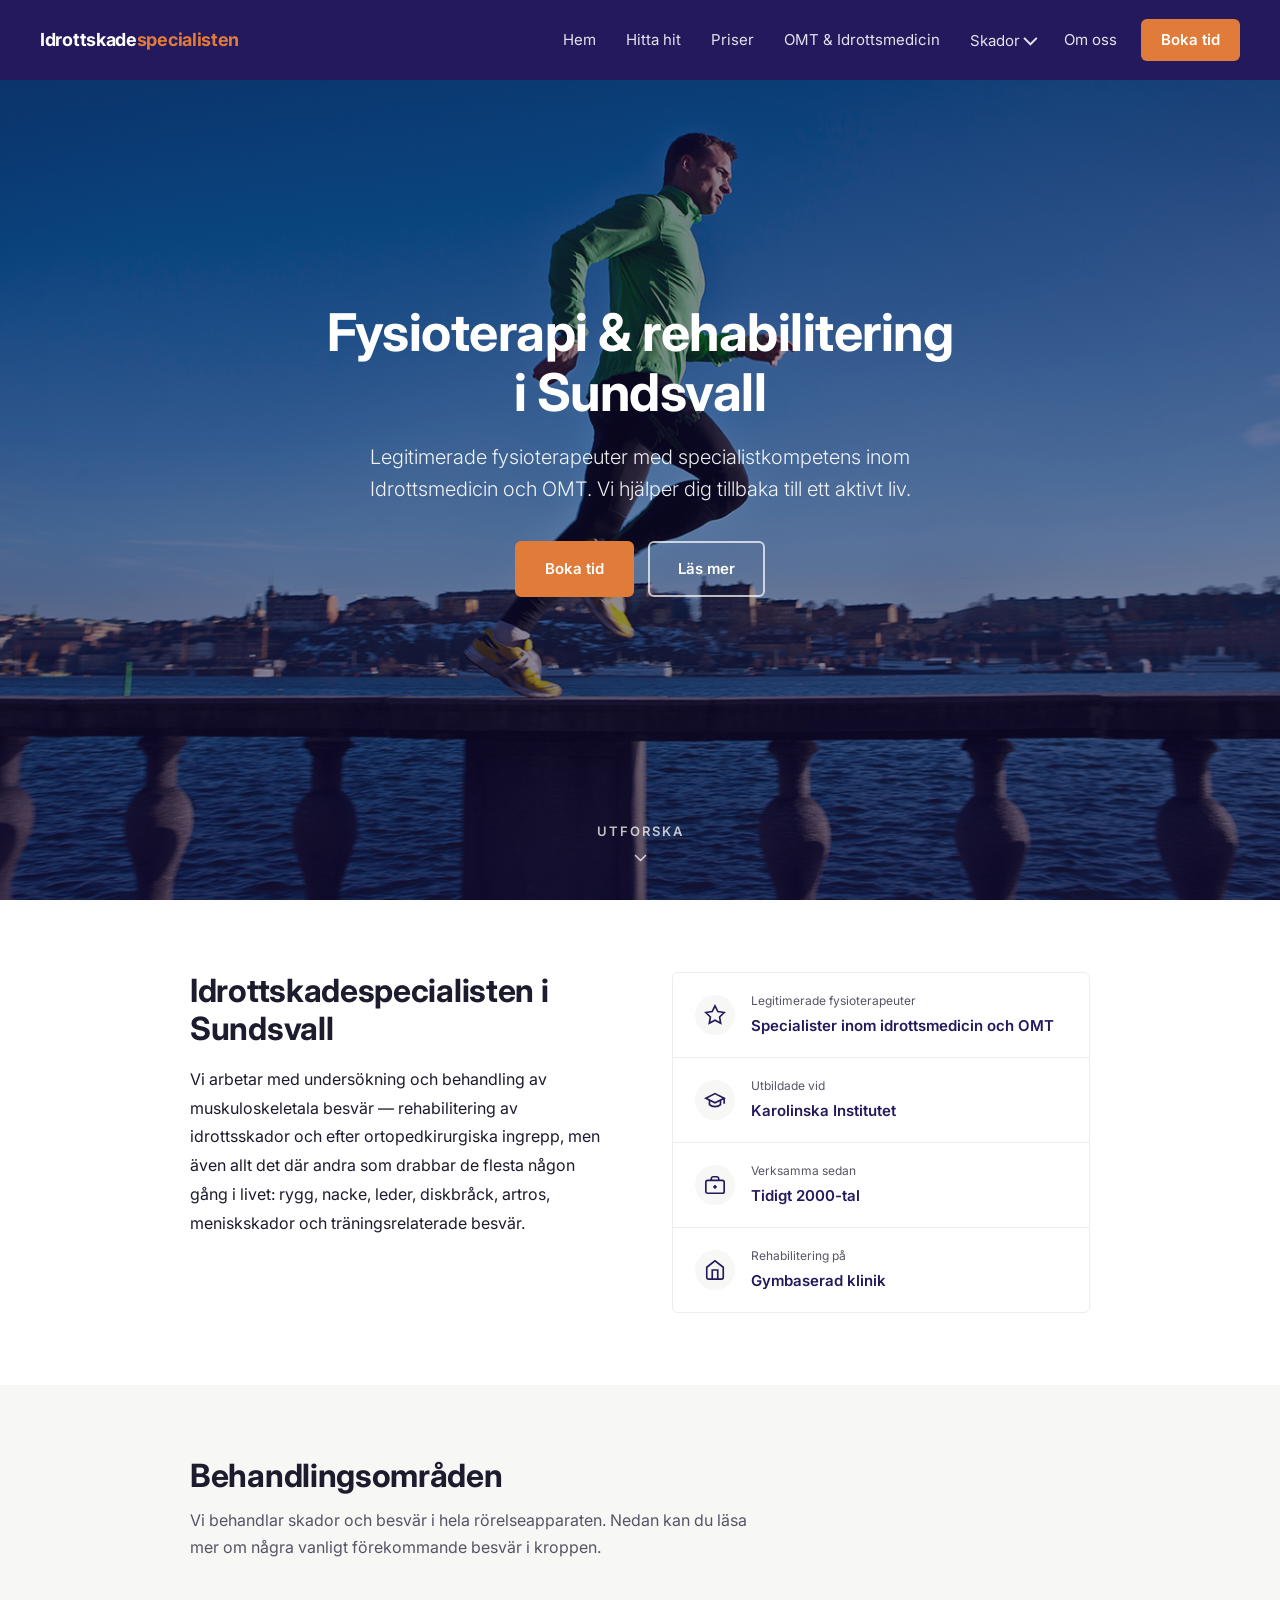
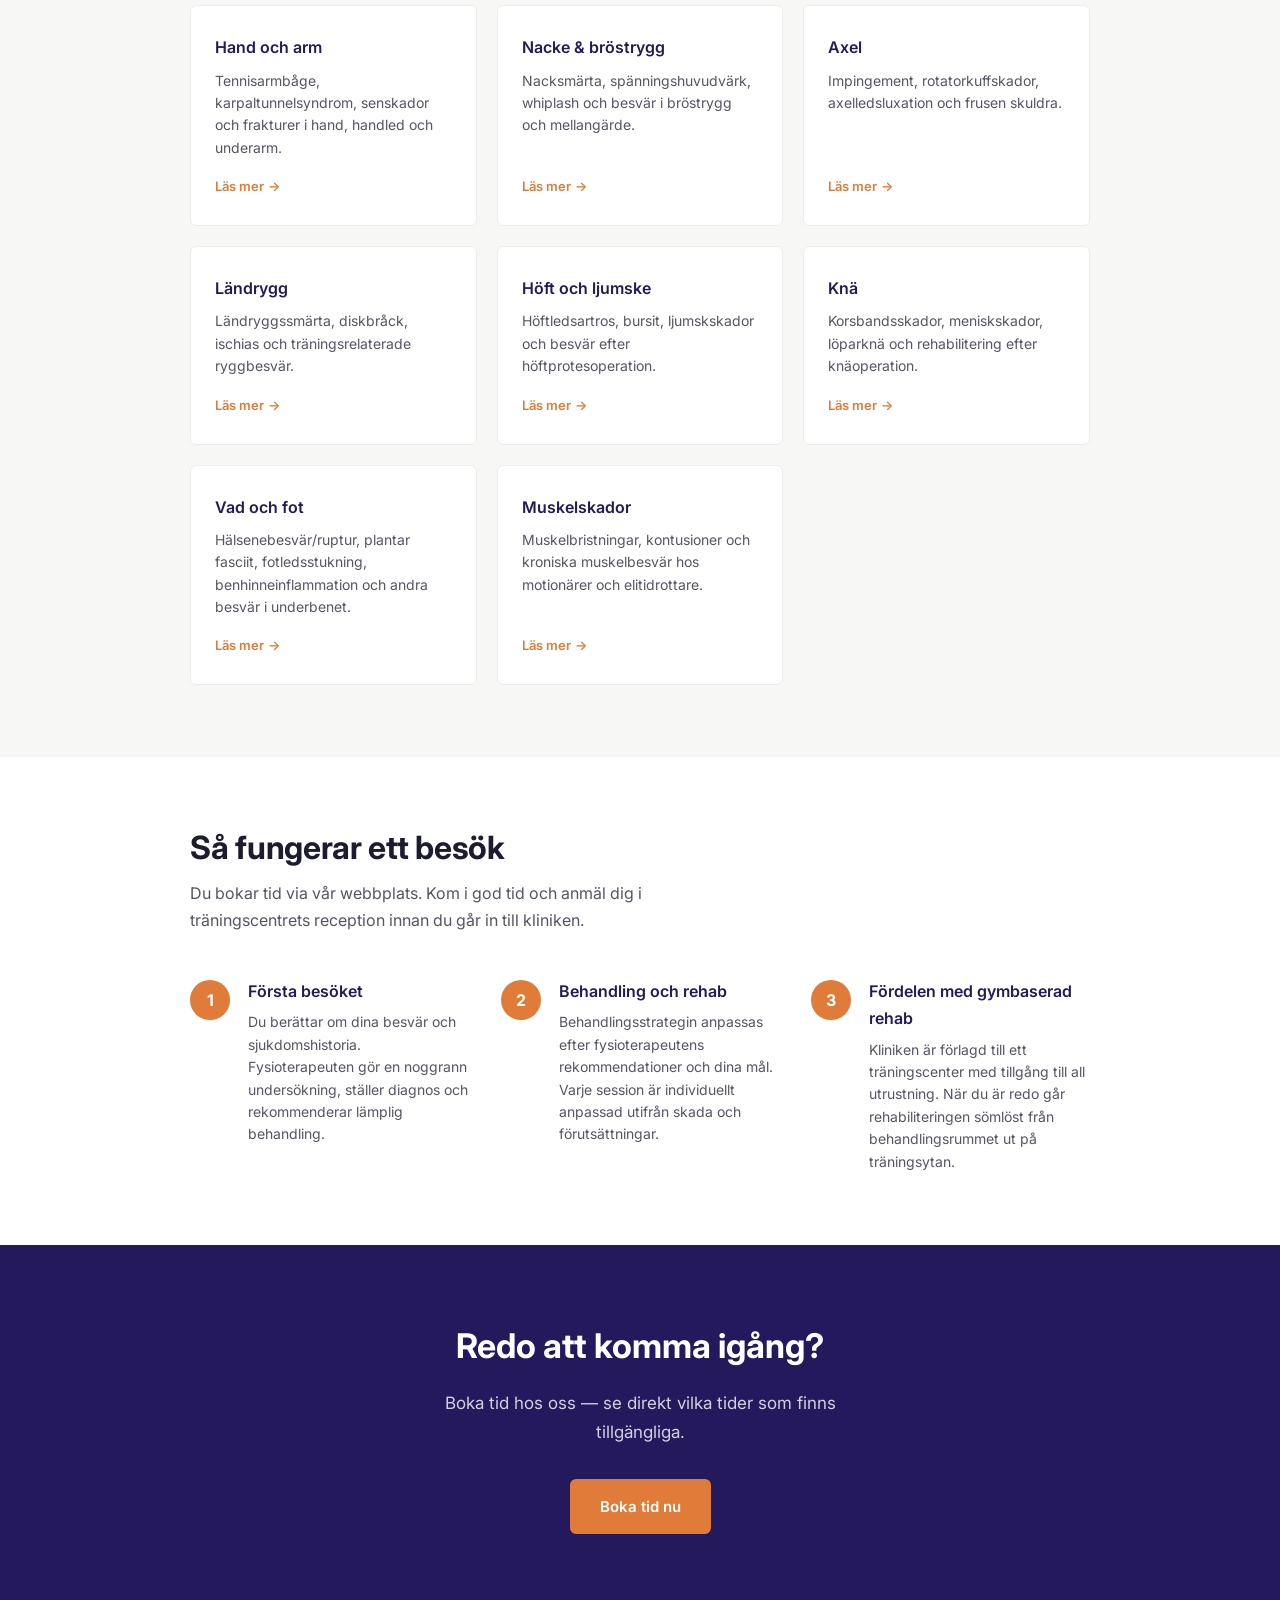
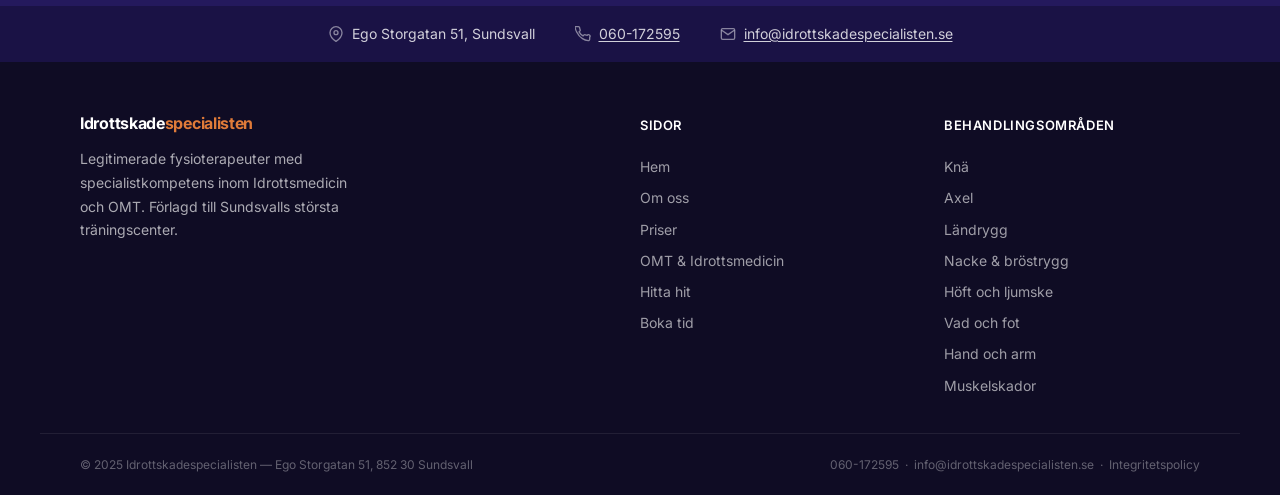
<file: index.html>
﻿<!DOCTYPE html>
<html lang="sv">
<head>
  <meta charset="UTF-8">
  <meta name="viewport" content="width=device-width, initial-scale=1.0">
  <title>Idrottskadespecialisten – Fysioterapi &amp; Rehab i Sundsvall</title>
  <meta name="description" content="Legitimerade fysioterapeuter med specialistkompetens inom Idrottsmedicin och OMT. Vi behandlar muskuloskeletala besvär, idrottsskador och rehabiliterar efter operation. Boka tid i Sundsvall.">
  <link rel="canonical" href="https://idrottskadespecialisten.se/">
  <meta property="og:title" content="Idrottskadespecialisten – Fysioterapi &amp; Rehab i Sundsvall">
  <meta property="og:description" content="Legitimerade fysioterapeuter med specialistkompetens inom Idrottsmedicin och OMT. Boka tid i Sundsvall.">
  <meta property="og:type" content="website">
  <meta property="og:url" content="https://idrottskadespecialisten.se/">
  <meta property="og:locale" content="sv_SE">
  <meta property="og:image" content="https://idrottskadespecialisten.se/images/logo.png">
  <link rel="icon" type="image/png" href="images/favicon.png">
  <link rel="preconnect" href="https://fonts.googleapis.com">
  <link rel="preconnect" href="https://fonts.gstatic.com" crossorigin>
  <link href="https://fonts.googleapis.com/css2?family=Inter:wght@300;400;600;700&display=swap" rel="stylesheet">
  <link rel="stylesheet" href="css/style.css">
  <script type="application/ld+json">
  {
    "@context": "https://schema.org",
    "@type": "MedicalBusiness",
    "name": "Idrottskadespecialisten",
    "description": "Fysioterapi, rehabilitering och behandling av idrottsskador och muskuloskeletala besvär i Sundsvall",
    "url": "https://idrottskadespecialisten.se",
    "telephone": "060-172595",
    "email": "info@idrottskadespecialisten.se",
    "address": {
      "@type": "PostalAddress",
      "streetAddress": "Ego Storgatan 51",
      "addressLocality": "Sundsvall",
      "postalCode": "852 30",
      "addressCountry": "SE"
    },
    "medicalSpecialty": ["Physiotherapy", "Sports Medicine"],
    "employee": [
      {
        "@type": "Person",
        "name": "Tobias Rollne",
        "jobTitle": "Legitimerad fysioterapeut, specialist Idrottsmedicin & OMT"
      },
      {
        "@type": "Person",
        "name": "Beatrice Rollne",
        "jobTitle": "Legitimerad fysioterapeut, specialist Idrottsmedicin & OMT"
      }
    ]
  }
  </script>
</head>
<body>

<a class="skip-link" href="#main">Hoppa till innehåll</a>

<!-- ===================== HEADER / NAV ===================== -->
<header class="site-header">
  <div class="nav-inner">
    <a href="/" class="site-logo">Idrottskade<span>specialisten</span></a>

    <nav aria-label="Huvudmeny">
      <ul class="nav-list">
        <li><a href="/">Hem</a></li>
        <li><a href="/hitta-hit/">Hitta hit</a></li>
        <li><a href="/priser/">Priser</a></li>
        <li><a href="/omt-idrottsmedicin/">OMT &amp; Idrottsmedicin</a></li>
        <li class="has-dropdown">
          <button aria-expanded="false" aria-haspopup="true">
            Skador <span class="chevron" aria-hidden="true"></span>
          </button>
          <ul class="dropdown" role="menu">
            <li><a href="/hand-arm/" role="menuitem">Hand och arm</a></li>
            <li><a href="/nacke/" role="menuitem">Nacke &amp; bröstrygg</a></li>
            <li><a href="/axel/" role="menuitem">Axel</a></li>
            <li><a href="/landrygg/" role="menuitem">Ländrygg</a></li>
            <li><a href="/hoft-ljumske/" role="menuitem">Höft och ljumske</a></li>
            <li><a href="/knaled/" role="menuitem">Knä</a></li>
            <li><a href="/vad-fot/" role="menuitem">Vad och fot</a></li>
            <li><a href="/muskelskador/" role="menuitem">Muskelskador</a></li>
          </ul>
        </li>
        <li><a href="/om-oss/">Om oss</a></li>
        <li><a href="/bokning/" class="nav-book">Boka tid</a></li>
      </ul>
    </nav>

    <button class="nav-toggle" id="nav-toggle" aria-label="Öppna meny" aria-expanded="false" aria-controls="nav-mobile">
      <span></span><span></span><span></span>
    </button>
  </div>
</header>

<!-- Mobile nav -->
<nav id="nav-mobile" class="nav-mobile" aria-label="Mobilmeny">
  <a href="/">Hem</a>
  <a href="/hitta-hit/">Hitta hit</a>
  <a href="/priser/">Priser</a>
  <a href="/omt-idrottsmedicin/">OMT &amp; Idrottsmedicin</a>
  <div class="sub-group">
    <a href="/hand-arm/">Hand och arm</a>
    <a href="/nacke/">Nacke &amp; bröstrygg</a>
    <a href="/axel/">Axel</a>
    <a href="/landrygg/">Ländrygg</a>
    <a href="/hoft-ljumske/">Höft och ljumske</a>
    <a href="/knaled/">Knä</a>
    <a href="/vad-fot/">Vad och fot</a>
    <a href="/muskelskador/">Muskelskador</a>
  </div>
  <a href="/om-oss/">Om oss</a>
  <a href="/bokning/" class="book-mobile">Boka tid</a>
</nav>

<!-- ===================== HERO ===================== -->
<section class="hero" aria-label="Välkommen">
  <div class="hero-content">
    <h1>Fysioterapi &amp; rehabilitering i Sundsvall</h1>
    <p>Legitimerade fysioterapeuter med specialistkompetens inom Idrottsmedicin och OMT. Vi hjälper dig tillbaka till ett aktivt liv.</p>
    <div class="hero-actions">
      <a href="/bokning/" class="btn btn-primary">Boka tid</a>
      <a href="#main" class="btn btn-outline">Läs mer</a>
    </div>
  </div>
  <div class="hero-scroll" aria-hidden="true">
    <span>Utforska</span>
    <svg width="20" height="20" viewBox="0 0 24 24" fill="none" stroke="currentColor" stroke-width="2" stroke-linecap="round" stroke-linejoin="round"><polyline points="6 9 12 15 18 9"></polyline></svg>
  </div>
</section>

<!-- ===================== MAIN ===================== -->
<main id="main">

  <!-- Intro -->
  <section class="section" aria-labelledby="intro-heading">
    <div class="container">
      <div class="intro-layout">

        <div class="intro-text">
          <h2 class="section-heading" id="intro-heading">Idrottskadespecialisten i Sundsvall</h2>
          <div class="prose">
            <p>Vi arbetar med undersökning och behandling av muskuloskeletala besvär — rehabilitering av idrottsskador och efter ortopedkirurgiska ingrepp, men även allt det där andra som drabbar de flesta någon gång i livet: rygg, nacke, leder, diskbråck, artros, meniskskador och träningsrelaterade besvär.</p>
          </div>
        </div>

        <div class="intro-credentials">
          <div class="credential">
            <div class="credential-icon" aria-hidden="true">
              <svg width="22" height="22" viewBox="0 0 24 24" fill="none" stroke="currentColor" stroke-width="1.8"><path d="M12 2l3.09 6.26L22 9.27l-5 4.87 1.18 6.88L12 17.77l-6.18 3.25L7 14.14 2 9.27l6.91-1.01L12 2z"/></svg>
            </div>
            <div>
              <p class="credential-label">Legitimerade fysioterapeuter</p>
              <p class="credential-value">Specialister inom idrottsmedicin och OMT</p>
            </div>
          </div>
          <div class="credential">
            <div class="credential-icon" aria-hidden="true">
              <svg width="22" height="22" viewBox="0 0 24 24" fill="none" stroke="currentColor" stroke-width="1.8"><path d="M22 10v6M2 10l10-5 10 5-10 5z"/><path d="M6 12v5c3 3 9 3 12 0v-5"/></svg>
            </div>
            <div>
              <p class="credential-label">Utbildade vid</p>
              <p class="credential-value">Karolinska Institutet</p>
            </div>
          </div>
          <div class="credential">
            <div class="credential-icon" aria-hidden="true">
              <svg width="22" height="22" viewBox="0 0 24 24" fill="none" stroke="currentColor" stroke-width="1.8"><rect x="2" y="7" width="20" height="14" rx="2"/><path d="M16 7V5a2 2 0 00-2-2h-4a2 2 0 00-2 2v2"/><line x1="12" y1="12" x2="12" y2="16"/><line x1="10" y1="14" x2="14" y2="14"/></svg>
            </div>
            <div>
              <p class="credential-label">Verksamma sedan</p>
              <p class="credential-value">Tidigt 2000-tal</p>
            </div>
          </div>
          <div class="credential">
            <div class="credential-icon" aria-hidden="true">
              <svg width="22" height="22" viewBox="0 0 24 24" fill="none" stroke="currentColor" stroke-width="1.8"><path d="M3 9l9-7 9 7v11a2 2 0 01-2 2H5a2 2 0 01-2-2z"/><polyline points="9 22 9 12 15 12 15 22"/></svg>
            </div>
            <div>
              <p class="credential-label">Rehabilitering på</p>
              <p class="credential-value">Gymbaserad klinik</p>
            </div>
          </div>
        </div>

      </div>
    </div>
  </section>

  <!-- Treatment areas -->
  <section class="section section-alt" aria-labelledby="skador-heading">
    <div class="container">
      <h2 class="section-heading" id="skador-heading">Behandlingsområden</h2>
      <p class="section-sub">Vi behandlar skador och besvär i hela rörelseapparaten. Nedan kan du läsa mer om några vanligt förekommande besvär i kroppen.</p>
      <div class="cards-grid">
        <a href="/hand-arm/" class="card">
          <h3>Hand och arm</h3>
          <p>Tennisarmbåge, karpaltunnelsyndrom, senskador och frakturer i hand, handled och underarm.</p>
          <span class="card-arrow">Läs mer</span>
        </a>
        <a href="/nacke/" class="card">
          <h3>Nacke &amp; bröstrygg</h3>
          <p>Nacksmärta, spänningshuvudvärk, whiplash och besvär i bröstrygg och mellangärde.</p>
          <span class="card-arrow">Läs mer</span>
        </a>
        <a href="/axel/" class="card">
          <h3>Axel</h3>
          <p>Impingement, rotatorkuffskador, axelledsluxation och frusen skuldra.</p>
          <span class="card-arrow">Läs mer</span>
        </a>
        <a href="/landrygg/" class="card">
          <h3>Ländrygg</h3>
          <p>Ländryggssmärta, diskbråck, ischias och träningsrelaterade ryggbesvär.</p>
          <span class="card-arrow">Läs mer</span>
        </a>
        <a href="/hoft-ljumske/" class="card">
          <h3>Höft och ljumske</h3>
          <p>Höftledsartros, bursit, ljumskskador och besvär efter höftprotesoperation.</p>
          <span class="card-arrow">Läs mer</span>
        </a>
        <a href="/knaled/" class="card">
          <h3>Knä</h3>
          <p>Korsbandsskador, meniskskador, löparknä och rehabilitering efter knäoperation.</p>
          <span class="card-arrow">Läs mer</span>
        </a>
        <a href="/vad-fot/" class="card">
          <h3>Vad och fot</h3>
          <p>Hälsenebesvär/ruptur, plantar fasciit, fotledsstukning, benhinneinflammation och andra besvär i underbenet.</p>
          <span class="card-arrow">Läs mer</span>
        </a>
        <a href="/muskelskador/" class="card">
          <h3>Muskelskador</h3>
          <p>Muskelbristningar, kontusioner och kroniska muskelbesvär hos motionärer och elitidrottare.</p>
          <span class="card-arrow">Läs mer</span>
        </a>
      </div>
    </div>
  </section>

  <!-- How a visit works -->
  <section class="section" aria-labelledby="besok-heading">
    <div class="container">
      <h2 class="section-heading" id="besok-heading">Så fungerar ett besök</h2>
      <p class="section-sub">Du bokar tid via vår webbplats. Kom i god tid och anmäl dig i träningscentrets reception innan du går in till kliniken.</p>
      <div class="steps">
        <div class="step">
          <div class="step-num" aria-hidden="true">1</div>
          <div class="step-body">
            <h3>Första besöket</h3>
            <p>Du berättar om dina besvär och sjukdomshistoria. Fysioterapeuten gör en noggrann undersökning, ställer diagnos och rekommenderar lämplig behandling.</p>
          </div>
        </div>
        <div class="step">
          <div class="step-num" aria-hidden="true">2</div>
          <div class="step-body">
            <h3>Behandling och rehab</h3>
            <p>Behandlingsstrategin anpassas efter fysioterapeutens rekommendationer och dina mål. Varje session är individuellt anpassad utifrån skada och förutsättningar.</p>
          </div>
        </div>
        <div class="step">
          <div class="step-num" aria-hidden="true">3</div>
          <div class="step-body">
            <h3>Fördelen med gymbaserad rehab</h3>
            <p>Kliniken är förlagd till ett träningscenter med tillgång till all utrustning. När du är redo går rehabiliteringen sömlöst från behandlingsrummet ut på träningsytan.</p>
          </div>
        </div>
      </div>
    </div>
  </section>

  <!-- CTA -->
  <section class="cta-banner" aria-labelledby="cta-heading">
    <h2 id="cta-heading">Redo att komma igång?</h2>
    <p>Boka tid hos oss — se direkt vilka tider som finns tillgängliga.</p>
    <a href="/bokning/" class="btn btn-primary">Boka tid nu</a>
  </section>

</main>

<!-- ===================== INFO STRIP ===================== -->
<div class="info-strip" aria-label="Kontaktinformation">
  <div class="info-item">
    <svg width="16" height="16" viewBox="0 0 24 24" fill="none" stroke="currentColor" stroke-width="2" aria-hidden="true"><path d="M21 10c0 7-9 13-9 13s-9-6-9-13a9 9 0 0118 0z"/><circle cx="12" cy="10" r="3"/></svg>
    Ego Storgatan 51, Sundsvall
  </div>
  <div class="info-item">
    <svg width="16" height="16" viewBox="0 0 24 24" fill="none" stroke="currentColor" stroke-width="2" aria-hidden="true"><path d="M22 16.92v3a2 2 0 01-2.18 2 19.79 19.79 0 01-8.63-3.07A19.5 19.5 0 013.07 9.8a19.79 19.79 0 01-3.07-8.68A2 2 0 012 .99h3a2 2 0 012 1.72c.127.96.361 1.903.7 2.81a2 2 0 01-.45 2.11L6.09 8.91a16 16 0 006 6l1.27-1.27a2 2 0 012.11-.45c.907.339 1.85.573 2.81.7A2 2 0 0122 16.92z"/></svg>
    <a href="tel:060172595">060-172595</a>
  </div>
  <div class="info-item">
    <svg width="16" height="16" viewBox="0 0 24 24" fill="none" stroke="currentColor" stroke-width="2" aria-hidden="true"><path d="M4 4h16c1.1 0 2 .9 2 2v12c0 1.1-.9 2-2 2H4c-1.1 0-2-.9-2-2V6c0-1.1.9-2 2-2z"/><polyline points="22,6 12,13 2,6"/></svg>
    <a href="mailto:info@idrottskadespecialisten.se">info@idrottskadespecialisten.se</a>
  </div>
</div>

<!-- ===================== FOOTER ===================== -->
<footer class="site-footer">
  <div class="footer-inner">
    <div class="footer-brand">
      <span class="site-logo">Idrottskade<span>specialisten</span></span>
      <p>Legitimerade fysioterapeuter med specialistkompetens inom Idrottsmedicin och OMT. Förlagd till Sundsvalls största träningscenter.</p>
    </div>
    <div class="footer-col">
      <h4>Sidor</h4>
      <a href="/">Hem</a>
      <a href="/om-oss/">Om oss</a>
      <a href="/priser/">Priser</a>
      <a href="/omt-idrottsmedicin/">OMT &amp; Idrottsmedicin</a>
      <a href="/hitta-hit/">Hitta hit</a>
      <a href="/bokning/">Boka tid</a>
    </div>
    <div class="footer-col">
      <h4>Behandlingsområden</h4>
      <a href="/knaled/">Knä</a>
      <a href="/axel/">Axel</a>
      <a href="/landrygg/">Ländrygg</a>
      <a href="/nacke/">Nacke &amp; bröstrygg</a>
      <a href="/hoft-ljumske/">Höft och ljumske</a>
      <a href="/vad-fot/">Vad och fot</a>
      <a href="/hand-arm/">Hand och arm</a>
      <a href="/muskelskador/">Muskelskador</a>
    </div>
  </div>
  <div class="footer-bottom">
    <span>&copy; 2025 Idrottskadespecialisten &mdash; Ego Storgatan 51, 852 30 Sundsvall</span>
    <span><a href="tel:060172595">060-172595</a> &nbsp;&middot;&nbsp; <a href="mailto:info@idrottskadespecialisten.se">info@idrottskadespecialisten.se</a> &nbsp;&middot;&nbsp; <a href="/integritetspolicy/">Integritetspolicy</a></span>
  </div>
</footer>

<script src="js/main.js"></script>
</body>
</html>
</file>
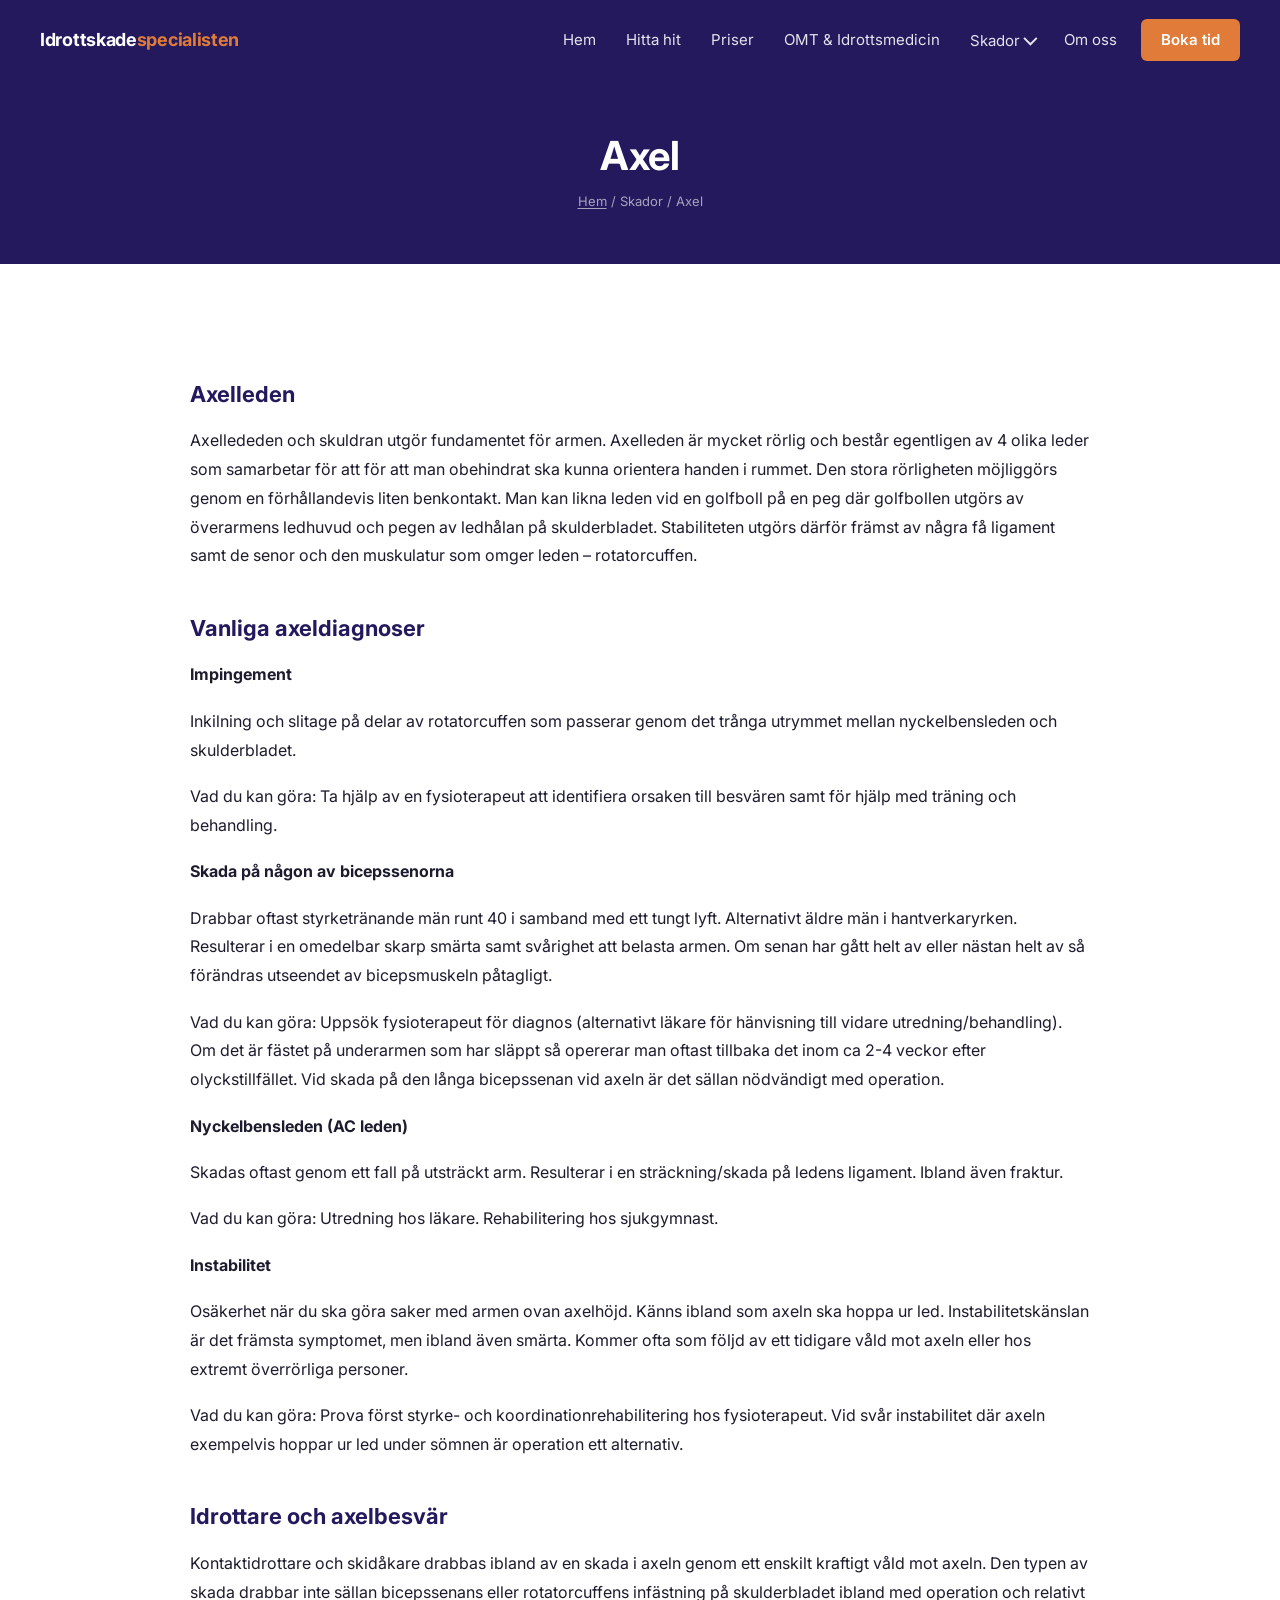
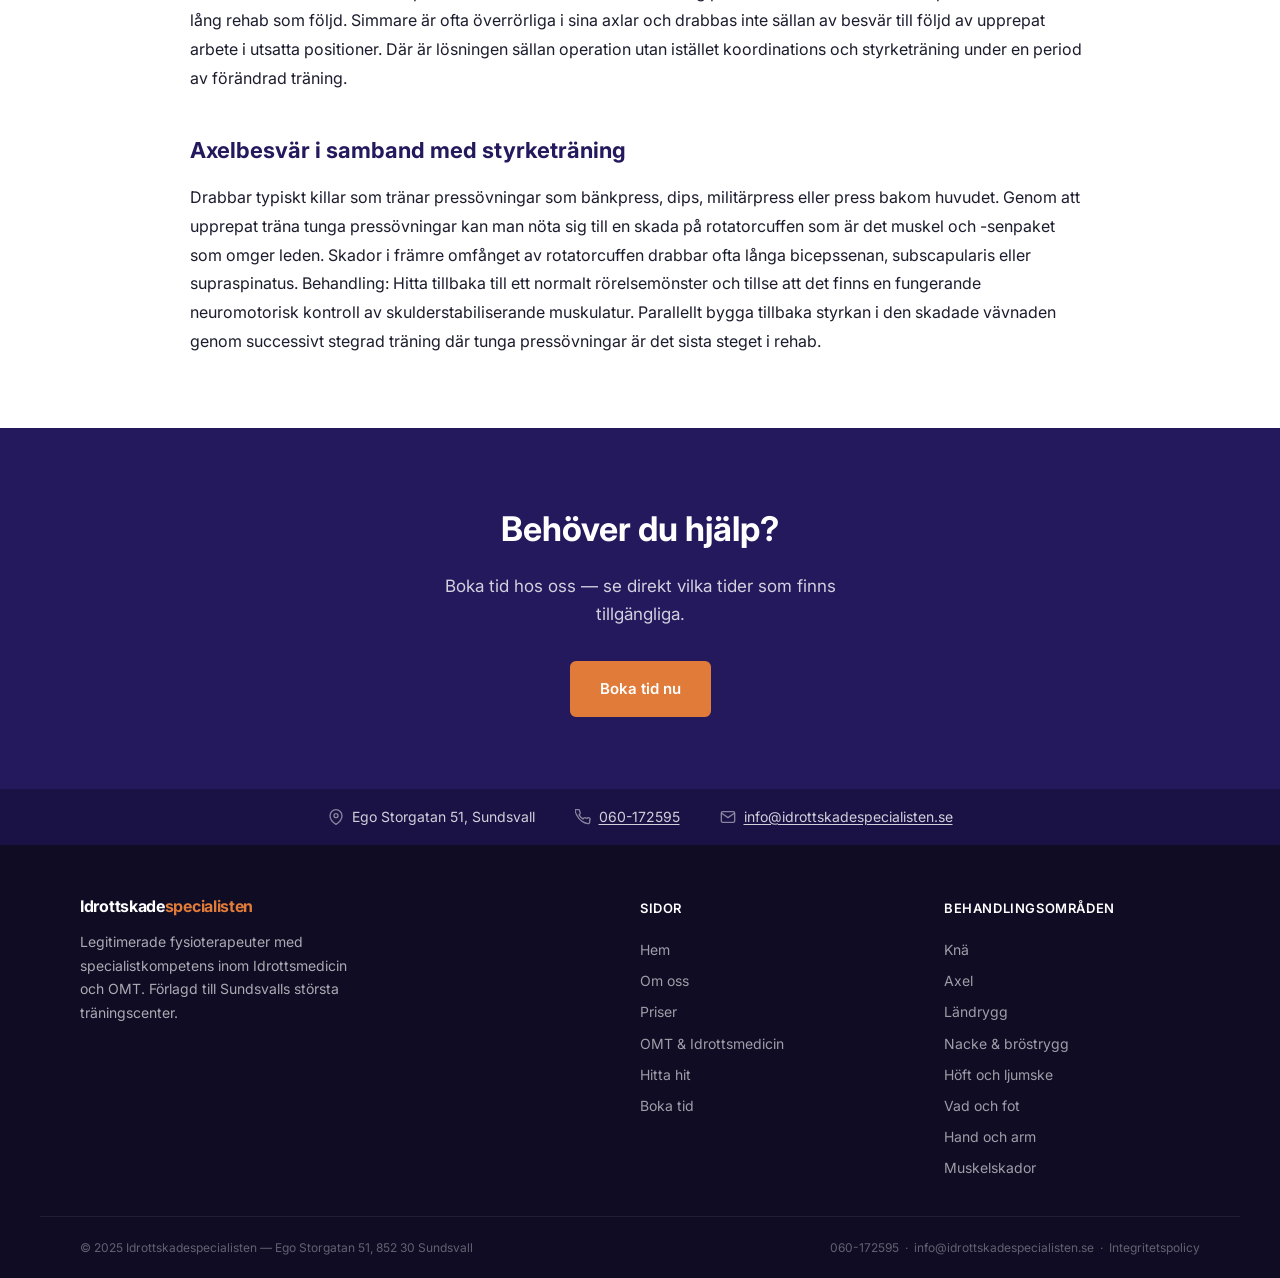
<file: axel/index.html>
﻿<!DOCTYPE html>
<html lang="sv">
<head>
  <meta charset="UTF-8">
  <meta name="viewport" content="width=device-width, initial-scale=1.0">
  <title>Axelbesvär och axelskador – behandling | Idrottskadespecialisten Sundsvall</title>
  <meta name="description" content="Impingement, rotatorkuffskador, instabilitet och axelledsluxation. Fysioterapi och rehab av axelbesvär i Sundsvall.">
  <link rel="canonical" href="https://idrottskadespecialisten.se/axel/">
  <meta property="og:title" content="Axelbesvär och axelskador – behandling | Idrottskadespecialisten Sundsvall">
  <meta property="og:description" content="Impingement, rotatorkuffskador, instabilitet och axelledsluxation. Fysioterapi och rehab av axelbesvär i Sundsvall.">
  <meta property="og:type" content="website">
  <meta property="og:url" content="https://idrottskadespecialisten.se/axel/">
  <meta property="og:locale" content="sv_SE">
  <meta property="og:image" content="https://idrottskadespecialisten.se/images/logo.png">
  <link rel="icon" type="image/png" href="../images/favicon.png">
  <link rel="preconnect" href="https://fonts.googleapis.com">
  <link rel="preconnect" href="https://fonts.gstatic.com" crossorigin>
  <link href="https://fonts.googleapis.com/css2?family=Inter:wght@300;400;600;700&display=swap" rel="stylesheet">
  <link rel="stylesheet" href="../css/style.css">
  <script type="application/ld+json">
  {
    "@context": "https://schema.org",
    "@type": "MedicalWebPage",
    "name": "Axelbesvär och axelskador – behandling | Idrottskadespecialisten Sundsvall",
    "description": "Impingement, rotatorkuffskador, instabilitet och axelledsluxation. Fysioterapi och rehab av axelbesvär i Sundsvall.",
    "url": "https://idrottskadespecialisten.se/axel/",
    "inLanguage": "sv",
    "isPartOf": {
      "@type": "MedicalBusiness",
      "name": "Idrottskadespecialisten",
      "url": "https://idrottskadespecialisten.se"
    }
  }
  </script>
</head>
<body>

<a class="skip-link" href="#main">Hoppa till innehåll</a>

<header class="site-header">
  <div class="nav-inner">
    <a href="/" class="site-logo">Idrottskade<span>specialisten</span></a>
    <nav aria-label="Huvudmeny">
      <ul class="nav-list">
        <li><a href="/">Hem</a></li>
        <li><a href="/hitta-hit/">Hitta hit</a></li>
        <li><a href="/priser/">Priser</a></li>
        <li><a href="/omt-idrottsmedicin/">OMT &amp; Idrottsmedicin</a></li>
        <li class="has-dropdown">
          <button aria-expanded="false" aria-haspopup="true">Skador <span class="chevron" aria-hidden="true"></span></button>
          <ul class="dropdown" role="menu">
            <li><a href="/hand-arm/" role="menuitem">Hand och arm</a></li>
            <li><a href="/nacke/" role="menuitem">Nacke &amp; bröstrygg</a></li>
            <li><a href="/axel/" role="menuitem" class="current">Axel</a></li>
            <li><a href="/landrygg/" role="menuitem">Ländrygg</a></li>
            <li><a href="/hoft-ljumske/" role="menuitem">Höft och ljumske</a></li>
            <li><a href="/knaled/" role="menuitem">Knä</a></li>
            <li><a href="/vad-fot/" role="menuitem">Vad och fot</a></li>
            <li><a href="/muskelskador/" role="menuitem">Muskelskador</a></li>
          </ul>
        </li>
        <li><a href="/om-oss/">Om oss</a></li>
        <li><a href="/bokning/" class="nav-book">Boka tid</a></li>
      </ul>
    </nav>
    <button class="nav-toggle" id="nav-toggle" aria-label="Öppna meny" aria-expanded="false" aria-controls="nav-mobile">
      <span></span><span></span><span></span>
    </button>
  </div>
</header>

<nav id="nav-mobile" class="nav-mobile" aria-label="Mobilmeny">
  <a href="/">Hem</a>
  <a href="/hitta-hit/">Hitta hit</a>
  <a href="/priser/">Priser</a>
  <a href="/omt-idrottsmedicin/">OMT &amp; Idrottsmedicin</a>
  <div class="sub-group">
    <a href="/hand-arm/">Hand och arm</a>
    <a href="/nacke/">Nacke &amp; bröstrygg</a>
    <a href="/axel/">Axel</a>
    <a href="/landrygg/">Ländrygg</a>
    <a href="/hoft-ljumske/">Höft och ljumske</a>
    <a href="/knaled/">Knä</a>
    <a href="/vad-fot/">Vad och fot</a>
    <a href="/muskelskador/">Muskelskador</a>
  </div>
  <a href="/om-oss/">Om oss</a>
  <a href="/bokning/" class="book-mobile">Boka tid</a>
</nav>

<div class="page-banner">
  <h1>Axel</h1>
  <p class="breadcrumb"><a href="/">Hem</a> / Skador / Axel</p>
</div>

<main id="main">

  <section class="section">
    <div class="container">
      <div class="prose">
        <h2>Axelleden</h2>
        <p>Axellededen och skuldran utgör fundamentet för armen. Axelleden är mycket rörlig och består egentligen av 4 olika leder som samarbetar för att för att man obehindrat ska kunna orientera handen i rummet. Den stora rörligheten möjliggörs genom en förhållandevis liten benkontakt. Man kan likna leden vid en golfboll på en peg där golfbollen utgörs av överarmens ledhuvud och pegen av ledhålan på skulderbladet. Stabiliteten utgörs därför främst av några få ligament samt de senor och den muskulatur som omger leden – rotatorcuffen.</p>
        <h2>Vanliga axeldiagnoser</h2>
        <p><strong>Impingement</strong></p>
        <p>Inkilning och slitage på delar av rotatorcuffen som passerar genom det trånga utrymmet mellan nyckelbensleden och skulderbladet.</p>
        <p>Vad du kan göra: Ta hjälp av en fysioterapeut att identifiera orsaken till besvären samt för hjälp med träning och behandling.</p>
        <p><strong>Skada på någon av bicepssenorna</strong></p>
        <p>Drabbar oftast styrketränande män runt 40 i samband med ett tungt lyft. Alternativt äldre män i hantverkaryrken. Resulterar i en omedelbar skarp smärta samt svårighet att belasta armen. Om senan har gått helt av eller nästan helt av så förändras utseendet av bicepsmuskeln påtagligt.</p>
        <p>Vad du kan göra: Uppsök fysioterapeut för diagnos (alternativt läkare för hänvisning till vidare utredning/behandling). Om det är fästet på underarmen som har släppt så opererar man oftast tillbaka det inom ca 2-4 veckor efter olyckstillfället. Vid skada på den långa bicepssenan vid axeln är det sällan nödvändigt med operation.</p>
        <p><strong>Nyckelbensleden (AC leden)</strong></p>
        <p>Skadas oftast genom ett fall på utsträckt arm. Resulterar i en sträckning/skada på ledens ligament. Ibland även fraktur.</p>
        <p>Vad du kan göra: Utredning hos läkare. Rehabilitering hos sjukgymnast.</p>
        <p><strong>Instabilitet</strong></p>
        <p>Osäkerhet när du ska göra saker med armen ovan axelhöjd. Känns ibland som axeln ska hoppa ur led. Instabilitetskänslan är det främsta symptomet, men ibland även smärta. Kommer ofta som följd av ett tidigare våld mot axeln eller hos extremt överrörliga personer.</p>
        <p>Vad du kan göra: Prova först styrke- och koordinationrehabilitering hos fysioterapeut. Vid svår instabilitet där axeln exempelvis hoppar ur led under sömnen är operation ett alternativ.</p>
        <h2>Idrottare och axelbesvär</h2>
        <p>Kontaktidrottare och skidåkare drabbas ibland av en skada i axeln genom ett enskilt kraftigt våld mot axeln. Den typen av skada drabbar inte sällan bicepssenans eller rotatorcuffens infästning på skulderbladet ibland med operation och relativt lång rehab som följd. Simmare är ofta överrörliga i sina axlar och drabbas inte sällan av besvär till följd av upprepat arbete i utsatta positioner. Där är lösningen sällan operation utan istället koordinations och styrketräning under en period av förändrad träning.</p>
        <h2>Axelbesvär i samband med styrketräning</h2>
        <p>Drabbar typiskt killar som tränar pressövningar som bänkpress, dips, militärpress eller press bakom huvudet. Genom att upprepat träna tunga pressövningar kan man nöta sig till en skada på rotatorcuffen som är det muskel och -senpaket som omger leden. Skador i främre omfånget av rotatorcuffen drabbar ofta långa bicepssenan, subscapularis eller supraspinatus. Behandling: Hitta tillbaka till ett normalt rörelsemönster och tillse att det finns en fungerande neuromotorisk kontroll av skulderstabiliserande muskulatur. Parallellt bygga tillbaka styrkan i den skadade vävnaden genom successivt stegrad träning där tunga pressövningar är det sista steget i rehab.</p>
      </div>
    </div>
  </section>

  <section class="cta-banner">
    <h2>Behöver du hjälp?</h2>
    <p>Boka tid hos oss — se direkt vilka tider som finns tillgängliga.</p>
    <a href="/bokning/" class="btn btn-primary">Boka tid nu</a>
  </section>

</main>

<div class="info-strip" aria-label="Kontaktinformation">
  <div class="info-item">
    <svg width="16" height="16" viewBox="0 0 24 24" fill="none" stroke="currentColor" stroke-width="2" aria-hidden="true"><path d="M21 10c0 7-9 13-9 13s-9-6-9-13a9 9 0 0118 0z"/><circle cx="12" cy="10" r="3"/></svg>
    Ego Storgatan 51, Sundsvall
  </div>
  <div class="info-item">
    <svg width="16" height="16" viewBox="0 0 24 24" fill="none" stroke="currentColor" stroke-width="2" aria-hidden="true"><path d="M22 16.92v3a2 2 0 01-2.18 2 19.79 19.79 0 01-8.63-3.07A19.5 19.5 0 013.07 9.8a19.79 19.79 0 01-3.07-8.68A2 2 0 012 .99h3a2 2 0 012 1.72c.127.96.361 1.903.7 2.81a2 2 0 01-.45 2.11L6.09 8.91a16 16 0 006 6l1.27-1.27a2 2 0 012.11-.45c.907.339 1.85.573 2.81.7A2 2 0 0122 16.92z"/></svg>
    <a href="tel:060172595">060-172595</a>
  </div>
  <div class="info-item">
    <svg width="16" height="16" viewBox="0 0 24 24" fill="none" stroke="currentColor" stroke-width="2" aria-hidden="true"><path d="M4 4h16c1.1 0 2 .9 2 2v12c0 1.1-.9 2-2 2H4c-1.1 0-2-.9-2-2V6c0-1.1.9-2 2-2z"/><polyline points="22,6 12,13 2,6"/></svg>
    <a href="mailto:info@idrottskadespecialisten.se">info@idrottskadespecialisten.se</a>
  </div>
</div>

<footer class="site-footer">
  <div class="footer-inner">
    <div class="footer-brand">
      <span class="site-logo">Idrottskade<span>specialisten</span></span>
      <p>Legitimerade fysioterapeuter med specialistkompetens inom Idrottsmedicin och OMT. Förlagd till Sundsvalls största träningscenter.</p>
    </div>
    <div class="footer-col">
      <h4>Sidor</h4>
      <a href="/">Hem</a>
      <a href="/om-oss/">Om oss</a>
      <a href="/priser/">Priser</a>
      <a href="/omt-idrottsmedicin/">OMT &amp; Idrottsmedicin</a>
      <a href="/hitta-hit/">Hitta hit</a>
      <a href="/bokning/">Boka tid</a>
    </div>
    <div class="footer-col">
      <h4>Behandlingsområden</h4>
      <a href="/knaled/">Knä</a>
      <a href="/axel/">Axel</a>
      <a href="/landrygg/">Ländrygg</a>
      <a href="/nacke/">Nacke &amp; bröstrygg</a>
      <a href="/hoft-ljumske/">Höft och ljumske</a>
      <a href="/vad-fot/">Vad och fot</a>
      <a href="/hand-arm/">Hand och arm</a>
      <a href="/muskelskador/">Muskelskador</a>
    </div>
  </div>
  <div class="footer-bottom">
    <span>&copy; 2025 Idrottskadespecialisten &mdash; Ego Storgatan 51, 852 30 Sundsvall</span>
    <span><a href="tel:060172595">060-172595</a> &nbsp;&middot;&nbsp; <a href="mailto:info@idrottskadespecialisten.se">info@idrottskadespecialisten.se</a> &nbsp;&middot;&nbsp; <a href="/integritetspolicy/">Integritetspolicy</a></span>
  </div>
</footer>

<script src="../js/main.js"></script>
</body>
</html>
</file>
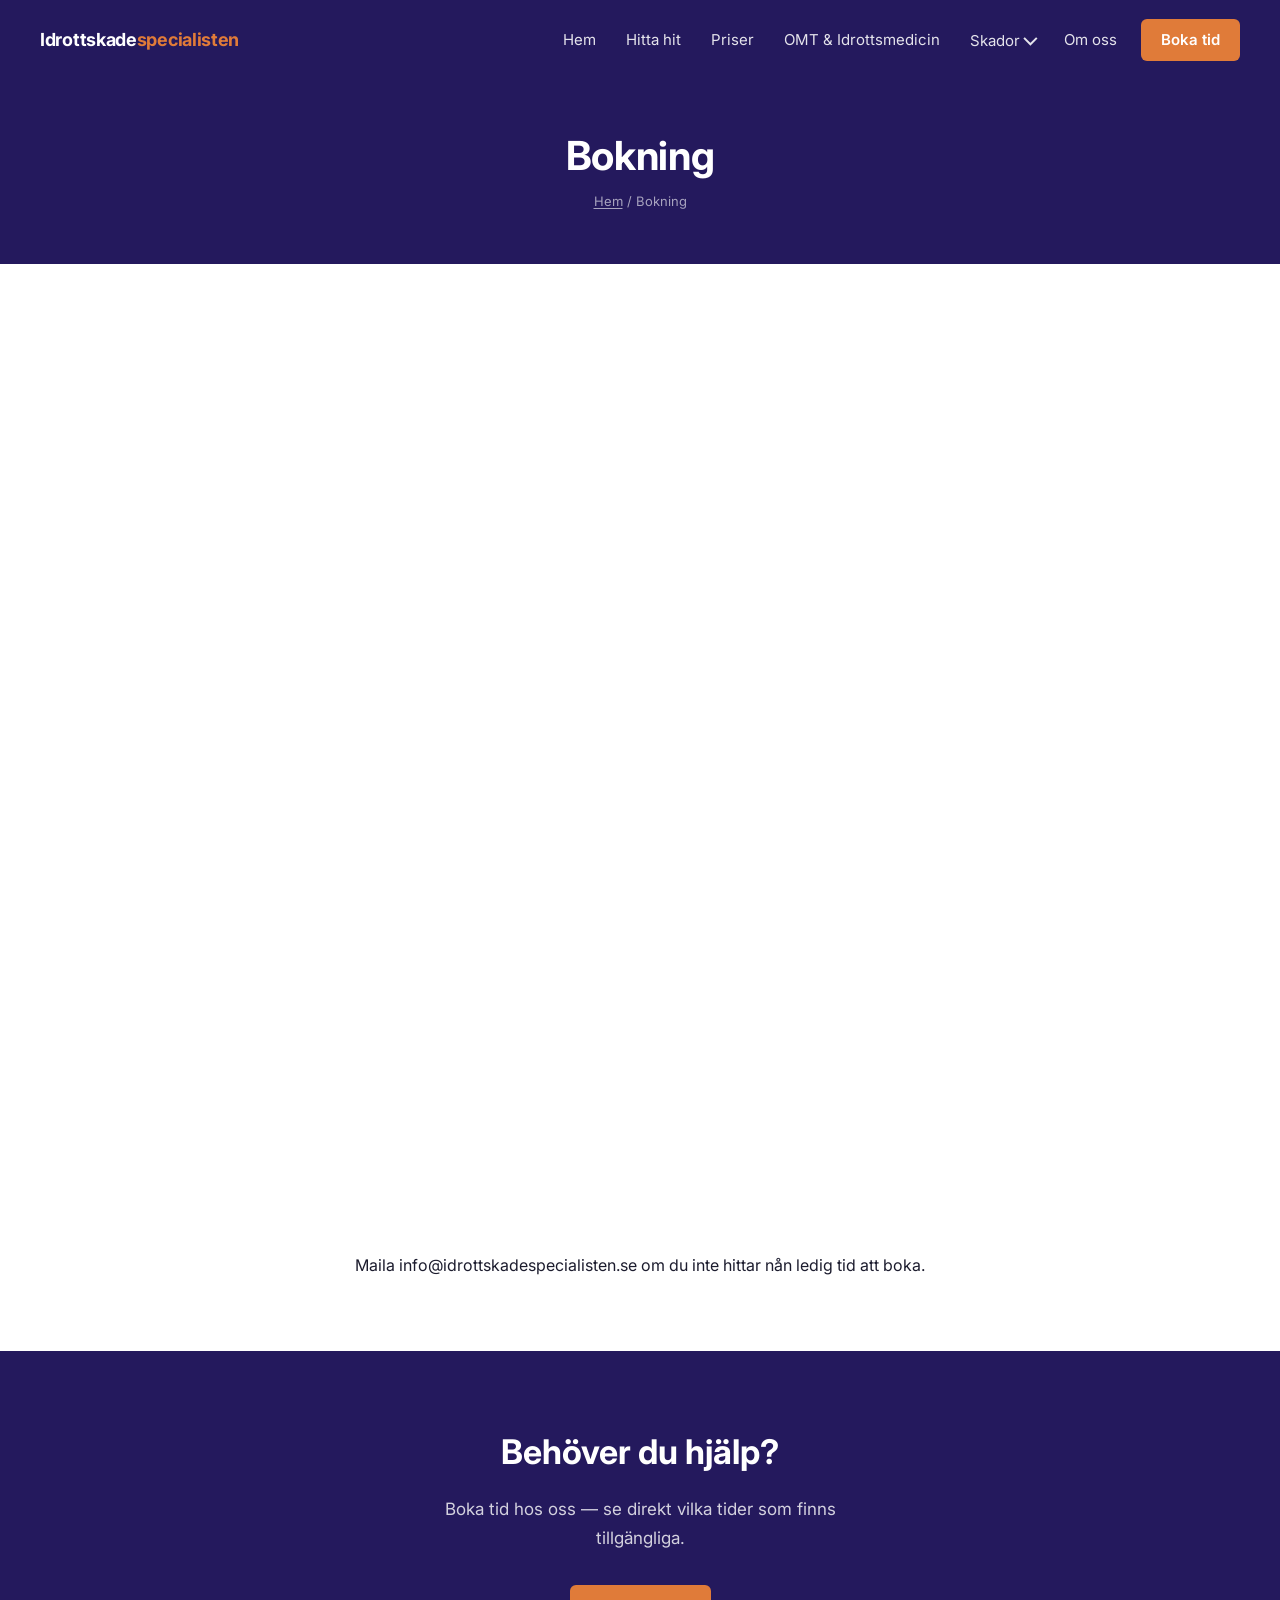
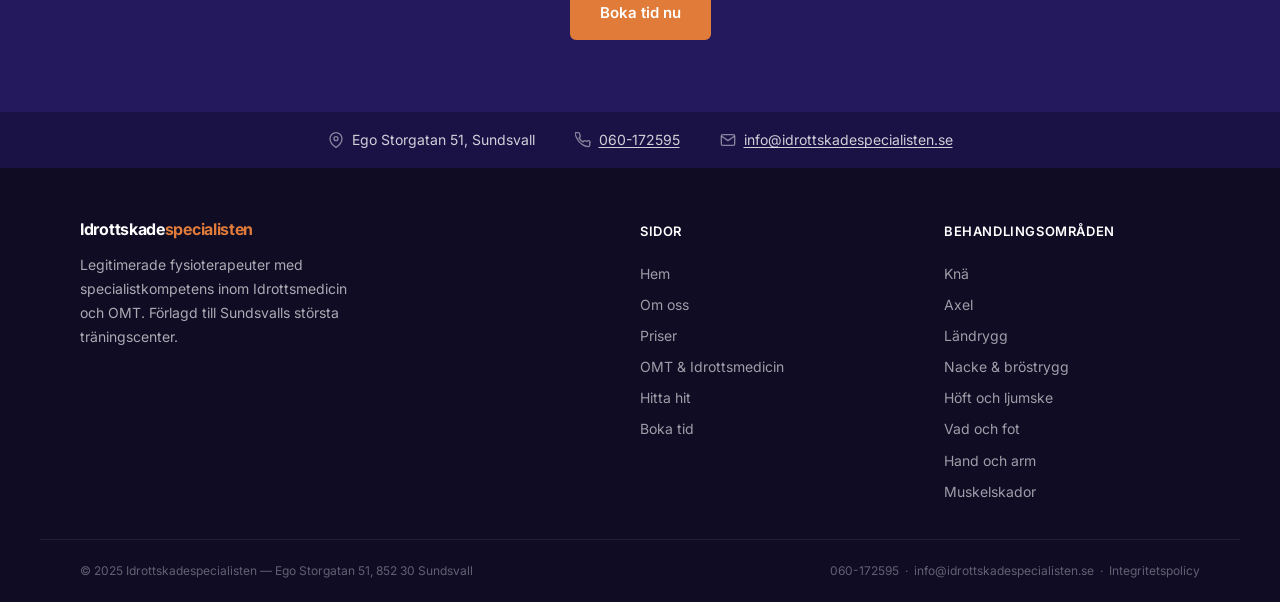
<file: bokning/index.html>
﻿<!DOCTYPE html>
<html lang="sv">
<head>
  <meta charset="UTF-8">
  <meta name="viewport" content="width=device-width, initial-scale=1.0">
  <title>Boka tid – Idrottskadespecialisten Sundsvall</title>
  <meta name="description" content="Boka tid hos Idrottskadespecialisten i Sundsvall – legitimerade fysioterapeuter med specialistkompetens inom Idrottsmedicin och OMT. Remiss krävs inte. Vi svarar inom 1–2 arbetsdagar.">
  <link rel="canonical" href="https://idrottskadespecialisten.se/bokning/">
  <meta property="og:title" content="Boka tid – Idrottskadespecialisten Sundsvall">
  <meta property="og:description" content="Boka tid hos Idrottskadespecialisten i Sundsvall – legitimerade fysioterapeuter med specialistkompetens inom Idrottsmedicin och OMT. Remiss krävs inte.">
  <meta property="og:type" content="website">
  <meta property="og:url" content="https://idrottskadespecialisten.se/bokning/">
  <meta property="og:locale" content="sv_SE">
  <meta property="og:image" content="https://idrottskadespecialisten.se/images/logo.png">
  <link rel="icon" type="image/png" href="../images/favicon.png">
  <link rel="preconnect" href="https://fonts.googleapis.com">
  <link rel="preconnect" href="https://fonts.gstatic.com" crossorigin>
  <link href="https://fonts.googleapis.com/css2?family=Inter:wght@300;400;600;700&display=swap" rel="stylesheet">
  <link rel="stylesheet" href="../css/style.css">
</head>
<body>

<a class="skip-link" href="#main">Hoppa till innehåll</a>

<header class="site-header">
  <div class="nav-inner">
    <a href="/" class="site-logo">Idrottskade<span>specialisten</span></a>
    <nav aria-label="Huvudmeny">
      <ul class="nav-list">
        <li><a href="/">Hem</a></li>
        <li><a href="/hitta-hit/">Hitta hit</a></li>
        <li><a href="/priser/">Priser</a></li>
        <li><a href="/omt-idrottsmedicin/">OMT &amp; Idrottsmedicin</a></li>
        <li class="has-dropdown">
          <button aria-expanded="false" aria-haspopup="true">Skador <span class="chevron" aria-hidden="true"></span></button>
          <ul class="dropdown" role="menu">
            <li><a href="/hand-arm/" role="menuitem">Hand och arm</a></li>
            <li><a href="/nacke/" role="menuitem">Nacke &amp; bröstrygg</a></li>
            <li><a href="/axel/" role="menuitem">Axel</a></li>
            <li><a href="/landrygg/" role="menuitem">Ländrygg</a></li>
            <li><a href="/hoft-ljumske/" role="menuitem">Höft och ljumske</a></li>
            <li><a href="/knaled/" role="menuitem">Knä</a></li>
            <li><a href="/vad-fot/" role="menuitem">Vad och fot</a></li>
            <li><a href="/muskelskador/" role="menuitem">Muskelskador</a></li>
          </ul>
        </li>
        <li><a href="/om-oss/">Om oss</a></li>
        <li><a href="/bokning/" class="nav-book current">Boka tid</a></li>
      </ul>
    </nav>
    <button class="nav-toggle" id="nav-toggle" aria-label="Öppna meny" aria-expanded="false" aria-controls="nav-mobile">
      <span></span><span></span><span></span>
    </button>
  </div>
</header>

<nav id="nav-mobile" class="nav-mobile" aria-label="Mobilmeny">
  <a href="/">Hem</a>
  <a href="/hitta-hit/">Hitta hit</a>
  <a href="/priser/">Priser</a>
  <a href="/omt-idrottsmedicin/">OMT &amp; Idrottsmedicin</a>
  <div class="sub-group">
    <a href="/hand-arm/">Hand och arm</a>
    <a href="/nacke/">Nacke &amp; bröstrygg</a>
    <a href="/axel/">Axel</a>
    <a href="/landrygg/">Ländrygg</a>
    <a href="/hoft-ljumske/">Höft och ljumske</a>
    <a href="/knaled/">Knä</a>
    <a href="/vad-fot/">Vad och fot</a>
    <a href="/muskelskador/">Muskelskador</a>
  </div>
  <a href="/om-oss/">Om oss</a>
  <a href="/bokning/" class="book-mobile">Boka tid</a>
</nav>

<div class="page-banner">
  <h1>Bokning</h1>
  <p class="breadcrumb"><a href="/">Hem</a> / Bokning</p>
</div>

<div class="semester-banner" id="semester-banner">
  Vi har semester 1 juli – 4 augusti.
</div>
<script>
  (function () {
    var today = new Date();
    var hideFrom = new Date(2026, 7, 5);
    if (today >= hideFrom) {
      document.getElementById('semester-banner').style.display = 'none';
    }
  })();
</script>

<main id="main">

  <section class="section" style="padding-left:0; padding-right:0;">
    <iframe
      src="https://ww1.clinicbuddy.com/onlinebooking/-3503?customization[settings][allow_booking_comment]=1"
      width="100%"
      height="900"
      style="border:none; display:block;"
      title="Boka tid – Clinicbuddy"
      loading="lazy"
    ></iframe>
    <p style="margin-top:1rem; text-align:center;">Maila <a href="mailto:info@idrottskadespecialisten.se">info@idrottskadespecialisten.se</a> om du inte hittar nån ledig tid att boka.</p>
  </section>

  <section class="cta-banner">
    <h2>Behöver du hjälp?</h2>
    <p>Boka tid hos oss — se direkt vilka tider som finns tillgängliga.</p>
    <a href="/bokning/" class="btn btn-primary">Boka tid nu</a>
  </section>

</main>

<div class="info-strip" aria-label="Kontaktinformation">
  <div class="info-item">
    <svg width="16" height="16" viewBox="0 0 24 24" fill="none" stroke="currentColor" stroke-width="2" aria-hidden="true"><path d="M21 10c0 7-9 13-9 13s-9-6-9-13a9 9 0 0118 0z"/><circle cx="12" cy="10" r="3"/></svg>
    Ego Storgatan 51, Sundsvall
  </div>
  <div class="info-item">
    <svg width="16" height="16" viewBox="0 0 24 24" fill="none" stroke="currentColor" stroke-width="2" aria-hidden="true"><path d="M22 16.92v3a2 2 0 01-2.18 2 19.79 19.79 0 01-8.63-3.07A19.5 19.5 0 013.07 9.8a19.79 19.79 0 01-3.07-8.68A2 2 0 012 .99h3a2 2 0 012 1.72c.127.96.361 1.903.7 2.81a2 2 0 01-.45 2.11L6.09 8.91a16 16 0 006 6l1.27-1.27a2 2 0 012.11-.45c.907.339 1.85.573 2.81.7A2 2 0 0122 16.92z"/></svg>
    <a href="tel:060172595">060-172595</a>
  </div>
  <div class="info-item">
    <svg width="16" height="16" viewBox="0 0 24 24" fill="none" stroke="currentColor" stroke-width="2" aria-hidden="true"><path d="M4 4h16c1.1 0 2 .9 2 2v12c0 1.1-.9 2-2 2H4c-1.1 0-2-.9-2-2V6c0-1.1.9-2 2-2z"/><polyline points="22,6 12,13 2,6"/></svg>
    <a href="mailto:info@idrottskadespecialisten.se">info@idrottskadespecialisten.se</a>
  </div>
</div>

<footer class="site-footer">
  <div class="footer-inner">
    <div class="footer-brand">
      <span class="site-logo">Idrottskade<span>specialisten</span></span>
      <p>Legitimerade fysioterapeuter med specialistkompetens inom Idrottsmedicin och OMT. Förlagd till Sundsvalls största träningscenter.</p>
    </div>
    <div class="footer-col">
      <h4>Sidor</h4>
      <a href="/">Hem</a>
      <a href="/om-oss/">Om oss</a>
      <a href="/priser/">Priser</a>
      <a href="/omt-idrottsmedicin/">OMT &amp; Idrottsmedicin</a>
      <a href="/hitta-hit/">Hitta hit</a>
      <a href="/bokning/">Boka tid</a>
    </div>
    <div class="footer-col">
      <h4>Behandlingsområden</h4>
      <a href="/knaled/">Knä</a>
      <a href="/axel/">Axel</a>
      <a href="/landrygg/">Ländrygg</a>
      <a href="/nacke/">Nacke &amp; bröstrygg</a>
      <a href="/hoft-ljumske/">Höft och ljumske</a>
      <a href="/vad-fot/">Vad och fot</a>
      <a href="/hand-arm/">Hand och arm</a>
      <a href="/muskelskador/">Muskelskador</a>
    </div>
  </div>
  <div class="footer-bottom">
    <span>&copy; 2025 Idrottskadespecialisten &mdash; Ego Storgatan 51, 852 30 Sundsvall</span>
    <span><a href="tel:060172595">060-172595</a> &nbsp;&middot;&nbsp; <a href="mailto:info@idrottskadespecialisten.se">info@idrottskadespecialisten.se</a> &nbsp;&middot;&nbsp; <a href="/integritetspolicy/">Integritetspolicy</a></span>
  </div>
</footer>

<script src="../js/main.js"></script>
</body>
</html>
</file>
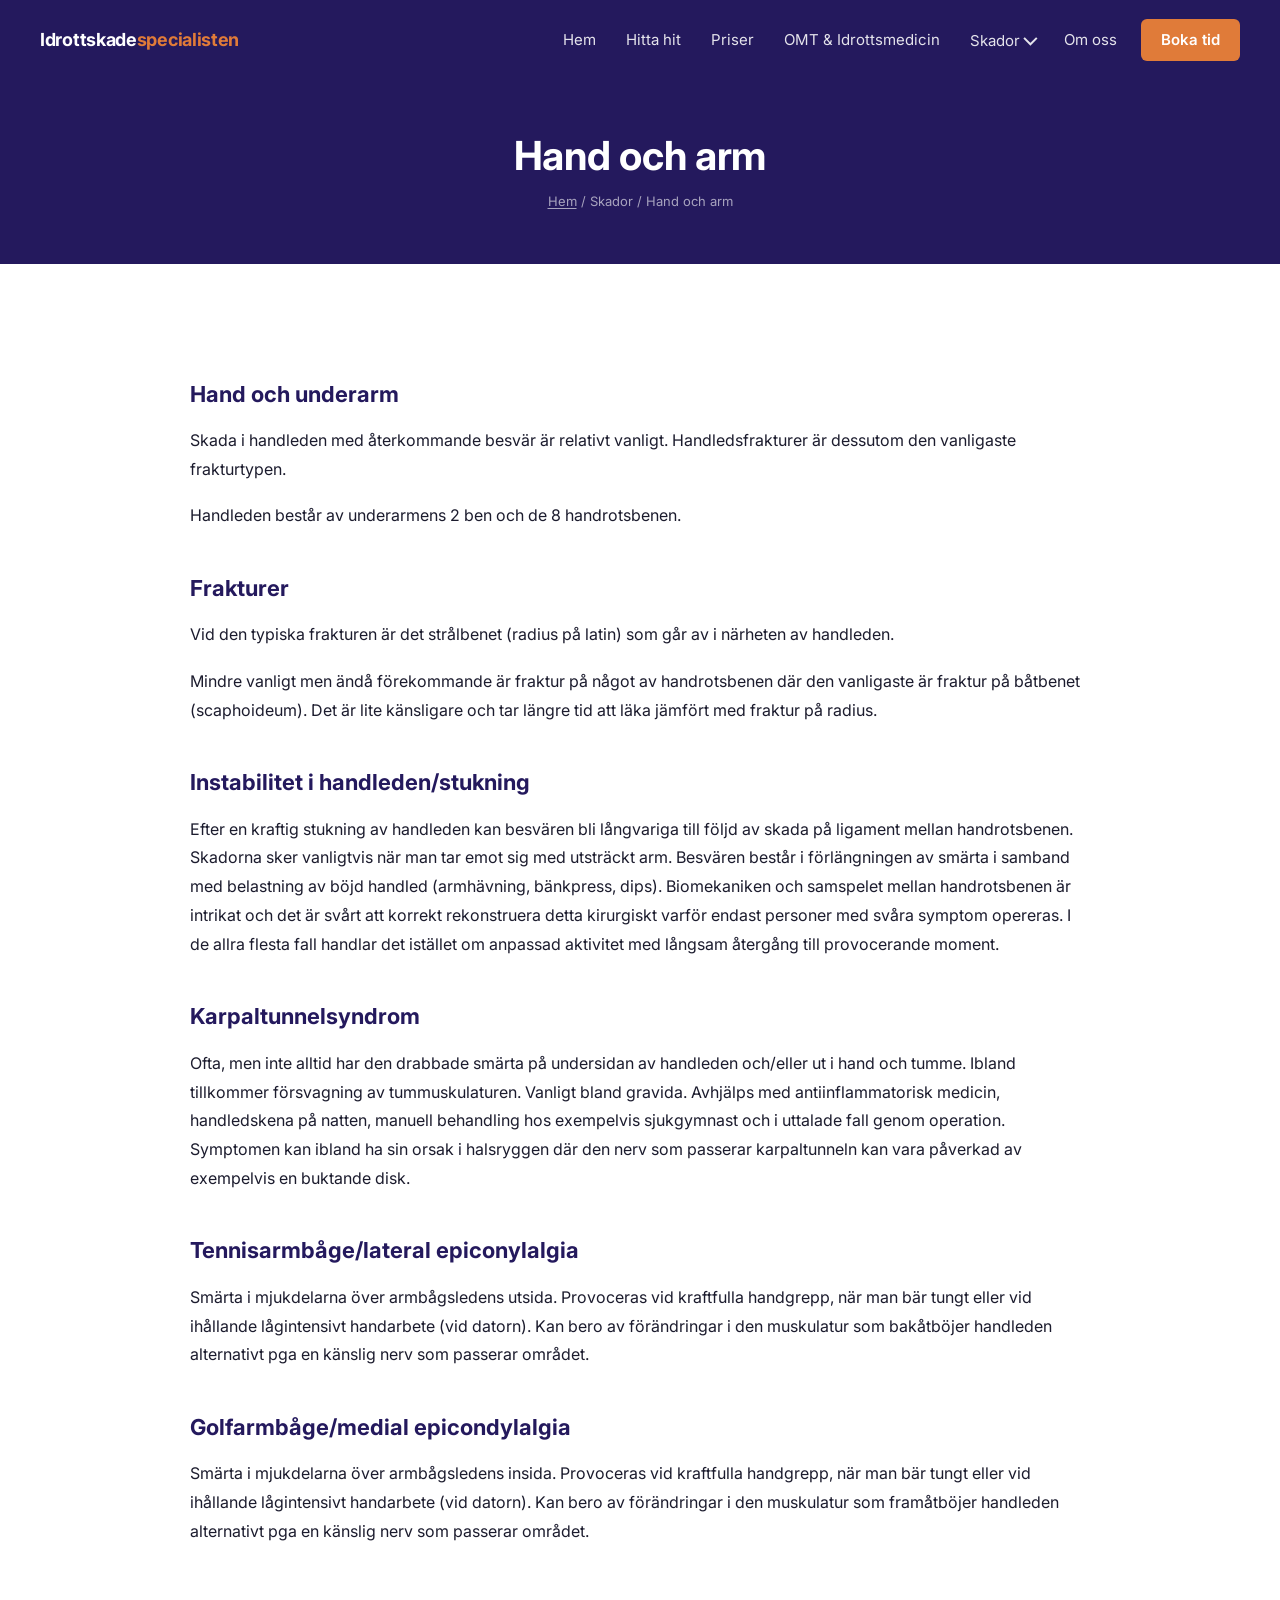
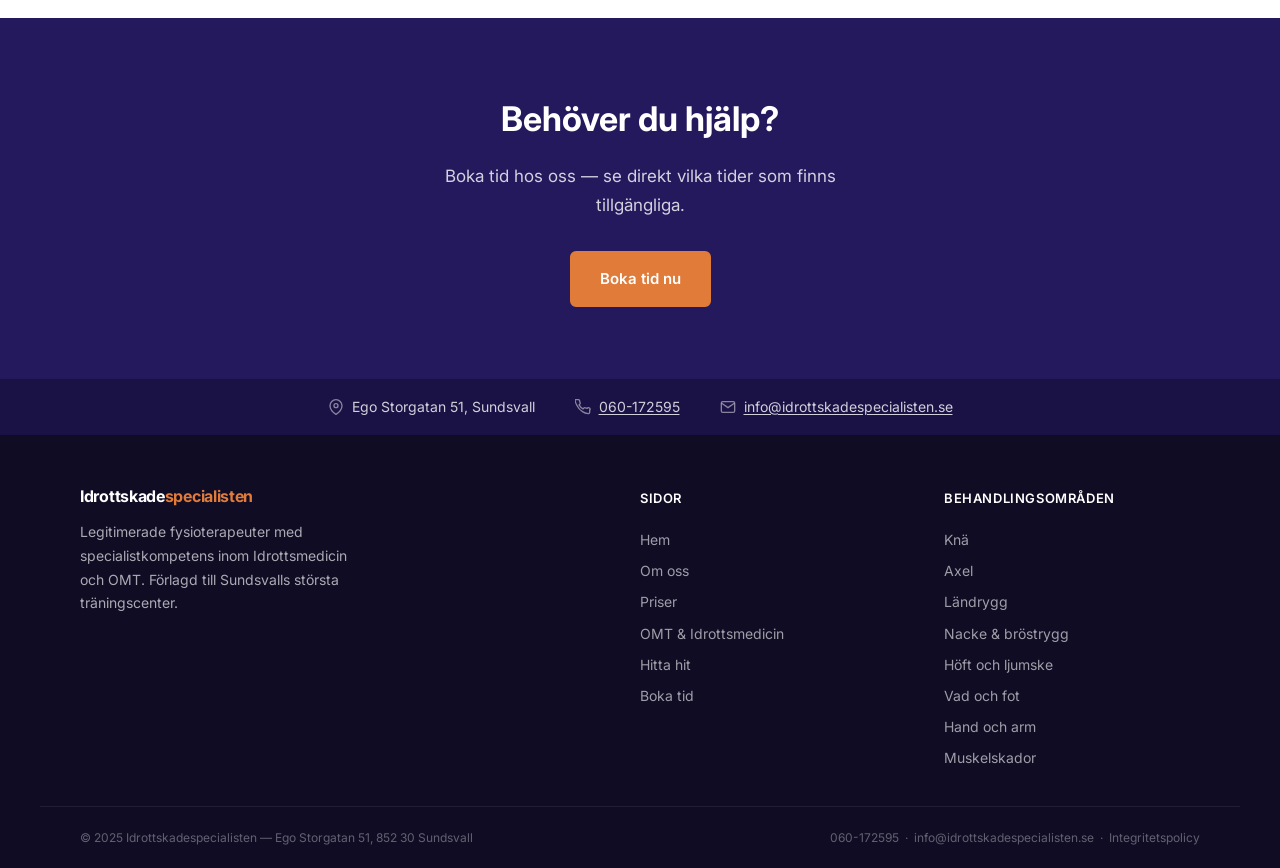
<file: hand-arm/index.html>
﻿<!DOCTYPE html>
<html lang="sv">
<head>
  <meta charset="UTF-8">
  <meta name="viewport" content="width=device-width, initial-scale=1.0">
  <title>Hand och arm – skador och behandling | Idrottskadespecialisten Sundsvall</title>
  <meta name="description" content="Handledsfrakturer, karpaltunnelsyndrom, tennisarmbåge och instabilitet i handleden. Fysioterapi och rehab hos specialister i Sundsvall.">
  <link rel="canonical" href="https://idrottskadespecialisten.se/hand-arm/">
  <meta property="og:title" content="Hand och arm – skador och behandling | Idrottskadespecialisten Sundsvall">
  <meta property="og:description" content="Handledsfrakturer, karpaltunnelsyndrom, tennisarmbåge och instabilitet i handleden. Fysioterapi och rehab hos specialister i Sundsvall.">
  <meta property="og:type" content="website">
  <meta property="og:url" content="https://idrottskadespecialisten.se/hand-arm/">
  <meta property="og:locale" content="sv_SE">
  <meta property="og:image" content="https://idrottskadespecialisten.se/images/logo.png">
  <link rel="icon" type="image/png" href="../images/favicon.png">
  <link rel="preconnect" href="https://fonts.googleapis.com">
  <link rel="preconnect" href="https://fonts.gstatic.com" crossorigin>
  <link href="https://fonts.googleapis.com/css2?family=Inter:wght@300;400;600;700&display=swap" rel="stylesheet">
  <link rel="stylesheet" href="../css/style.css">
  <script type="application/ld+json">
  {
    "@context": "https://schema.org",
    "@type": "MedicalWebPage",
    "name": "Hand och arm – skador och behandling | Idrottskadespecialisten Sundsvall",
    "description": "Handledsfrakturer, karpaltunnelsyndrom, tennisarmbåge och instabilitet i handleden. Fysioterapi och rehab hos specialister i Sundsvall.",
    "url": "https://idrottskadespecialisten.se/hand-arm/",
    "inLanguage": "sv",
    "isPartOf": {
      "@type": "MedicalBusiness",
      "name": "Idrottskadespecialisten",
      "url": "https://idrottskadespecialisten.se"
    }
  }
  </script>
</head>
<body>

<a class="skip-link" href="#main">Hoppa till innehåll</a>

<header class="site-header">
  <div class="nav-inner">
    <a href="/" class="site-logo">Idrottskade<span>specialisten</span></a>
    <nav aria-label="Huvudmeny">
      <ul class="nav-list">
        <li><a href="/">Hem</a></li>
        <li><a href="/hitta-hit/">Hitta hit</a></li>
        <li><a href="/priser/">Priser</a></li>
        <li><a href="/omt-idrottsmedicin/">OMT &amp; Idrottsmedicin</a></li>
        <li class="has-dropdown">
          <button aria-expanded="false" aria-haspopup="true">Skador <span class="chevron" aria-hidden="true"></span></button>
          <ul class="dropdown" role="menu">
            <li><a href="/hand-arm/" role="menuitem" class="current">Hand och arm</a></li>
            <li><a href="/nacke/" role="menuitem">Nacke &amp; bröstrygg</a></li>
            <li><a href="/axel/" role="menuitem">Axel</a></li>
            <li><a href="/landrygg/" role="menuitem">Ländrygg</a></li>
            <li><a href="/hoft-ljumske/" role="menuitem">Höft och ljumske</a></li>
            <li><a href="/knaled/" role="menuitem">Knä</a></li>
            <li><a href="/vad-fot/" role="menuitem">Vad och fot</a></li>
            <li><a href="/muskelskador/" role="menuitem">Muskelskador</a></li>
          </ul>
        </li>
        <li><a href="/om-oss/">Om oss</a></li>
        <li><a href="/bokning/" class="nav-book">Boka tid</a></li>
      </ul>
    </nav>
    <button class="nav-toggle" id="nav-toggle" aria-label="Öppna meny" aria-expanded="false" aria-controls="nav-mobile">
      <span></span><span></span><span></span>
    </button>
  </div>
</header>

<nav id="nav-mobile" class="nav-mobile" aria-label="Mobilmeny">
  <a href="/">Hem</a>
  <a href="/hitta-hit/">Hitta hit</a>
  <a href="/priser/">Priser</a>
  <a href="/omt-idrottsmedicin/">OMT &amp; Idrottsmedicin</a>
  <div class="sub-group">
    <a href="/hand-arm/">Hand och arm</a>
    <a href="/nacke/">Nacke &amp; bröstrygg</a>
    <a href="/axel/">Axel</a>
    <a href="/landrygg/">Ländrygg</a>
    <a href="/hoft-ljumske/">Höft och ljumske</a>
    <a href="/knaled/">Knä</a>
    <a href="/vad-fot/">Vad och fot</a>
    <a href="/muskelskador/">Muskelskador</a>
  </div>
  <a href="/om-oss/">Om oss</a>
  <a href="/bokning/" class="book-mobile">Boka tid</a>
</nav>

<div class="page-banner">
  <h1>Hand och arm</h1>
  <p class="breadcrumb"><a href="/">Hem</a> / Skador / Hand och arm</p>
</div>

<main id="main">

  <section class="section">
    <div class="container">
      <div class="prose">
        <h2>Hand och underarm</h2>
        <p>Skada i handleden med återkommande besvär är relativt vanligt. Handledsfrakturer är dessutom den vanligaste frakturtypen.</p>
        <p>Handleden består av underarmens 2 ben och de 8 handrotsbenen.</p>
        <h2>Frakturer</h2>
        <p>Vid den typiska frakturen är det strålbenet (radius på latin) som går av i närheten av handleden.</p>
        <p>Mindre vanligt men ändå förekommande är fraktur på något av handrotsbenen där den vanligaste är fraktur på båtbenet (scaphoideum). Det är lite känsligare och tar längre tid att läka jämfört med fraktur på radius.</p>
        <h2>Instabilitet i handleden/stukning</h2>
        <p>Efter en kraftig stukning av handleden kan besvären bli långvariga till följd av skada på ligament mellan handrotsbenen. Skadorna sker vanligtvis när man tar emot sig med utsträckt arm. Besvären består i förlängningen av smärta i samband med belastning av böjd handled (armhävning, bänkpress, dips). Biomekaniken och samspelet mellan handrotsbenen är intrikat och det är svårt att korrekt rekonstruera detta kirurgiskt varför endast personer med svåra symptom opereras. I de allra flesta fall handlar det istället om anpassad aktivitet med långsam återgång till provocerande moment.</p>
        <h2>Karpaltunnelsyndrom</h2>
        <p>Ofta, men inte alltid har den drabbade smärta på undersidan av handleden och/eller ut i hand och tumme. Ibland tillkommer försvagning av tummuskulaturen. Vanligt bland gravida. Avhjälps med antiinflammatorisk medicin, handledskena på natten, manuell behandling hos exempelvis sjukgymnast och i uttalade fall genom operation. Symptomen kan ibland ha sin orsak i halsryggen där den nerv som passerar karpaltunneln kan vara påverkad av exempelvis en buktande disk.</p>
        <h2>Tennisarmbåge/lateral epiconylalgia</h2>
        <p>Smärta i mjukdelarna över armbågsledens utsida. Provoceras vid kraftfulla handgrepp, när man bär tungt eller vid ihållande lågintensivt handarbete (vid datorn). Kan bero av förändringar i den muskulatur som bakåtböjer handleden alternativt pga en känslig nerv som passerar området.</p>
        <h2>Golfarmbåge/medial epicondylalgia</h2>
        <p>Smärta i mjukdelarna över armbågsledens insida. Provoceras vid kraftfulla handgrepp, när man bär tungt eller vid ihållande lågintensivt handarbete (vid datorn). Kan bero av förändringar i den muskulatur som framåtböjer handleden alternativt pga en känslig nerv som passerar området.</p>
      </div>
    </div>
  </section>

  <section class="cta-banner">
    <h2>Behöver du hjälp?</h2>
    <p>Boka tid hos oss — se direkt vilka tider som finns tillgängliga.</p>
    <a href="/bokning/" class="btn btn-primary">Boka tid nu</a>
  </section>

</main>

<div class="info-strip" aria-label="Kontaktinformation">
  <div class="info-item">
    <svg width="16" height="16" viewBox="0 0 24 24" fill="none" stroke="currentColor" stroke-width="2" aria-hidden="true"><path d="M21 10c0 7-9 13-9 13s-9-6-9-13a9 9 0 0118 0z"/><circle cx="12" cy="10" r="3"/></svg>
    Ego Storgatan 51, Sundsvall
  </div>
  <div class="info-item">
    <svg width="16" height="16" viewBox="0 0 24 24" fill="none" stroke="currentColor" stroke-width="2" aria-hidden="true"><path d="M22 16.92v3a2 2 0 01-2.18 2 19.79 19.79 0 01-8.63-3.07A19.5 19.5 0 013.07 9.8a19.79 19.79 0 01-3.07-8.68A2 2 0 012 .99h3a2 2 0 012 1.72c.127.96.361 1.903.7 2.81a2 2 0 01-.45 2.11L6.09 8.91a16 16 0 006 6l1.27-1.27a2 2 0 012.11-.45c.907.339 1.85.573 2.81.7A2 2 0 0122 16.92z"/></svg>
    <a href="tel:060172595">060-172595</a>
  </div>
  <div class="info-item">
    <svg width="16" height="16" viewBox="0 0 24 24" fill="none" stroke="currentColor" stroke-width="2" aria-hidden="true"><path d="M4 4h16c1.1 0 2 .9 2 2v12c0 1.1-.9 2-2 2H4c-1.1 0-2-.9-2-2V6c0-1.1.9-2 2-2z"/><polyline points="22,6 12,13 2,6"/></svg>
    <a href="mailto:info@idrottskadespecialisten.se">info@idrottskadespecialisten.se</a>
  </div>
</div>

<footer class="site-footer">
  <div class="footer-inner">
    <div class="footer-brand">
      <span class="site-logo">Idrottskade<span>specialisten</span></span>
      <p>Legitimerade fysioterapeuter med specialistkompetens inom Idrottsmedicin och OMT. Förlagd till Sundsvalls största träningscenter.</p>
    </div>
    <div class="footer-col">
      <h4>Sidor</h4>
      <a href="/">Hem</a>
      <a href="/om-oss/">Om oss</a>
      <a href="/priser/">Priser</a>
      <a href="/omt-idrottsmedicin/">OMT &amp; Idrottsmedicin</a>
      <a href="/hitta-hit/">Hitta hit</a>
      <a href="/bokning/">Boka tid</a>
    </div>
    <div class="footer-col">
      <h4>Behandlingsområden</h4>
      <a href="/knaled/">Knä</a>
      <a href="/axel/">Axel</a>
      <a href="/landrygg/">Ländrygg</a>
      <a href="/nacke/">Nacke &amp; bröstrygg</a>
      <a href="/hoft-ljumske/">Höft och ljumske</a>
      <a href="/vad-fot/">Vad och fot</a>
      <a href="/hand-arm/">Hand och arm</a>
      <a href="/muskelskador/">Muskelskador</a>
    </div>
  </div>
  <div class="footer-bottom">
    <span>&copy; 2025 Idrottskadespecialisten &mdash; Ego Storgatan 51, 852 30 Sundsvall</span>
    <span><a href="tel:060172595">060-172595</a> &nbsp;&middot;&nbsp; <a href="mailto:info@idrottskadespecialisten.se">info@idrottskadespecialisten.se</a> &nbsp;&middot;&nbsp; <a href="/integritetspolicy/">Integritetspolicy</a></span>
  </div>
</footer>

<script src="../js/main.js"></script>
</body>
</html>
</file>
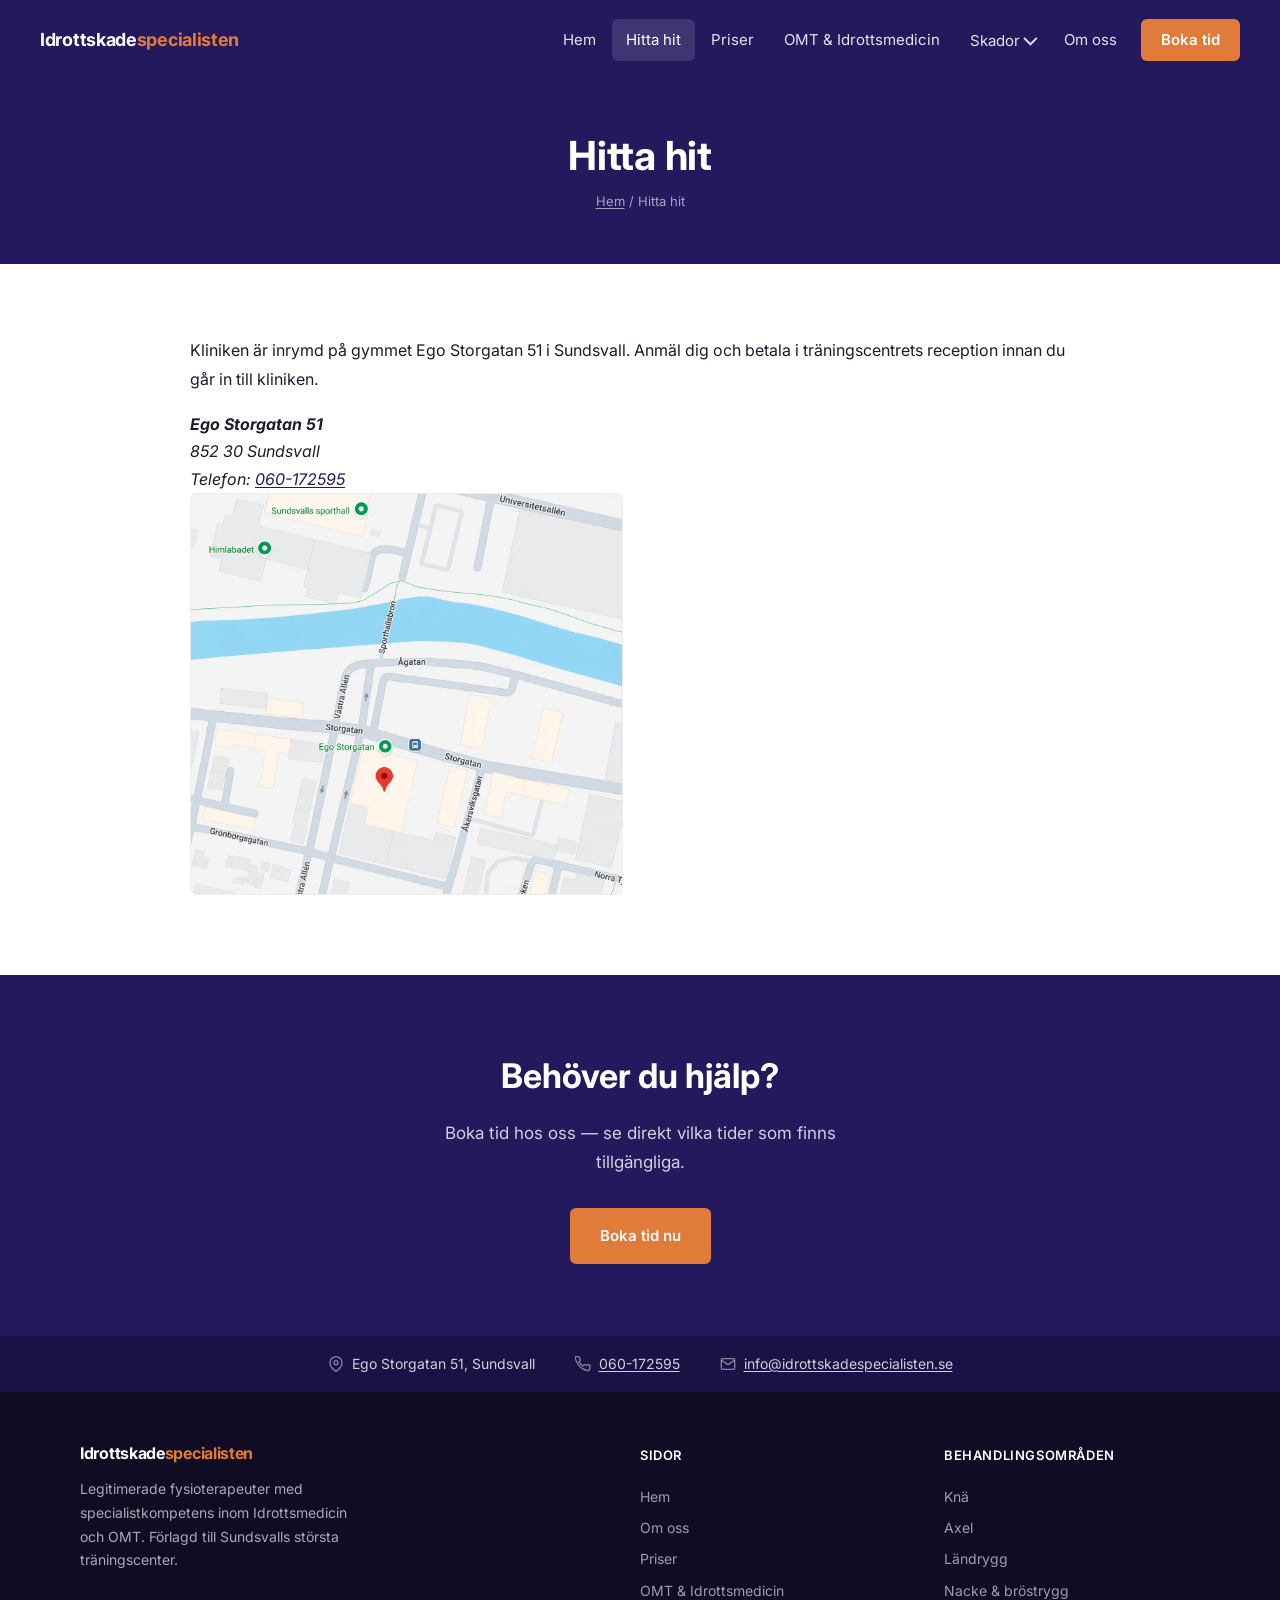
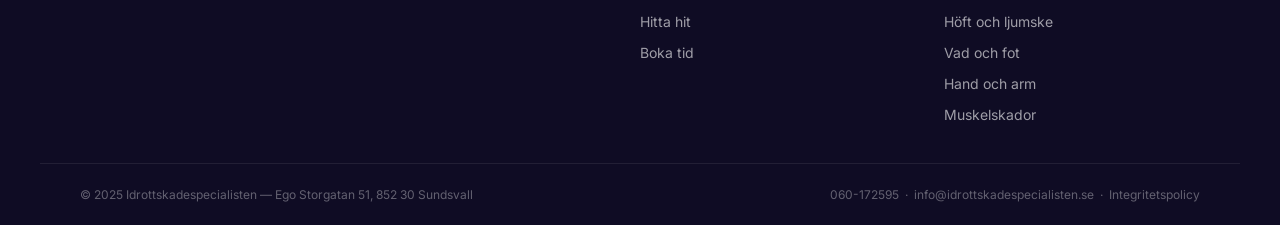
<file: hitta-hit/index.html>
﻿<!DOCTYPE html>
<html lang="sv">
<head>
  <meta charset="UTF-8">
  <meta name="viewport" content="width=device-width, initial-scale=1.0">
  <title>Hitta hit – Idrottskadespecialisten Sundsvall</title>
  <meta name="description" content="Idrottskadespecialisten finns inrymd på gymmet Ego Storgatan 51 i centrala Sundsvall. Anmäl dig i träningscentrets reception. Telefon: 060-172595. Se karta och vägbeskrivning.">
  <link rel="canonical" href="https://idrottskadespecialisten.se/hitta-hit/">
  <meta property="og:title" content="Hitta hit – Idrottskadespecialisten Sundsvall">
  <meta property="og:description" content="Idrottskadespecialisten finns inrymd på gymmet Ego Storgatan 51 i centrala Sundsvall. Anmäl dig i träningscentrets reception. Telefon: 060-172595.">
  <meta property="og:type" content="website">
  <meta property="og:url" content="https://idrottskadespecialisten.se/hitta-hit/">
  <meta property="og:locale" content="sv_SE">
  <meta property="og:image" content="https://idrottskadespecialisten.se/images/logo.png">
  <link rel="icon" type="image/png" href="../images/favicon.png">
  <script type="application/ld+json">
  {
    "@context": "https://schema.org",
    "@type": "MedicalBusiness",
    "name": "Idrottskadespecialisten",
    "url": "https://idrottskadespecialisten.se",
    "telephone": "060-172595",
    "email": "info@idrottskadespecialisten.se",
    "address": {
      "@type": "PostalAddress",
      "streetAddress": "Ego Storgatan 51",
      "addressLocality": "Sundsvall",
      "postalCode": "852 30",
      "addressCountry": "SE"
    },
    "hasMap": "https://www.google.com/maps/place/Storgatan+51,+852+30+Sundsvall"
  }
  </script>
  <link rel="preconnect" href="https://fonts.googleapis.com">
  <link rel="preconnect" href="https://fonts.gstatic.com" crossorigin>
  <link href="https://fonts.googleapis.com/css2?family=Inter:wght@300;400;600;700&display=swap" rel="stylesheet">
  <link rel="stylesheet" href="../css/style.css">
</head>
<body>

<a class="skip-link" href="#main">Hoppa till innehåll</a>

<header class="site-header">
  <div class="nav-inner">
    <a href="/" class="site-logo">Idrottskade<span>specialisten</span></a>
    <nav aria-label="Huvudmeny">
      <ul class="nav-list">
        <li><a href="/">Hem</a></li>
        <li><a href="/hitta-hit/" class="current">Hitta hit</a></li>
        <li><a href="/priser/">Priser</a></li>
        <li><a href="/omt-idrottsmedicin/">OMT &amp; Idrottsmedicin</a></li>
        <li class="has-dropdown">
          <button aria-expanded="false" aria-haspopup="true">Skador <span class="chevron" aria-hidden="true"></span></button>
          <ul class="dropdown" role="menu">
            <li><a href="/hand-arm/" role="menuitem">Hand och arm</a></li>
            <li><a href="/nacke/" role="menuitem">Nacke &amp; bröstrygg</a></li>
            <li><a href="/axel/" role="menuitem">Axel</a></li>
            <li><a href="/landrygg/" role="menuitem">Ländrygg</a></li>
            <li><a href="/hoft-ljumske/" role="menuitem">Höft och ljumske</a></li>
            <li><a href="/knaled/" role="menuitem">Knä</a></li>
            <li><a href="/vad-fot/" role="menuitem">Vad och fot</a></li>
            <li><a href="/muskelskador/" role="menuitem">Muskelskador</a></li>
          </ul>
        </li>
        <li><a href="/om-oss/">Om oss</a></li>
        <li><a href="/bokning/" class="nav-book">Boka tid</a></li>
      </ul>
    </nav>
    <button class="nav-toggle" id="nav-toggle" aria-label="Öppna meny" aria-expanded="false" aria-controls="nav-mobile">
      <span></span><span></span><span></span>
    </button>
  </div>
</header>

<nav id="nav-mobile" class="nav-mobile" aria-label="Mobilmeny">
  <a href="/">Hem</a>
  <a href="/hitta-hit/">Hitta hit</a>
  <a href="/priser/">Priser</a>
  <a href="/omt-idrottsmedicin/">OMT &amp; Idrottsmedicin</a>
  <div class="sub-group">
    <a href="/hand-arm/">Hand och arm</a>
    <a href="/nacke/">Nacke &amp; bröstrygg</a>
    <a href="/axel/">Axel</a>
    <a href="/landrygg/">Ländrygg</a>
    <a href="/hoft-ljumske/">Höft och ljumske</a>
    <a href="/knaled/">Knä</a>
    <a href="/vad-fot/">Vad och fot</a>
    <a href="/muskelskador/">Muskelskador</a>
  </div>
  <a href="/om-oss/">Om oss</a>
  <a href="/bokning/" class="book-mobile">Boka tid</a>
</nav>

<div class="page-banner">
  <h1>Hitta hit</h1>
  <p class="breadcrumb"><a href="/">Hem</a> / Hitta hit</p>
</div>

<main id="main">

  <section class="section">
    <div class="container">
      <div class="prose">
        <p>Kliniken är inrymd på gymmet Ego Storgatan 51 i Sundsvall. Anmäl dig och betala i träningscentrets reception innan du går in till kliniken.</p>

        <address>
          <strong>Ego Storgatan 51</strong><br>
          852 30 Sundsvall<br>
          Telefon: <a href="tel:060172595">060-172595</a>
        </address>
      </div>

      <div class="map-wrap">
        <a href="https://www.google.com/maps/place/Storgatan+51,+852+30+Sundsvall" target="_blank" rel="noopener" aria-label="Öppna karta i Google Maps">
          <img src="../images/map.png" alt="Karta som visar Ego Storgatan 51 i Sundsvall" width="431" height="399" style="display:block;">
        </a>
      </div>
    </div>
  </section>

  <section class="cta-banner">
    <h2>Behöver du hjälp?</h2>
    <p>Boka tid hos oss — se direkt vilka tider som finns tillgängliga.</p>
    <a href="/bokning/" class="btn btn-primary">Boka tid nu</a>
  </section>

</main>

<div class="info-strip" aria-label="Kontaktinformation">
  <div class="info-item">
    <svg width="16" height="16" viewBox="0 0 24 24" fill="none" stroke="currentColor" stroke-width="2" aria-hidden="true"><path d="M21 10c0 7-9 13-9 13s-9-6-9-13a9 9 0 0118 0z"/><circle cx="12" cy="10" r="3"/></svg>
    Ego Storgatan 51, Sundsvall
  </div>
  <div class="info-item">
    <svg width="16" height="16" viewBox="0 0 24 24" fill="none" stroke="currentColor" stroke-width="2" aria-hidden="true"><path d="M22 16.92v3a2 2 0 01-2.18 2 19.79 19.79 0 01-8.63-3.07A19.5 19.5 0 013.07 9.8a19.79 19.79 0 01-3.07-8.68A2 2 0 012 .99h3a2 2 0 012 1.72c.127.96.361 1.903.7 2.81a2 2 0 01-.45 2.11L6.09 8.91a16 16 0 006 6l1.27-1.27a2 2 0 012.11-.45c.907.339 1.85.573 2.81.7A2 2 0 0122 16.92z"/></svg>
    <a href="tel:060172595">060-172595</a>
  </div>
  <div class="info-item">
    <svg width="16" height="16" viewBox="0 0 24 24" fill="none" stroke="currentColor" stroke-width="2" aria-hidden="true"><path d="M4 4h16c1.1 0 2 .9 2 2v12c0 1.1-.9 2-2 2H4c-1.1 0-2-.9-2-2V6c0-1.1.9-2 2-2z"/><polyline points="22,6 12,13 2,6"/></svg>
    <a href="mailto:info@idrottskadespecialisten.se">info@idrottskadespecialisten.se</a>
  </div>
</div>

<footer class="site-footer">
  <div class="footer-inner">
    <div class="footer-brand">
      <span class="site-logo">Idrottskade<span>specialisten</span></span>
      <p>Legitimerade fysioterapeuter med specialistkompetens inom Idrottsmedicin och OMT. Förlagd till Sundsvalls största träningscenter.</p>
    </div>
    <div class="footer-col">
      <h4>Sidor</h4>
      <a href="/">Hem</a>
      <a href="/om-oss/">Om oss</a>
      <a href="/priser/">Priser</a>
      <a href="/omt-idrottsmedicin/">OMT &amp; Idrottsmedicin</a>
      <a href="/hitta-hit/">Hitta hit</a>
      <a href="/bokning/">Boka tid</a>
    </div>
    <div class="footer-col">
      <h4>Behandlingsområden</h4>
      <a href="/knaled/">Knä</a>
      <a href="/axel/">Axel</a>
      <a href="/landrygg/">Ländrygg</a>
      <a href="/nacke/">Nacke &amp; bröstrygg</a>
      <a href="/hoft-ljumske/">Höft och ljumske</a>
      <a href="/vad-fot/">Vad och fot</a>
      <a href="/hand-arm/">Hand och arm</a>
      <a href="/muskelskador/">Muskelskador</a>
    </div>
  </div>
  <div class="footer-bottom">
    <span>&copy; 2025 Idrottskadespecialisten &mdash; Ego Storgatan 51, 852 30 Sundsvall</span>
    <span><a href="tel:060172595">060-172595</a> &nbsp;&middot;&nbsp; <a href="mailto:info@idrottskadespecialisten.se">info@idrottskadespecialisten.se</a> &nbsp;&middot;&nbsp; <a href="/integritetspolicy/">Integritetspolicy</a></span>
  </div>
</footer>

<script src="../js/main.js"></script>
</body>
</html>
</file>
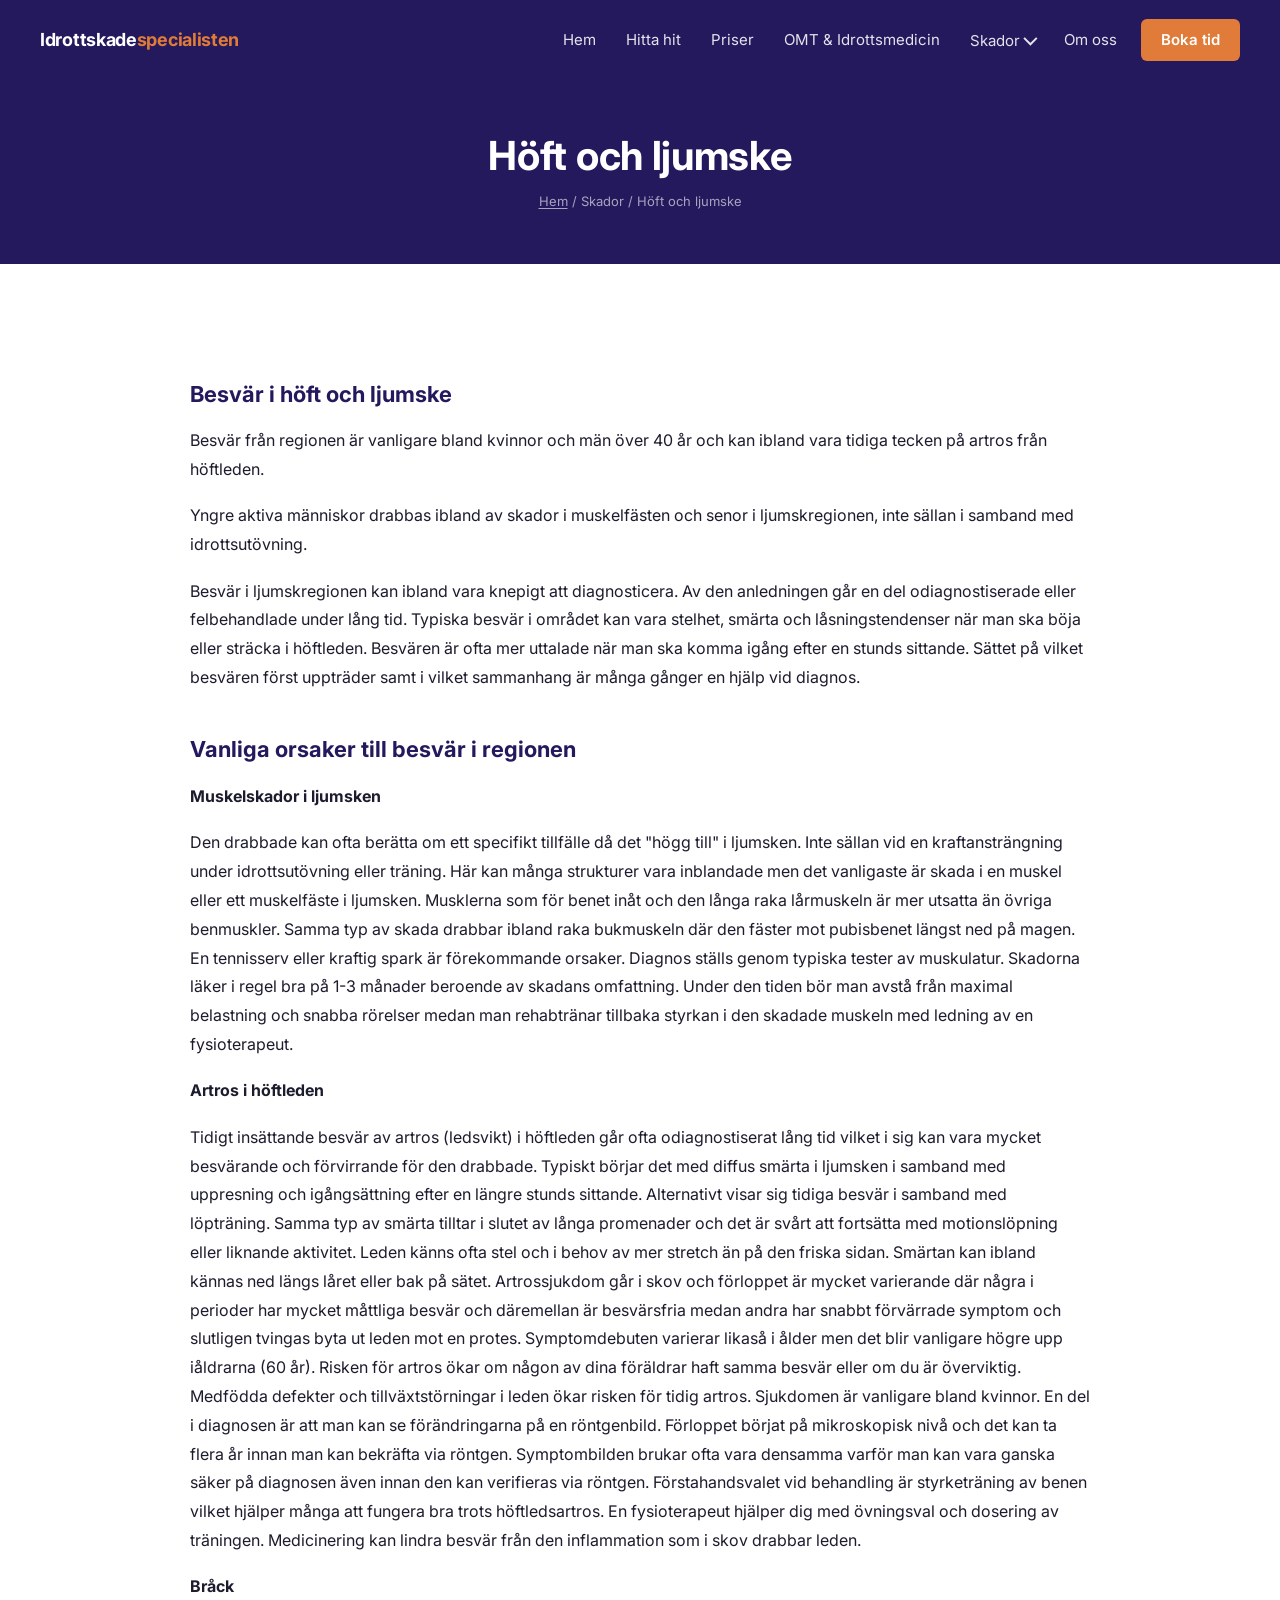
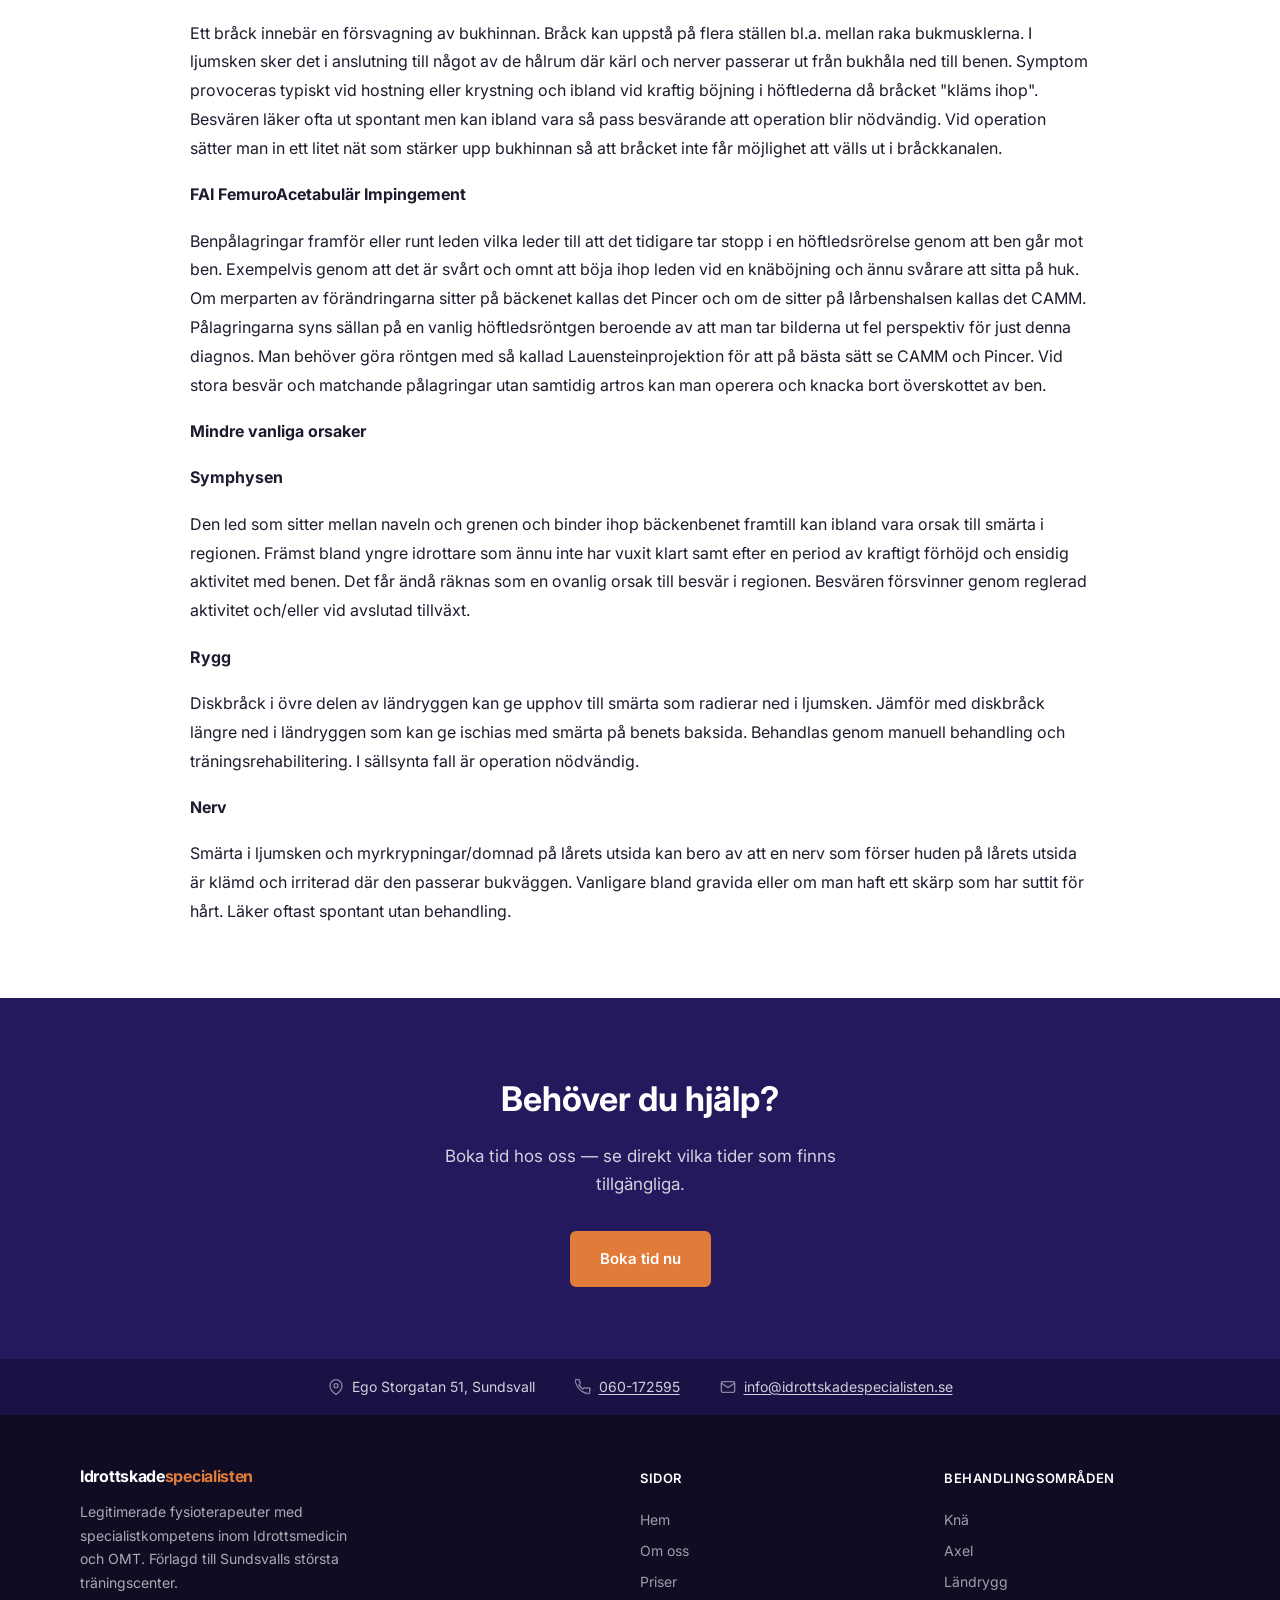
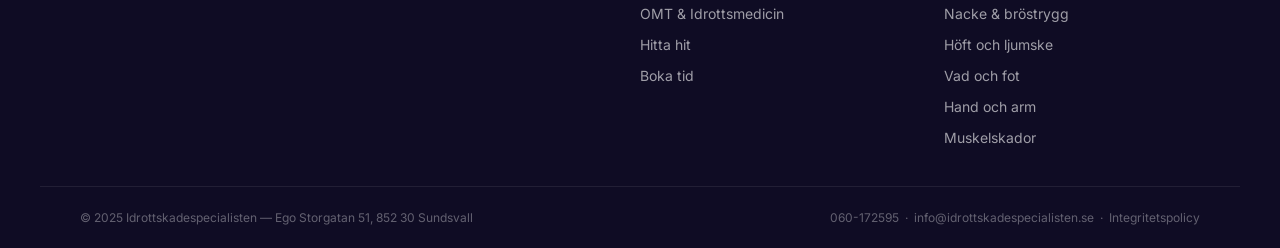
<file: hoft-ljumske/index.html>
﻿<!DOCTYPE html>
<html lang="sv">
<head>
  <meta charset="UTF-8">
  <meta name="viewport" content="width=device-width, initial-scale=1.0">
  <title>Höft och ljumske – besvär och behandling | Idrottskadespecialisten Sundsvall</title>
  <meta name="description" content="Höftledsartros, muskelskador i ljumsken, FAI och bråck. Fysioterapi och rehabilitering av höft- och ljumskbesvär i Sundsvall.">
  <link rel="canonical" href="https://idrottskadespecialisten.se/hoft-ljumske/">
  <meta property="og:title" content="Höft och ljumske – besvär och behandling | Idrottskadespecialisten Sundsvall">
  <meta property="og:description" content="Höftledsartros, muskelskador i ljumsken, FAI och bråck. Fysioterapi och rehabilitering av höft- och ljumskbesvär i Sundsvall.">
  <meta property="og:type" content="website">
  <meta property="og:url" content="https://idrottskadespecialisten.se/hoft-ljumske/">
  <meta property="og:locale" content="sv_SE">
  <meta property="og:image" content="https://idrottskadespecialisten.se/images/logo.png">
  <link rel="icon" type="image/png" href="../images/favicon.png">
  <link rel="preconnect" href="https://fonts.googleapis.com">
  <link rel="preconnect" href="https://fonts.gstatic.com" crossorigin>
  <link href="https://fonts.googleapis.com/css2?family=Inter:wght@300;400;600;700&display=swap" rel="stylesheet">
  <link rel="stylesheet" href="../css/style.css">
  <script type="application/ld+json">
  {
    "@context": "https://schema.org",
    "@type": "MedicalWebPage",
    "name": "Höft och ljumske – besvär och behandling | Idrottskadespecialisten Sundsvall",
    "description": "Höftledsartros, muskelskador i ljumsken, FAI och bråck. Fysioterapi och rehabilitering av höft- och ljumskbesvär i Sundsvall.",
    "url": "https://idrottskadespecialisten.se/hoft-ljumske/",
    "inLanguage": "sv",
    "isPartOf": {
      "@type": "MedicalBusiness",
      "name": "Idrottskadespecialisten",
      "url": "https://idrottskadespecialisten.se"
    }
  }
  </script>
</head>
<body>

<a class="skip-link" href="#main">Hoppa till innehåll</a>

<header class="site-header">
  <div class="nav-inner">
    <a href="/" class="site-logo">Idrottskade<span>specialisten</span></a>
    <nav aria-label="Huvudmeny">
      <ul class="nav-list">
        <li><a href="/">Hem</a></li>
        <li><a href="/hitta-hit/">Hitta hit</a></li>
        <li><a href="/priser/">Priser</a></li>
        <li><a href="/omt-idrottsmedicin/">OMT &amp; Idrottsmedicin</a></li>
        <li class="has-dropdown">
          <button aria-expanded="false" aria-haspopup="true">Skador <span class="chevron" aria-hidden="true"></span></button>
          <ul class="dropdown" role="menu">
            <li><a href="/hand-arm/" role="menuitem">Hand och arm</a></li>
            <li><a href="/nacke/" role="menuitem">Nacke &amp; bröstrygg</a></li>
            <li><a href="/axel/" role="menuitem">Axel</a></li>
            <li><a href="/landrygg/" role="menuitem">Ländrygg</a></li>
            <li><a href="/hoft-ljumske/" role="menuitem" class="current">Höft och ljumske</a></li>
            <li><a href="/knaled/" role="menuitem">Knä</a></li>
            <li><a href="/vad-fot/" role="menuitem">Vad och fot</a></li>
            <li><a href="/muskelskador/" role="menuitem">Muskelskador</a></li>
          </ul>
        </li>
        <li><a href="/om-oss/">Om oss</a></li>
        <li><a href="/bokning/" class="nav-book">Boka tid</a></li>
      </ul>
    </nav>
    <button class="nav-toggle" id="nav-toggle" aria-label="Öppna meny" aria-expanded="false" aria-controls="nav-mobile">
      <span></span><span></span><span></span>
    </button>
  </div>
</header>

<nav id="nav-mobile" class="nav-mobile" aria-label="Mobilmeny">
  <a href="/">Hem</a>
  <a href="/hitta-hit/">Hitta hit</a>
  <a href="/priser/">Priser</a>
  <a href="/omt-idrottsmedicin/">OMT &amp; Idrottsmedicin</a>
  <div class="sub-group">
    <a href="/hand-arm/">Hand och arm</a>
    <a href="/nacke/">Nacke &amp; bröstrygg</a>
    <a href="/axel/">Axel</a>
    <a href="/landrygg/">Ländrygg</a>
    <a href="/hoft-ljumske/">Höft och ljumske</a>
    <a href="/knaled/">Knä</a>
    <a href="/vad-fot/">Vad och fot</a>
    <a href="/muskelskador/">Muskelskador</a>
  </div>
  <a href="/om-oss/">Om oss</a>
  <a href="/bokning/" class="book-mobile">Boka tid</a>
</nav>

<div class="page-banner">
  <h1>Höft och ljumske</h1>
  <p class="breadcrumb"><a href="/">Hem</a> / Skador / Höft och ljumske</p>
</div>

<main id="main">

  <section class="section">
    <div class="container">
      <div class="prose">
        <h2>Besvär i höft och ljumske</h2>
        <p>Besvär från regionen är vanligare bland kvinnor och män över 40 år och kan ibland vara tidiga tecken på artros från höftleden.</p>
        <p>Yngre aktiva människor drabbas ibland av skador i muskelfästen och senor i ljumskregionen, inte sällan i samband med idrottsutövning.</p>
        <p>Besvär i ljumskregionen kan ibland vara knepigt att diagnosticera. Av den anledningen går en del odiagnostiserade eller felbehandlade under lång tid. Typiska besvär i området kan vara stelhet, smärta och låsningstendenser när man ska böja eller sträcka i höftleden. Besvären är ofta mer uttalade när man ska komma igång efter en stunds sittande. Sättet på vilket besvären först uppträder samt i vilket sammanhang är många gånger en hjälp vid diagnos.</p>
        <h2>Vanliga orsaker till besvär i regionen</h2>
        <p><strong>Muskelskador i ljumsken</strong></p>
        <p>Den drabbade kan ofta berätta om ett specifikt tillfälle då det "högg till" i ljumsken. Inte sällan vid en kraftansträngning under idrottsutövning eller träning. Här kan många strukturer vara inblandade men det vanligaste är skada i en muskel eller ett muskelfäste i ljumsken. Musklerna som för benet inåt och den långa raka lårmuskeln är mer utsatta än övriga benmuskler. Samma typ av skada drabbar ibland raka bukmuskeln där den fäster mot pubisbenet längst ned på magen. En tennisserv eller kraftig spark är förekommande orsaker. Diagnos ställs genom typiska tester av muskulatur. Skadorna läker i regel bra på 1-3 månader beroende av skadans omfattning. Under den tiden bör man avstå från maximal belastning och snabba rörelser medan man rehabtränar tillbaka styrkan i den skadade muskeln med ledning av en fysioterapeut.</p>
        <p><strong>Artros i höftleden </strong></p>
        <p>Tidigt insättande besvär av artros (ledsvikt) i höftleden går ofta odiagnostiserat lång tid vilket i sig kan vara mycket besvärande och förvirrande för den drabbade. Typiskt börjar det med diffus smärta i ljumsken i samband med uppresning och igångsättning efter en längre stunds sittande. Alternativt visar sig tidiga besvär i samband med löpträning. Samma typ av smärta tilltar i slutet av långa promenader och det är svårt att fortsätta med motionslöpning eller liknande aktivitet. Leden känns ofta stel och i behov av mer stretch än på den friska sidan. Smärtan kan ibland kännas ned längs låret eller bak på sätet. Artrossjukdom går i skov och förloppet är mycket varierande där några i perioder har mycket måttliga besvär och däremellan är besvärsfria medan andra har snabbt förvärrade symptom och slutligen tvingas byta ut leden mot en protes. Symptomdebuten varierar likaså i ålder men det blir vanligare högre upp iåldrarna (60 år). Risken för artros ökar om någon av dina föräldrar haft samma besvär eller om du är överviktig. Medfödda defekter och tillväxtstörningar i leden ökar risken för tidig artros. Sjukdomen är vanligare bland kvinnor. En del i diagnosen är att man kan se förändringarna på en röntgenbild. Förloppet börjat på mikroskopisk nivå och det kan ta flera år innan man kan bekräfta via röntgen. Symptombilden brukar ofta vara densamma varför man kan vara ganska säker på diagnosen även innan den kan verifieras via röntgen. Förstahandsvalet vid behandling är styrketräning av benen vilket hjälper många att fungera bra trots höftledsartros. En fysioterapeut hjälper dig med övningsval och dosering av träningen. Medicinering kan lindra besvär från den inflammation som i skov drabbar leden.</p>
        <p><strong>Bråck</strong></p>
        <p>Ett bråck innebär en försvagning av bukhinnan. Bråck kan uppstå på flera ställen bl.a. mellan raka bukmusklerna. I ljumsken sker det i anslutning till något av de hålrum där kärl och nerver passerar ut från bukhåla ned till benen. Symptom provoceras typiskt vid hostning eller krystning och ibland vid kraftig böjning i höftlederna då bråcket "kläms ihop". Besvären läker ofta ut spontant men kan ibland vara så pass besvärande att operation blir nödvändig. Vid operation sätter man in ett litet nät som stärker upp bukhinnan så att bråcket inte får möjlighet att välls ut i bråckkanalen.</p>
        <p><strong>FAI FemuroAcetabulär Impingement</strong></p>
        <p>Benpålagringar framför eller runt leden vilka leder till att det tidigare tar stopp i en höftledsrörelse genom att ben går mot ben. Exempelvis genom att det är svårt och omnt att böja ihop leden vid en knäböjning och ännu svårare att sitta på huk. Om merparten av förändringarna sitter på bäckenet kallas det Pincer och om de sitter på lårbenshalsen kallas det CAMM. Pålagringarna syns sällan på en vanlig höftledsröntgen beroende av att man tar bilderna ut fel perspektiv för just denna diagnos. Man behöver göra röntgen med så kallad Lauensteinprojektion för att på bästa sätt se CAMM och Pincer. Vid stora besvär och matchande pålagringar utan samtidig artros kan man operera och knacka bort överskottet av ben.</p>
        <p><strong>Mindre vanliga orsaker</strong></p>
        <p><strong>Symphysen</strong></p>
        <p>Den led som sitter mellan naveln och grenen och binder ihop bäckenbenet framtill kan ibland vara orsak till smärta i regionen. Främst bland yngre idrottare som ännu inte har vuxit klart samt efter en period av kraftigt förhöjd och ensidig aktivitet med benen. Det får ändå räknas som en ovanlig orsak till besvär i regionen. Besvären försvinner genom reglerad aktivitet och/eller vid avslutad tillväxt.</p>
        <p><strong>Rygg</strong></p>
        <p>Diskbråck i övre delen av ländryggen kan ge upphov till smärta som radierar ned i ljumsken. Jämför med diskbråck längre ned i ländryggen som kan ge ischias med smärta på benets baksida. Behandlas genom manuell behandling och träningsrehabilitering. I sällsynta fall är operation nödvändig.</p>
        <p><strong>Nerv</strong></p>
        <p>Smärta i ljumsken och myrkrypningar/domnad på lårets utsida kan bero av att en nerv som förser huden på lårets utsida är klämd och irriterad där den passerar bukväggen. Vanligare bland gravida eller om man haft ett skärp som har suttit för hårt. Läker oftast spontant utan behandling.</p>
      </div>
    </div>
  </section>

  <section class="cta-banner">
    <h2>Behöver du hjälp?</h2>
    <p>Boka tid hos oss — se direkt vilka tider som finns tillgängliga.</p>
    <a href="/bokning/" class="btn btn-primary">Boka tid nu</a>
  </section>

</main>

<div class="info-strip" aria-label="Kontaktinformation">
  <div class="info-item">
    <svg width="16" height="16" viewBox="0 0 24 24" fill="none" stroke="currentColor" stroke-width="2" aria-hidden="true"><path d="M21 10c0 7-9 13-9 13s-9-6-9-13a9 9 0 0118 0z"/><circle cx="12" cy="10" r="3"/></svg>
    Ego Storgatan 51, Sundsvall
  </div>
  <div class="info-item">
    <svg width="16" height="16" viewBox="0 0 24 24" fill="none" stroke="currentColor" stroke-width="2" aria-hidden="true"><path d="M22 16.92v3a2 2 0 01-2.18 2 19.79 19.79 0 01-8.63-3.07A19.5 19.5 0 013.07 9.8a19.79 19.79 0 01-3.07-8.68A2 2 0 012 .99h3a2 2 0 012 1.72c.127.96.361 1.903.7 2.81a2 2 0 01-.45 2.11L6.09 8.91a16 16 0 006 6l1.27-1.27a2 2 0 012.11-.45c.907.339 1.85.573 2.81.7A2 2 0 0122 16.92z"/></svg>
    <a href="tel:060172595">060-172595</a>
  </div>
  <div class="info-item">
    <svg width="16" height="16" viewBox="0 0 24 24" fill="none" stroke="currentColor" stroke-width="2" aria-hidden="true"><path d="M4 4h16c1.1 0 2 .9 2 2v12c0 1.1-.9 2-2 2H4c-1.1 0-2-.9-2-2V6c0-1.1.9-2 2-2z"/><polyline points="22,6 12,13 2,6"/></svg>
    <a href="mailto:info@idrottskadespecialisten.se">info@idrottskadespecialisten.se</a>
  </div>
</div>

<footer class="site-footer">
  <div class="footer-inner">
    <div class="footer-brand">
      <span class="site-logo">Idrottskade<span>specialisten</span></span>
      <p>Legitimerade fysioterapeuter med specialistkompetens inom Idrottsmedicin och OMT. Förlagd till Sundsvalls största träningscenter.</p>
    </div>
    <div class="footer-col">
      <h4>Sidor</h4>
      <a href="/">Hem</a>
      <a href="/om-oss/">Om oss</a>
      <a href="/priser/">Priser</a>
      <a href="/omt-idrottsmedicin/">OMT &amp; Idrottsmedicin</a>
      <a href="/hitta-hit/">Hitta hit</a>
      <a href="/bokning/">Boka tid</a>
    </div>
    <div class="footer-col">
      <h4>Behandlingsområden</h4>
      <a href="/knaled/">Knä</a>
      <a href="/axel/">Axel</a>
      <a href="/landrygg/">Ländrygg</a>
      <a href="/nacke/">Nacke &amp; bröstrygg</a>
      <a href="/hoft-ljumske/">Höft och ljumske</a>
      <a href="/vad-fot/">Vad och fot</a>
      <a href="/hand-arm/">Hand och arm</a>
      <a href="/muskelskador/">Muskelskador</a>
    </div>
  </div>
  <div class="footer-bottom">
    <span>&copy; 2025 Idrottskadespecialisten &mdash; Ego Storgatan 51, 852 30 Sundsvall</span>
    <span><a href="tel:060172595">060-172595</a> &nbsp;&middot;&nbsp; <a href="mailto:info@idrottskadespecialisten.se">info@idrottskadespecialisten.se</a> &nbsp;&middot;&nbsp; <a href="/integritetspolicy/">Integritetspolicy</a></span>
  </div>
</footer>

<script src="../js/main.js"></script>
</body>
</html>
</file>
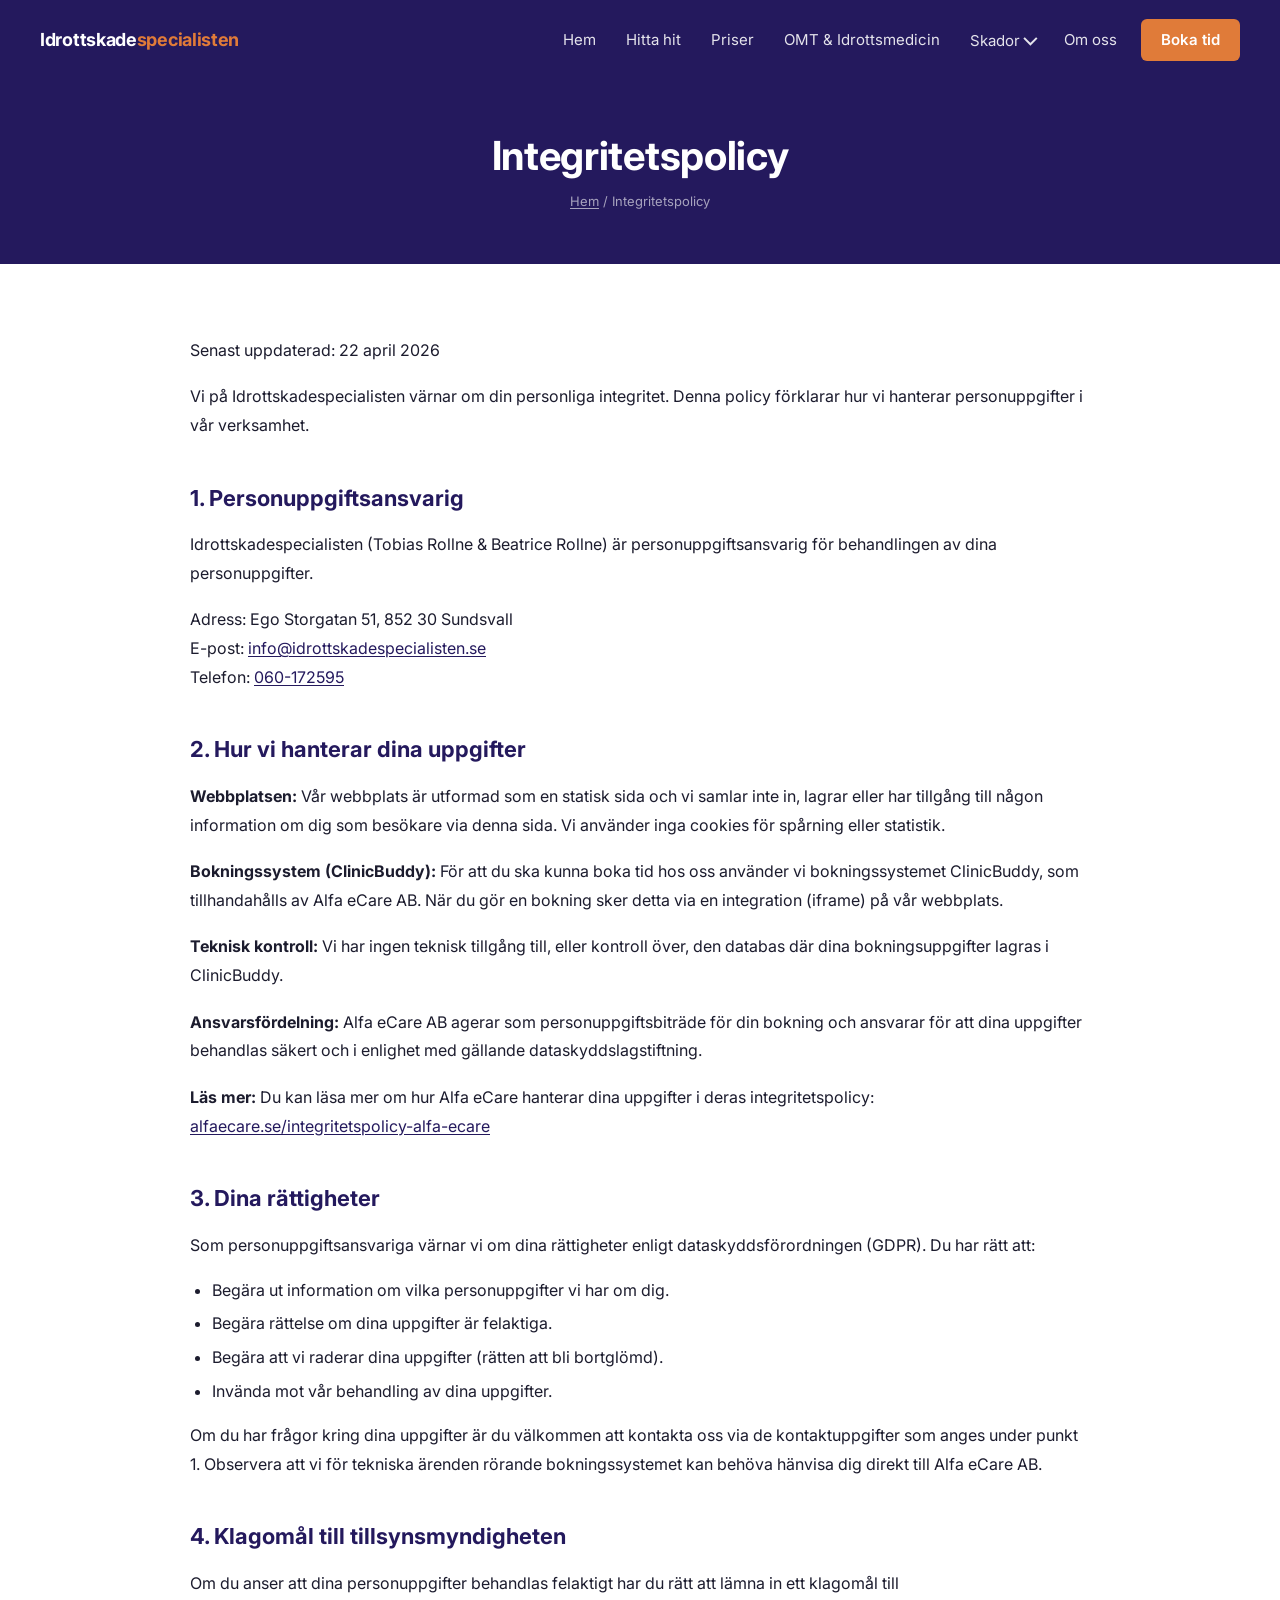
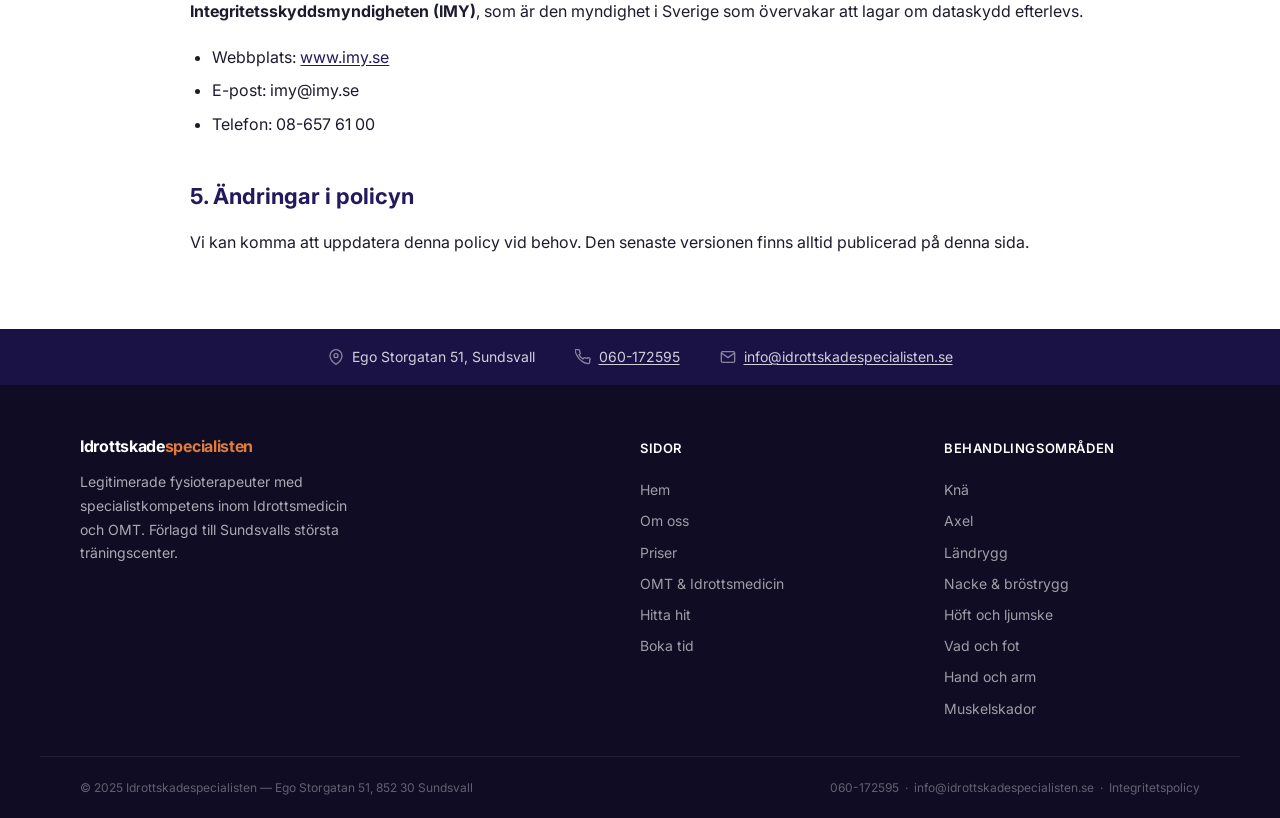
<file: integritetspolicy/index.html>
﻿<!DOCTYPE html>
<html lang="sv">
<head>
  <meta charset="UTF-8">
  <meta name="viewport" content="width=device-width, initial-scale=1.0">
  <title>Integritetspolicy – Idrottskadespecialisten Sundsvall</title>
  <meta name="description" content="Integritetspolicy för Idrottskadespecialisten i Sundsvall. Läs om hur vi hanterar dina personuppgifter i enlighet med GDPR.">
  <link rel="canonical" href="https://idrottskadespecialisten.se/integritetspolicy/">
  <meta name="robots" content="noindex">
  <link rel="icon" type="image/png" href="../images/favicon.png">
  <link rel="preconnect" href="https://fonts.googleapis.com">
  <link rel="preconnect" href="https://fonts.gstatic.com" crossorigin>
  <link href="https://fonts.googleapis.com/css2?family=Inter:wght@300;400;600;700&display=swap" rel="stylesheet">
  <link rel="stylesheet" href="../css/style.css">
</head>
<body>

<a class="skip-link" href="#main">Hoppa till innehåll</a>

<header class="site-header">
  <div class="nav-inner">
    <a href="/" class="site-logo">Idrottskade<span>specialisten</span></a>
    <nav aria-label="Huvudmeny">
      <ul class="nav-list">
        <li><a href="/">Hem</a></li>
        <li><a href="/hitta-hit/">Hitta hit</a></li>
        <li><a href="/priser/">Priser</a></li>
        <li><a href="/omt-idrottsmedicin/">OMT &amp; Idrottsmedicin</a></li>
        <li class="has-dropdown">
          <button aria-expanded="false" aria-haspopup="true">Skador <span class="chevron" aria-hidden="true"></span></button>
          <ul class="dropdown" role="menu">
            <li><a href="/hand-arm/" role="menuitem">Hand och arm</a></li>
            <li><a href="/nacke/" role="menuitem">Nacke &amp; bröstrygg</a></li>
            <li><a href="/axel/" role="menuitem">Axel</a></li>
            <li><a href="/landrygg/" role="menuitem">Ländrygg</a></li>
            <li><a href="/hoft-ljumske/" role="menuitem">Höft och ljumske</a></li>
            <li><a href="/knaled/" role="menuitem">Knä</a></li>
            <li><a href="/vad-fot/" role="menuitem">Vad och fot</a></li>
            <li><a href="/muskelskador/" role="menuitem">Muskelskador</a></li>
          </ul>
        </li>
        <li><a href="/om-oss/">Om oss</a></li>
        <li><a href="/bokning/" class="nav-book">Boka tid</a></li>
      </ul>
    </nav>
    <button class="nav-toggle" id="nav-toggle" aria-label="Öppna meny" aria-expanded="false" aria-controls="nav-mobile">
      <span></span><span></span><span></span>
    </button>
  </div>
</header>

<nav id="nav-mobile" class="nav-mobile" aria-label="Mobilmeny">
  <a href="/">Hem</a>
  <a href="/hitta-hit/">Hitta hit</a>
  <a href="/priser/">Priser</a>
  <a href="/omt-idrottsmedicin/">OMT &amp; Idrottsmedicin</a>
  <div class="sub-group">
    <a href="/hand-arm/">Hand och arm</a>
    <a href="/nacke/">Nacke &amp; bröstrygg</a>
    <a href="/axel/">Axel</a>
    <a href="/landrygg/">Ländrygg</a>
    <a href="/hoft-ljumske/">Höft och ljumske</a>
    <a href="/knaled/">Knä</a>
    <a href="/vad-fot/">Vad och fot</a>
    <a href="/muskelskador/">Muskelskador</a>
  </div>
  <a href="/om-oss/">Om oss</a>
  <a href="/bokning/" class="book-mobile">Boka tid</a>
</nav>

<div class="page-banner">
  <h1>Integritetspolicy</h1>
  <p class="breadcrumb"><a href="/">Hem</a> / Integritetspolicy</p>
</div>

<main id="main">
  <section class="section">
    <div class="container">
      <div class="prose">

        <p>Senast uppdaterad: 22 april 2026</p>

        <p>Vi på Idrottskadespecialisten värnar om din personliga integritet. Denna policy förklarar hur vi hanterar personuppgifter i vår verksamhet.</p>

        <h2>1. Personuppgiftsansvarig</h2>
        <p>Idrottskadespecialisten (Tobias Rollne &amp; Beatrice Rollne) är personuppgiftsansvarig för behandlingen av dina personuppgifter.</p>
        <p>
          Adress: Ego Storgatan 51, 852 30 Sundsvall<br>
          E-post: <a href="mailto:info@idrottskadespecialisten.se">info@idrottskadespecialisten.se</a><br>
          Telefon: <a href="tel:060172595">060-172595</a>
        </p>

        <h2>2. Hur vi hanterar dina uppgifter</h2>
        <p><strong>Webbplatsen:</strong> Vår webbplats är utformad som en statisk sida och vi samlar inte in, lagrar eller har tillgång till någon information om dig som besökare via denna sida. Vi använder inga cookies för spårning eller statistik.</p>
        <p><strong>Bokningssystem (ClinicBuddy):</strong> För att du ska kunna boka tid hos oss använder vi bokningssystemet ClinicBuddy, som tillhandahålls av Alfa eCare AB. När du gör en bokning sker detta via en integration (iframe) på vår webbplats.</p>
        <p><strong>Teknisk kontroll:</strong> Vi har ingen teknisk tillgång till, eller kontroll över, den databas där dina bokningsuppgifter lagras i ClinicBuddy.</p>
        <p><strong>Ansvarsfördelning:</strong> Alfa eCare AB agerar som personuppgiftsbiträde för din bokning och ansvarar för att dina uppgifter behandlas säkert och i enlighet med gällande dataskyddslagstiftning.</p>
        <p><strong>Läs mer:</strong> Du kan läsa mer om hur Alfa eCare hanterar dina uppgifter i deras integritetspolicy: <a href="https://alfaecare.se/integritetspolicy-alfa-ecare/" target="_blank" rel="noopener">alfaecare.se/integritetspolicy-alfa-ecare</a></p>

        <h2>3. Dina rättigheter</h2>
        <p>Som personuppgiftsansvariga värnar vi om dina rättigheter enligt dataskyddsförordningen (GDPR). Du har rätt att:</p>
        <ul>
          <li>Begära ut information om vilka personuppgifter vi har om dig.</li>
          <li>Begära rättelse om dina uppgifter är felaktiga.</li>
          <li>Begära att vi raderar dina uppgifter (rätten att bli bortglömd).</li>
          <li>Invända mot vår behandling av dina uppgifter.</li>
        </ul>
        <p>Om du har frågor kring dina uppgifter är du välkommen att kontakta oss via de kontaktuppgifter som anges under punkt 1. Observera att vi för tekniska ärenden rörande bokningssystemet kan behöva hänvisa dig direkt till Alfa eCare AB.</p>

        <h2>4. Klagomål till tillsynsmyndigheten</h2>
        <p>Om du anser att dina personuppgifter behandlas felaktigt har du rätt att lämna in ett klagomål till <strong>Integritetsskyddsmyndigheten (IMY)</strong>, som är den myndighet i Sverige som övervakar att lagar om dataskydd efterlevs.</p>
        <ul>
          <li>Webbplats: <a href="https://www.imy.se" target="_blank" rel="noopener">www.imy.se</a></li>
          <li>E-post: imy@imy.se</li>
          <li>Telefon: 08-657 61 00</li>
        </ul>

        <h2>5. Ändringar i policyn</h2>
        <p>Vi kan komma att uppdatera denna policy vid behov. Den senaste versionen finns alltid publicerad på denna sida.</p>

      </div>
    </div>
  </section>
</main>

<div class="info-strip" aria-label="Kontaktinformation">
  <div class="info-item">
    <svg width="16" height="16" viewBox="0 0 24 24" fill="none" stroke="currentColor" stroke-width="2" aria-hidden="true"><path d="M21 10c0 7-9 13-9 13s-9-6-9-13a9 9 0 0118 0z"/><circle cx="12" cy="10" r="3"/></svg>
    Ego Storgatan 51, Sundsvall
  </div>
  <div class="info-item">
    <svg width="16" height="16" viewBox="0 0 24 24" fill="none" stroke="currentColor" stroke-width="2" aria-hidden="true"><path d="M22 16.92v3a2 2 0 01-2.18 2 19.79 19.79 0 01-8.63-3.07A19.5 19.5 0 013.07 9.8a19.79 19.79 0 01-3.07-8.68A2 2 0 012 .99h3a2 2 0 012 1.72c.127.96.361 1.903.7 2.81a2 2 0 01-.45 2.11L6.09 8.91a16 16 0 006 6l1.27-1.27a2 2 0 012.11-.45c.907.339 1.85.573 2.81.7A2 2 0 0122 16.92z"/></svg>
    <a href="tel:060172595">060-172595</a>
  </div>
  <div class="info-item">
    <svg width="16" height="16" viewBox="0 0 24 24" fill="none" stroke="currentColor" stroke-width="2" aria-hidden="true"><path d="M4 4h16c1.1 0 2 .9 2 2v12c0 1.1-.9 2-2 2H4c-1.1 0-2-.9-2-2V6c0-1.1.9-2 2-2z"/><polyline points="22,6 12,13 2,6"/></svg>
    <a href="mailto:info@idrottskadespecialisten.se">info@idrottskadespecialisten.se</a>
  </div>
</div>

<footer class="site-footer">
  <div class="footer-inner">
    <div class="footer-brand">
      <span class="site-logo">Idrottskade<span>specialisten</span></span>
      <p>Legitimerade fysioterapeuter med specialistkompetens inom Idrottsmedicin och OMT. Förlagd till Sundsvalls största träningscenter.</p>
    </div>
    <div class="footer-col">
      <h4>Sidor</h4>
      <a href="/">Hem</a>
      <a href="/om-oss/">Om oss</a>
      <a href="/priser/">Priser</a>
      <a href="/omt-idrottsmedicin/">OMT &amp; Idrottsmedicin</a>
      <a href="/hitta-hit/">Hitta hit</a>
      <a href="/bokning/">Boka tid</a>
    </div>
    <div class="footer-col">
      <h4>Behandlingsområden</h4>
      <a href="/knaled/">Knä</a>
      <a href="/axel/">Axel</a>
      <a href="/landrygg/">Ländrygg</a>
      <a href="/nacke/">Nacke &amp; bröstrygg</a>
      <a href="/hoft-ljumske/">Höft och ljumske</a>
      <a href="/vad-fot/">Vad och fot</a>
      <a href="/hand-arm/">Hand och arm</a>
      <a href="/muskelskador/">Muskelskador</a>
    </div>
  </div>
  <div class="footer-bottom">
    <span>&copy; 2025 Idrottskadespecialisten &mdash; Ego Storgatan 51, 852 30 Sundsvall</span>
    <span><a href="tel:060172595">060-172595</a> &nbsp;&middot;&nbsp; <a href="mailto:info@idrottskadespecialisten.se">info@idrottskadespecialisten.se</a> &nbsp;&middot;&nbsp; <a href="/integritetspolicy/">Integritetspolicy</a></span>
  </div>
</footer>

<script src="../js/main.js"></script>
</body>
</html>
</file>
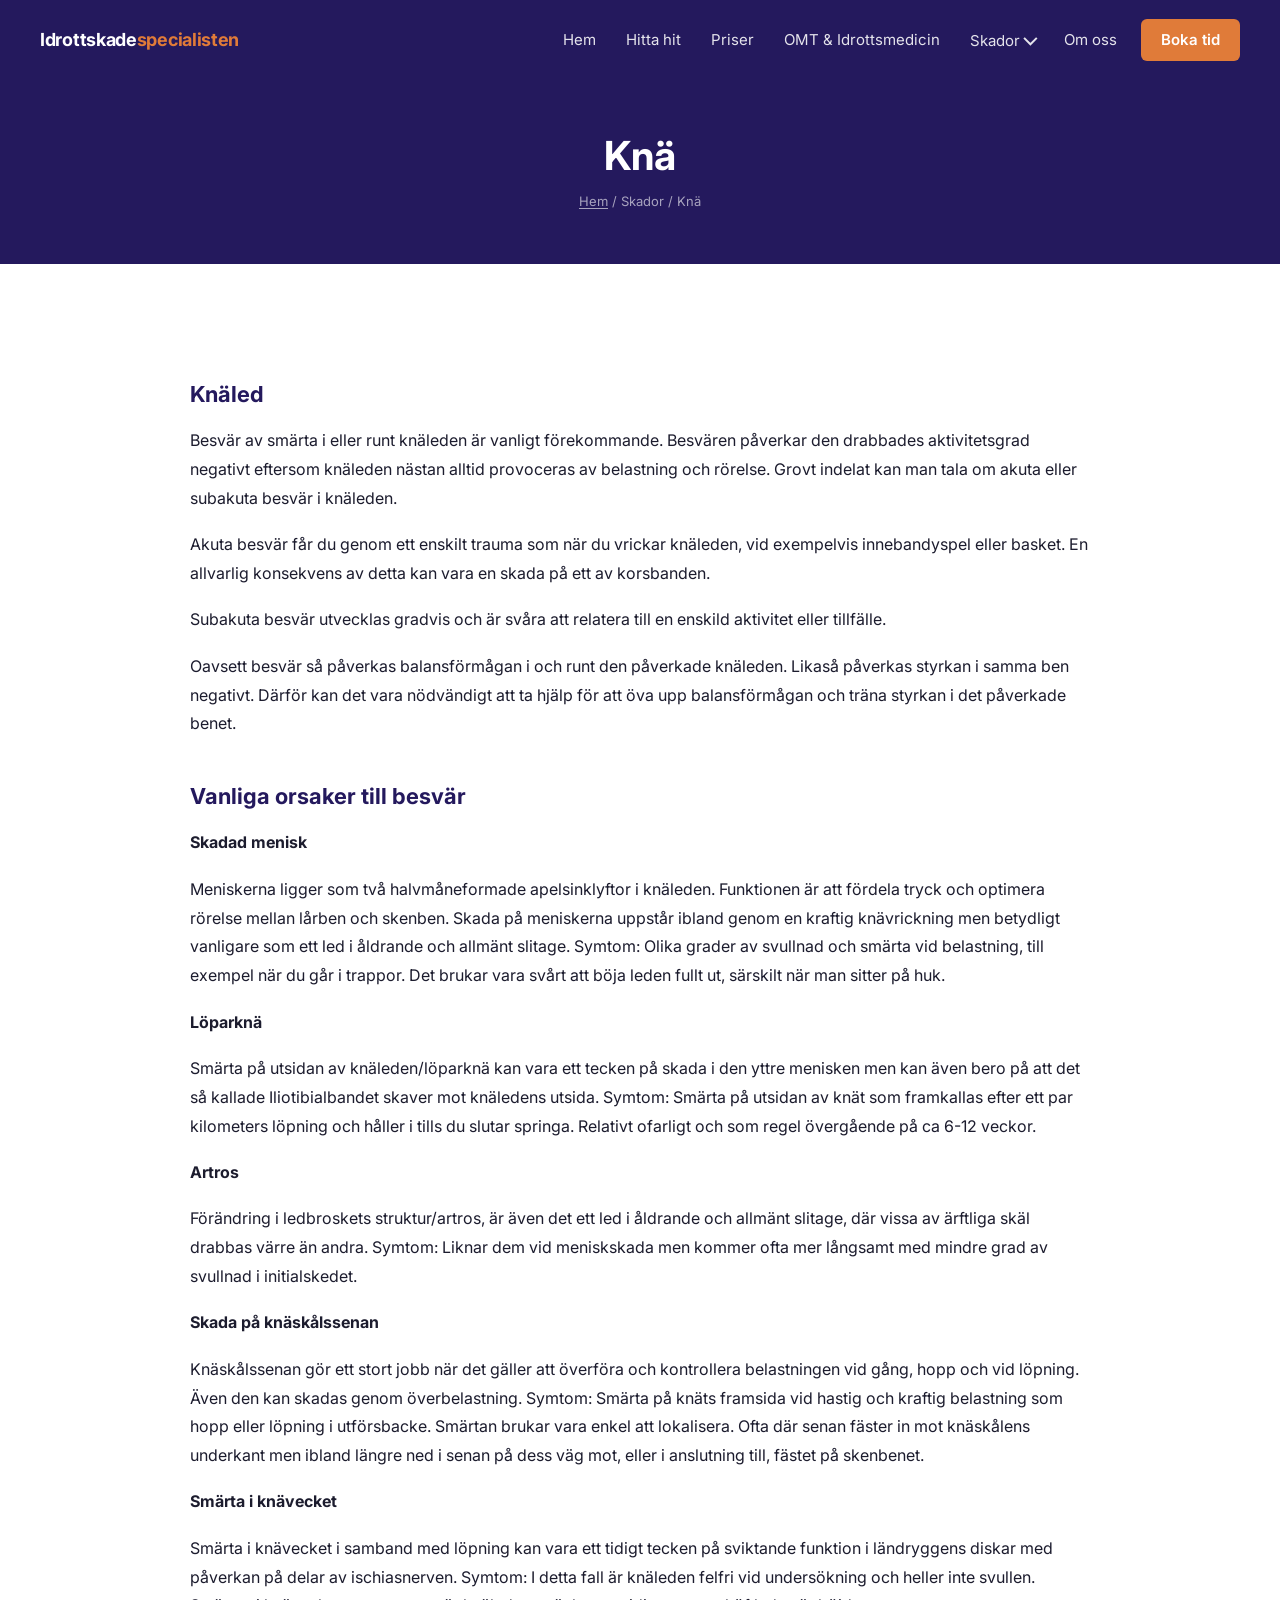
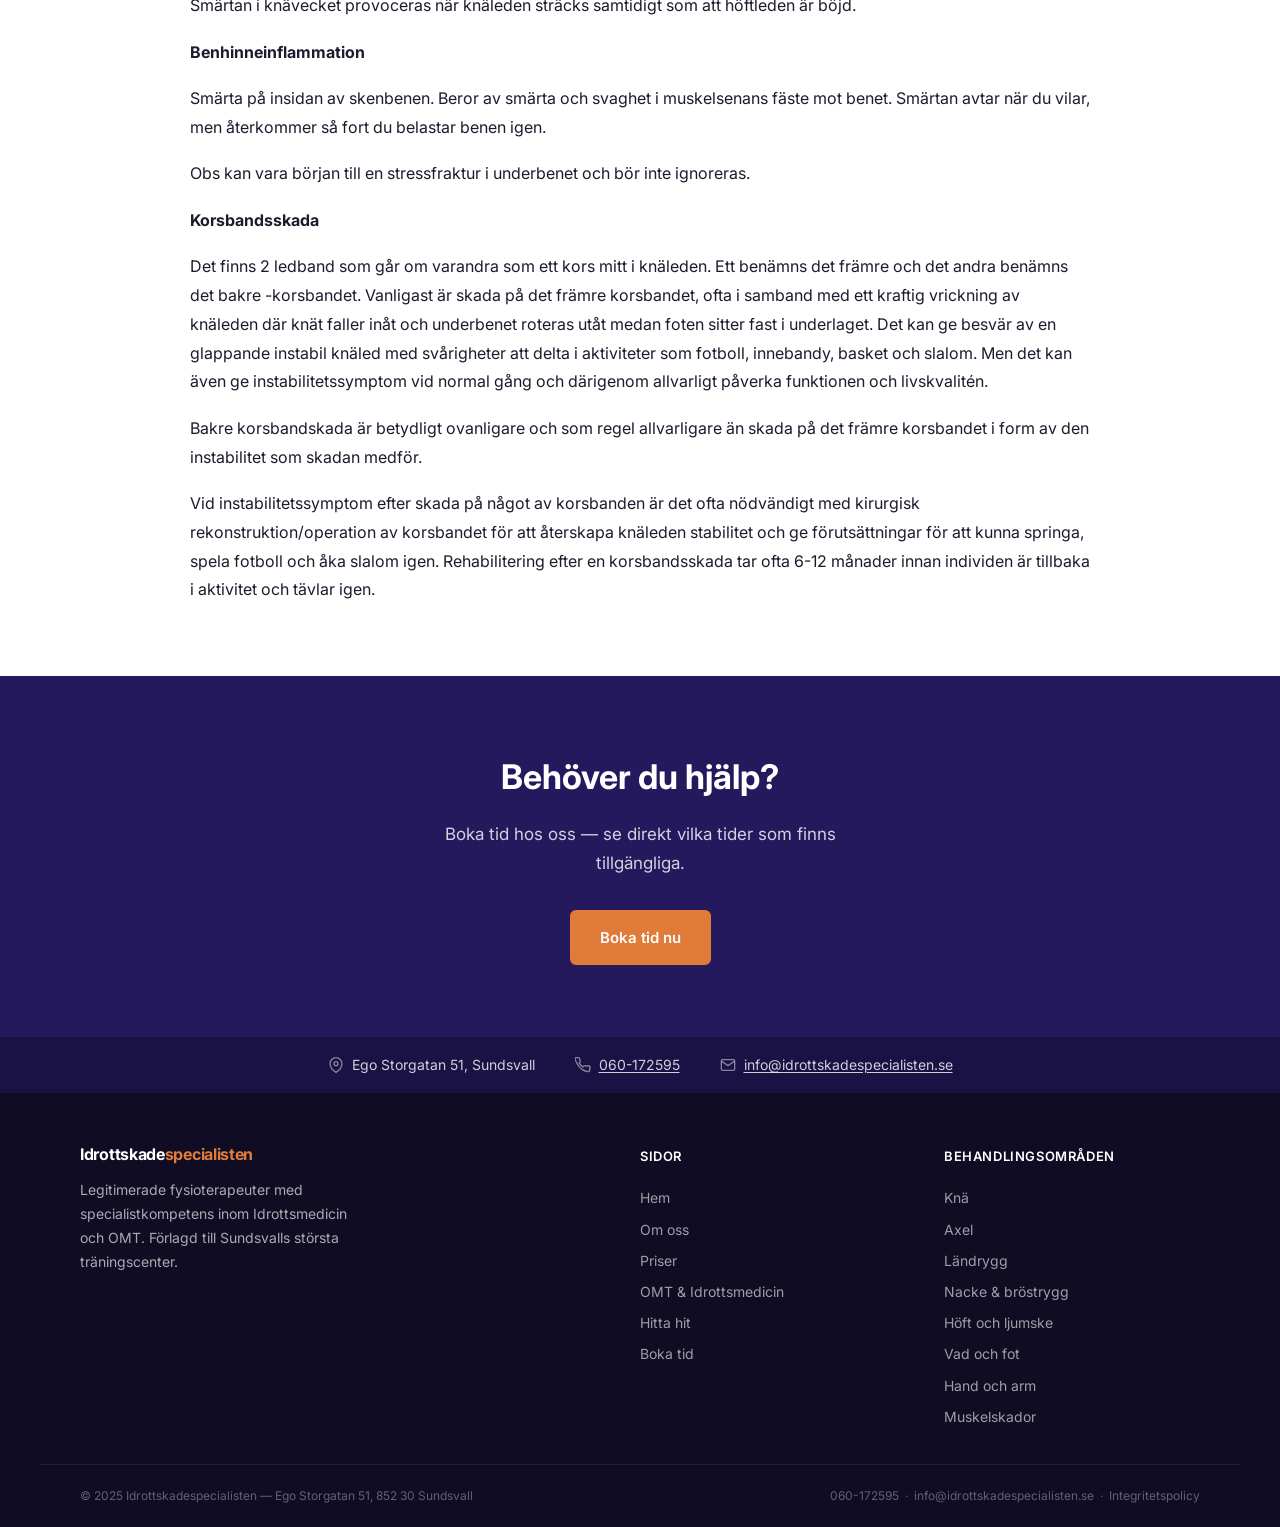
<file: knaled/index.html>
﻿<!DOCTYPE html>
<html lang="sv">
<head>
  <meta charset="UTF-8">
  <meta name="viewport" content="width=device-width, initial-scale=1.0">
  <title>Knäbesvär och knäskador – behandling | Idrottskadespecialisten Sundsvall</title>
  <meta name="description" content="Meniskskada, korsbandsskada, löparknä och knäledsartros. Fysioterapi och rehabilitering av knäbesvär i Sundsvall.">
  <link rel="canonical" href="https://idrottskadespecialisten.se/knaled/">
  <meta property="og:title" content="Knäbesvär och knäskador – behandling | Idrottskadespecialisten Sundsvall">
  <meta property="og:description" content="Meniskskada, korsbandsskada, löparknä och knäledsartros. Fysioterapi och rehabilitering av knäbesvär i Sundsvall.">
  <meta property="og:type" content="website">
  <meta property="og:url" content="https://idrottskadespecialisten.se/knaled/">
  <meta property="og:locale" content="sv_SE">
  <meta property="og:image" content="https://idrottskadespecialisten.se/images/logo.png">
  <link rel="icon" type="image/png" href="../images/favicon.png">
  <link rel="preconnect" href="https://fonts.googleapis.com">
  <link rel="preconnect" href="https://fonts.gstatic.com" crossorigin>
  <link href="https://fonts.googleapis.com/css2?family=Inter:wght@300;400;600;700&display=swap" rel="stylesheet">
  <link rel="stylesheet" href="../css/style.css">
  <script type="application/ld+json">
  {
    "@context": "https://schema.org",
    "@type": "MedicalWebPage",
    "name": "Knäbesvär och knäskador – behandling | Idrottskadespecialisten Sundsvall",
    "description": "Meniskskada, korsbandsskada, löparknä och knäledsartros. Fysioterapi och rehabilitering av knäbesvär i Sundsvall.",
    "url": "https://idrottskadespecialisten.se/knaled/",
    "inLanguage": "sv",
    "isPartOf": {
      "@type": "MedicalBusiness",
      "name": "Idrottskadespecialisten",
      "url": "https://idrottskadespecialisten.se"
    }
  }
  </script>
</head>
<body>

<a class="skip-link" href="#main">Hoppa till innehåll</a>

<header class="site-header">
  <div class="nav-inner">
    <a href="/" class="site-logo">Idrottskade<span>specialisten</span></a>
    <nav aria-label="Huvudmeny">
      <ul class="nav-list">
        <li><a href="/">Hem</a></li>
        <li><a href="/hitta-hit/">Hitta hit</a></li>
        <li><a href="/priser/">Priser</a></li>
        <li><a href="/omt-idrottsmedicin/">OMT &amp; Idrottsmedicin</a></li>
        <li class="has-dropdown">
          <button aria-expanded="false" aria-haspopup="true">Skador <span class="chevron" aria-hidden="true"></span></button>
          <ul class="dropdown" role="menu">
            <li><a href="/hand-arm/" role="menuitem">Hand och arm</a></li>
            <li><a href="/nacke/" role="menuitem">Nacke &amp; bröstrygg</a></li>
            <li><a href="/axel/" role="menuitem">Axel</a></li>
            <li><a href="/landrygg/" role="menuitem">Ländrygg</a></li>
            <li><a href="/hoft-ljumske/" role="menuitem">Höft och ljumske</a></li>
            <li><a href="/knaled/" role="menuitem" class="current">Knä</a></li>
            <li><a href="/vad-fot/" role="menuitem">Vad och fot</a></li>
            <li><a href="/muskelskador/" role="menuitem">Muskelskador</a></li>
          </ul>
        </li>
        <li><a href="/om-oss/">Om oss</a></li>
        <li><a href="/bokning/" class="nav-book">Boka tid</a></li>
      </ul>
    </nav>
    <button class="nav-toggle" id="nav-toggle" aria-label="Öppna meny" aria-expanded="false" aria-controls="nav-mobile">
      <span></span><span></span><span></span>
    </button>
  </div>
</header>

<nav id="nav-mobile" class="nav-mobile" aria-label="Mobilmeny">
  <a href="/">Hem</a>
  <a href="/hitta-hit/">Hitta hit</a>
  <a href="/priser/">Priser</a>
  <a href="/omt-idrottsmedicin/">OMT &amp; Idrottsmedicin</a>
  <div class="sub-group">
    <a href="/hand-arm/">Hand och arm</a>
    <a href="/nacke/">Nacke &amp; bröstrygg</a>
    <a href="/axel/">Axel</a>
    <a href="/landrygg/">Ländrygg</a>
    <a href="/hoft-ljumske/">Höft och ljumske</a>
    <a href="/knaled/">Knä</a>
    <a href="/vad-fot/">Vad och fot</a>
    <a href="/muskelskador/">Muskelskador</a>
  </div>
  <a href="/om-oss/">Om oss</a>
  <a href="/bokning/" class="book-mobile">Boka tid</a>
</nav>

<div class="page-banner">
  <h1>Knä</h1>
  <p class="breadcrumb"><a href="/">Hem</a> / Skador / Knä</p>
</div>

<main id="main">

  <section class="section">
    <div class="container">
      <div class="prose">
        <h2>Knäled</h2>
        <p>Besvär av smärta i eller runt knäleden är vanligt förekommande. Besvären påverkar den drabbades aktivitetsgrad negativt eftersom knäleden nästan alltid provoceras av belastning och rörelse. Grovt indelat kan man tala om akuta eller subakuta besvär i knäleden.</p>
        <p>Akuta besvär får du genom ett enskilt trauma som när du vrickar knäleden, vid exempelvis innebandyspel eller basket. En allvarlig konsekvens av detta kan vara en skada på ett av korsbanden.</p>
        <p>Subakuta besvär utvecklas gradvis och är svåra att relatera till en enskild aktivitet eller tillfälle.</p>
        <p>Oavsett besvär så påverkas balansförmågan i och runt den påverkade knäleden. Likaså påverkas styrkan i samma ben negativt. Därför kan det vara nödvändigt att ta hjälp för att öva upp balansförmågan och träna styrkan i det påverkade benet.</p>
        <h2>Vanliga orsaker till besvär</h2>
        <p><strong>Skadad menisk </strong></p>
        <p>Meniskerna ligger som två halvmåneformade apelsinklyftor i knäleden. Funktionen är att fördela tryck och optimera rörelse mellan lårben och skenben. Skada på meniskerna uppstår ibland genom en kraftig knävrickning men betydligt vanligare som ett led i åldrande och allmänt slitage. Symtom: Olika grader av svullnad och smärta vid belastning, till exempel när du går i trappor. Det brukar vara svårt att böja leden fullt ut, särskilt när man sitter på huk.</p>
        <p><strong>Löparknä </strong></p>
        <p>Smärta på utsidan av knäleden/löparknä kan vara ett tecken på skada i den yttre menisken men kan även bero på att det så kallade Iliotibialbandet skaver mot knäledens utsida.  Symtom: Smärta på utsidan av knät som framkallas efter ett par kilometers löpning och håller i tills du slutar springa. Relativt ofarligt och som regel övergående på ca 6-12 veckor.</p>
        <p><strong>Artros </strong></p>
        <p>Förändring i ledbroskets struktur/artros, är även det ett led i åldrande och allmänt slitage, där vissa av ärftliga skäl drabbas värre än andra.  Symtom: Liknar dem vid meniskskada men kommer ofta mer långsamt med mindre grad av svullnad i initialskedet. </p>
        <p><strong>Skada på knäskålssenan </strong></p>
        <p>Knäskålssenan gör ett stort jobb när det gäller att överföra och kontrollera belastningen vid gång, hopp och vid löpning. Även den kan skadas genom överbelastning. Symtom: Smärta på knäts framsida vid hastig och kraftig belastning som hopp eller löpning i utförsbacke. Smärtan brukar vara enkel att lokalisera. Ofta där senan fäster in mot knäskålens underkant men ibland längre ned i senan på dess väg mot, eller i anslutning till, fästet på skenbenet.</p>
        <p><strong>Smärta i knävecket </strong></p>
        <p>Smärta i knävecket i samband med löpning kan vara ett tidigt tecken på sviktande funktion i ländryggens diskar med påverkan på delar av ischiasnerven.  Symtom: I detta fall är knäleden felfri vid undersökning och heller inte svullen. Smärtan i knävecket provoceras när knäleden sträcks samtidigt som att höftleden är böjd. </p>
        <p><strong>Benhinneinflammation</strong></p>
        <p>Smärta på insidan av skenbenen. Beror av smärta och svaghet i muskelsenans fäste mot benet. Smärtan avtar när du vilar, men återkommer så fort du belastar benen igen.</p>
        <p>Obs kan vara början till en stressfraktur i underbenet och bör inte ignoreras.</p>
        <p><strong>Korsbandsskada</strong></p>
        <p>Det finns 2 ledband som går om varandra som ett kors mitt i knäleden. Ett benämns det främre och det andra benämns det bakre -korsbandet. Vanligast är skada på det främre korsbandet, ofta i samband med ett kraftig vrickning av knäleden där knät faller inåt och underbenet roteras utåt medan foten sitter fast i underlaget. Det kan ge besvär av en glappande instabil knäled med svårigheter att delta i aktiviteter som fotboll, innebandy, basket och slalom. Men det kan även ge instabilitetssymptom vid normal gång och därigenom allvarligt påverka funktionen och livskvalitén. </p>
        <p>Bakre korsbandskada är betydligt ovanligare och som regel allvarligare än skada på det främre korsbandet i form av den instabilitet som skadan medför. </p>
        <p>Vid instabilitetssymptom efter skada på något av korsbanden är det ofta nödvändigt med kirurgisk rekonstruktion/operation av korsbandet för att återskapa knäleden stabilitet och ge förutsättningar för att kunna springa, spela fotboll och åka slalom igen. Rehabilitering efter en korsbandsskada tar ofta 6-12 månader innan individen är tillbaka i aktivitet och tävlar igen.</p>
      </div>
    </div>
  </section>

  <section class="cta-banner">
    <h2>Behöver du hjälp?</h2>
    <p>Boka tid hos oss — se direkt vilka tider som finns tillgängliga.</p>
    <a href="/bokning/" class="btn btn-primary">Boka tid nu</a>
  </section>

</main>

<div class="info-strip" aria-label="Kontaktinformation">
  <div class="info-item">
    <svg width="16" height="16" viewBox="0 0 24 24" fill="none" stroke="currentColor" stroke-width="2" aria-hidden="true"><path d="M21 10c0 7-9 13-9 13s-9-6-9-13a9 9 0 0118 0z"/><circle cx="12" cy="10" r="3"/></svg>
    Ego Storgatan 51, Sundsvall
  </div>
  <div class="info-item">
    <svg width="16" height="16" viewBox="0 0 24 24" fill="none" stroke="currentColor" stroke-width="2" aria-hidden="true"><path d="M22 16.92v3a2 2 0 01-2.18 2 19.79 19.79 0 01-8.63-3.07A19.5 19.5 0 013.07 9.8a19.79 19.79 0 01-3.07-8.68A2 2 0 012 .99h3a2 2 0 012 1.72c.127.96.361 1.903.7 2.81a2 2 0 01-.45 2.11L6.09 8.91a16 16 0 006 6l1.27-1.27a2 2 0 012.11-.45c.907.339 1.85.573 2.81.7A2 2 0 0122 16.92z"/></svg>
    <a href="tel:060172595">060-172595</a>
  </div>
  <div class="info-item">
    <svg width="16" height="16" viewBox="0 0 24 24" fill="none" stroke="currentColor" stroke-width="2" aria-hidden="true"><path d="M4 4h16c1.1 0 2 .9 2 2v12c0 1.1-.9 2-2 2H4c-1.1 0-2-.9-2-2V6c0-1.1.9-2 2-2z"/><polyline points="22,6 12,13 2,6"/></svg>
    <a href="mailto:info@idrottskadespecialisten.se">info@idrottskadespecialisten.se</a>
  </div>
</div>

<footer class="site-footer">
  <div class="footer-inner">
    <div class="footer-brand">
      <span class="site-logo">Idrottskade<span>specialisten</span></span>
      <p>Legitimerade fysioterapeuter med specialistkompetens inom Idrottsmedicin och OMT. Förlagd till Sundsvalls största träningscenter.</p>
    </div>
    <div class="footer-col">
      <h4>Sidor</h4>
      <a href="/">Hem</a>
      <a href="/om-oss/">Om oss</a>
      <a href="/priser/">Priser</a>
      <a href="/omt-idrottsmedicin/">OMT &amp; Idrottsmedicin</a>
      <a href="/hitta-hit/">Hitta hit</a>
      <a href="/bokning/">Boka tid</a>
    </div>
    <div class="footer-col">
      <h4>Behandlingsområden</h4>
      <a href="/knaled/">Knä</a>
      <a href="/axel/">Axel</a>
      <a href="/landrygg/">Ländrygg</a>
      <a href="/nacke/">Nacke &amp; bröstrygg</a>
      <a href="/hoft-ljumske/">Höft och ljumske</a>
      <a href="/vad-fot/">Vad och fot</a>
      <a href="/hand-arm/">Hand och arm</a>
      <a href="/muskelskador/">Muskelskador</a>
    </div>
  </div>
  <div class="footer-bottom">
    <span>&copy; 2025 Idrottskadespecialisten &mdash; Ego Storgatan 51, 852 30 Sundsvall</span>
    <span><a href="tel:060172595">060-172595</a> &nbsp;&middot;&nbsp; <a href="mailto:info@idrottskadespecialisten.se">info@idrottskadespecialisten.se</a> &nbsp;&middot;&nbsp; <a href="/integritetspolicy/">Integritetspolicy</a></span>
  </div>
</footer>

<script src="../js/main.js"></script>
</body>
</html>
</file>
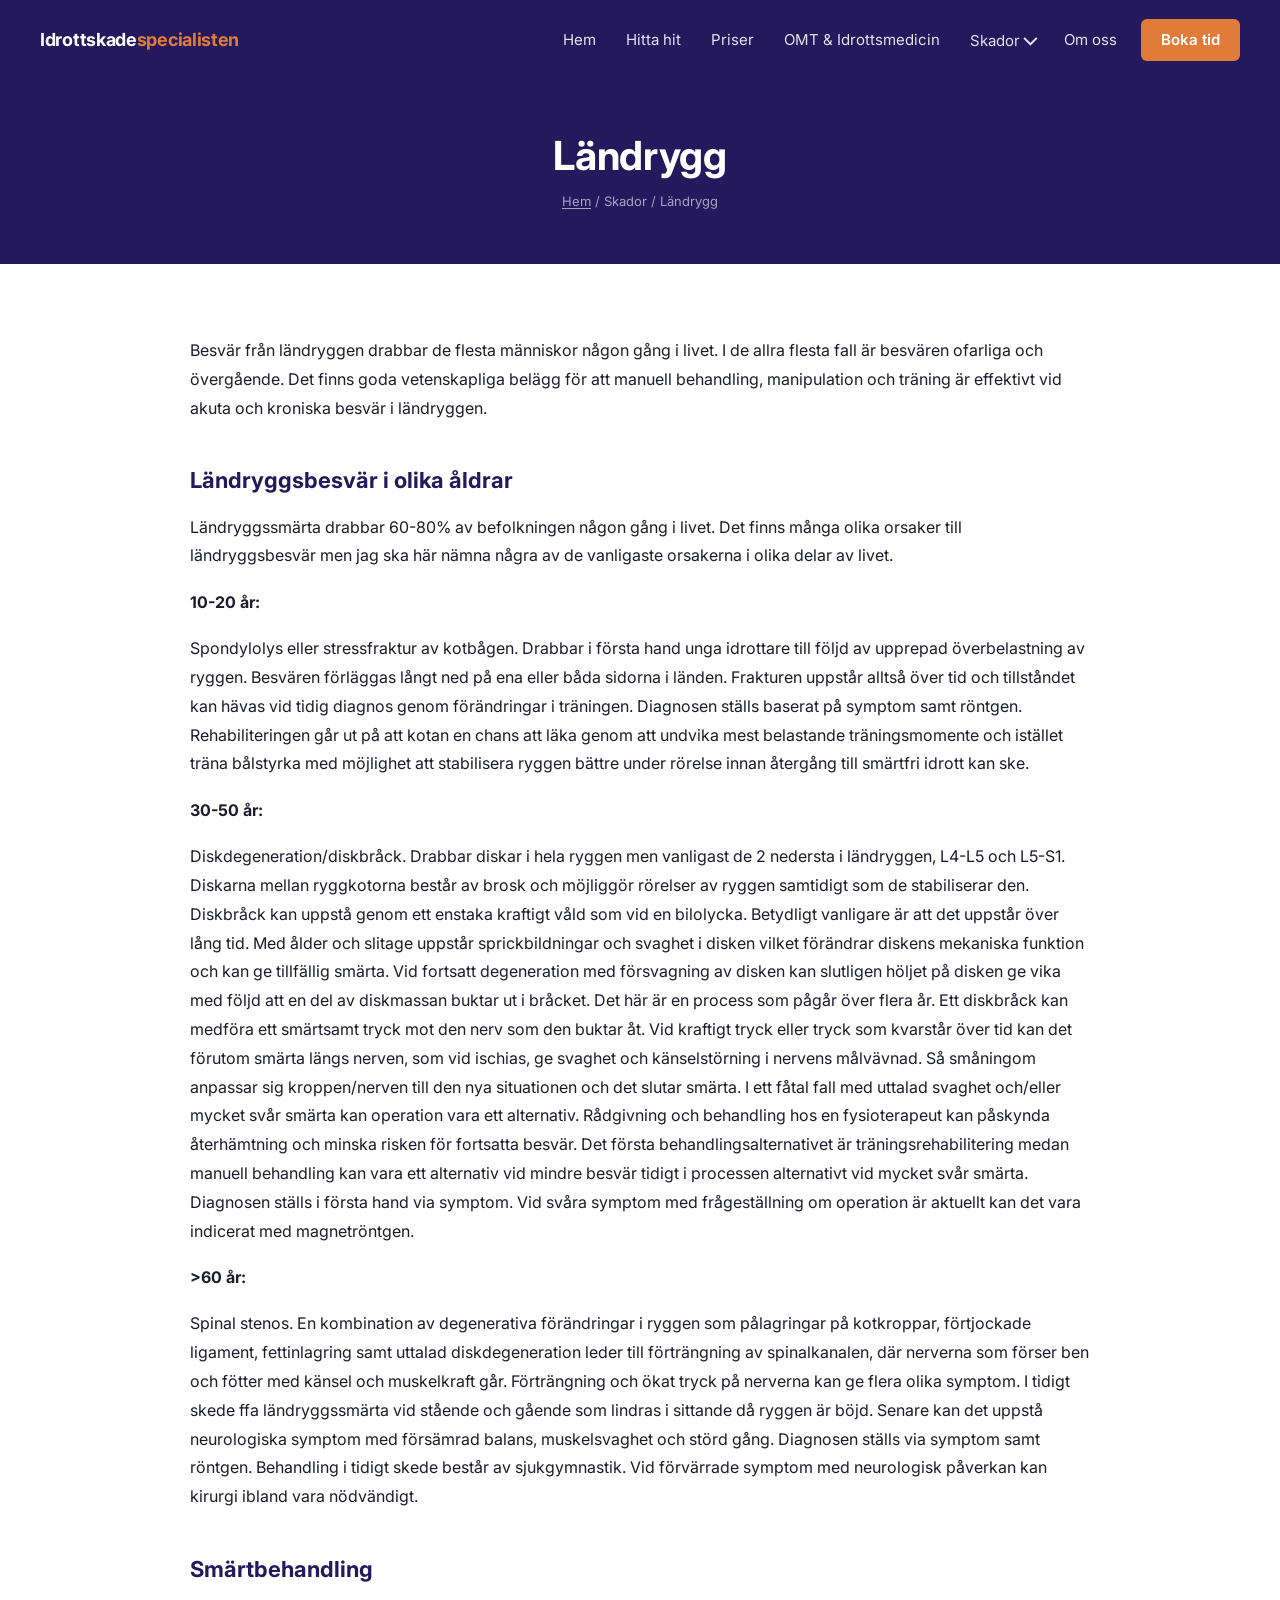
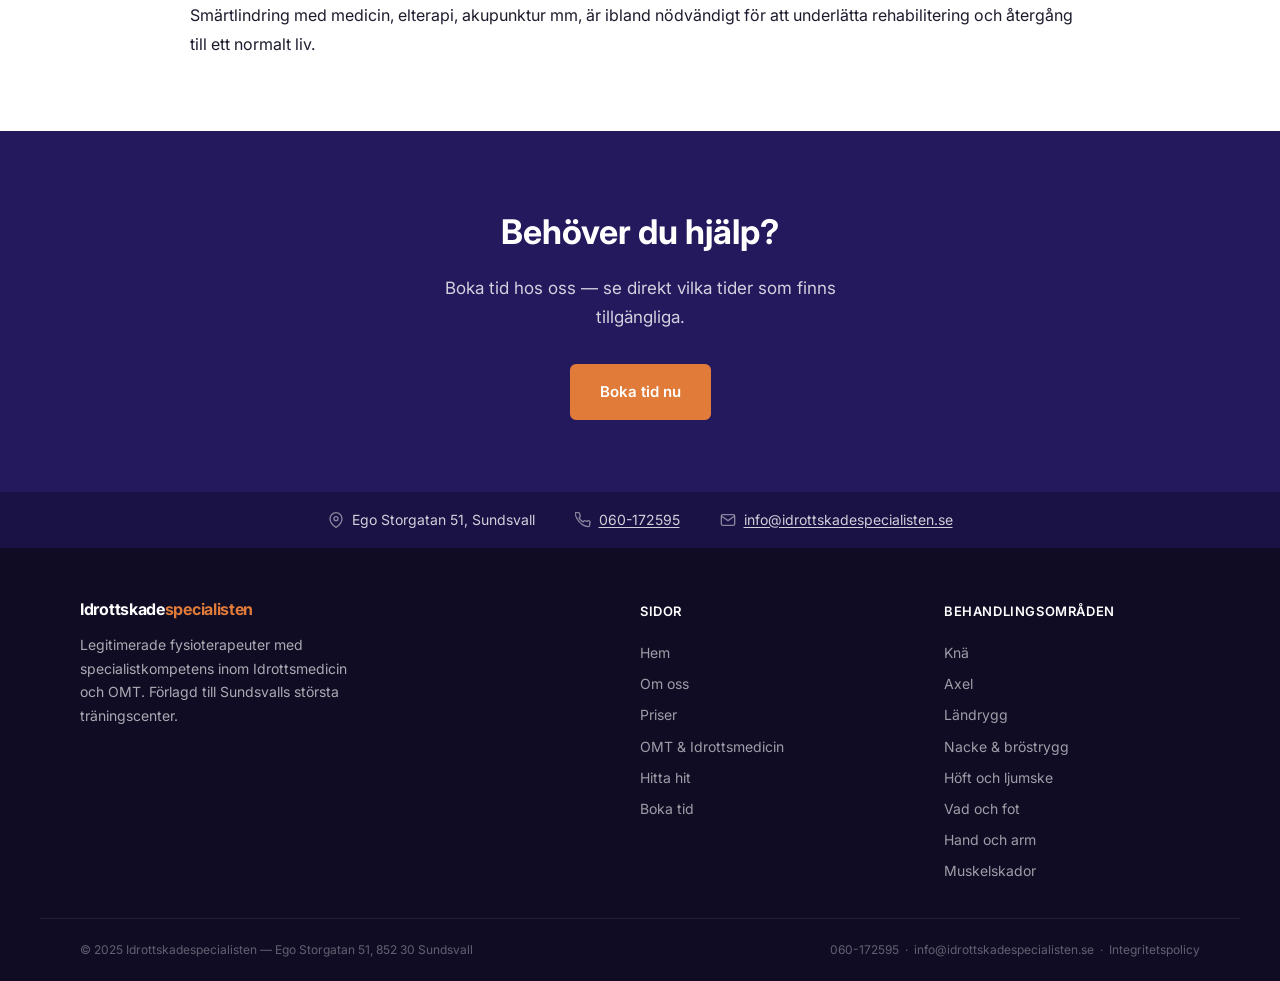
<file: landrygg/index.html>
﻿<!DOCTYPE html>
<html lang="sv">
<head>
  <meta charset="UTF-8">
  <meta name="viewport" content="width=device-width, initial-scale=1.0">
  <title>Ländryggsbesvär och rehabilitering | Idrottskadespecialisten Sundsvall</title>
  <meta name="description" content="Ländryggssmärta, diskbråck, ischias och spinal stenos. Fysioterapi och manuell behandling av ländryggsbesvär i Sundsvall.">
  <link rel="canonical" href="https://idrottskadespecialisten.se/landrygg/">
  <meta property="og:title" content="Ländryggsbesvär och rehabilitering | Idrottskadespecialisten Sundsvall">
  <meta property="og:description" content="Ländryggssmärta, diskbråck, ischias och spinal stenos. Fysioterapi och manuell behandling av ländryggsbesvär i Sundsvall.">
  <meta property="og:type" content="website">
  <meta property="og:url" content="https://idrottskadespecialisten.se/landrygg/">
  <meta property="og:locale" content="sv_SE">
  <meta property="og:image" content="https://idrottskadespecialisten.se/images/logo.png">
  <link rel="icon" type="image/png" href="../images/favicon.png">
  <link rel="preconnect" href="https://fonts.googleapis.com">
  <link rel="preconnect" href="https://fonts.gstatic.com" crossorigin>
  <link href="https://fonts.googleapis.com/css2?family=Inter:wght@300;400;600;700&display=swap" rel="stylesheet">
  <link rel="stylesheet" href="../css/style.css">
  <script type="application/ld+json">
  {
    "@context": "https://schema.org",
    "@type": "MedicalWebPage",
    "name": "Ländryggsbesvär och rehabilitering | Idrottskadespecialisten Sundsvall",
    "description": "Ländryggssmärta, diskbråck, ischias och spinal stenos. Fysioterapi och manuell behandling av ländryggsbesvär i Sundsvall.",
    "url": "https://idrottskadespecialisten.se/landrygg/",
    "inLanguage": "sv",
    "isPartOf": {
      "@type": "MedicalBusiness",
      "name": "Idrottskadespecialisten",
      "url": "https://idrottskadespecialisten.se"
    }
  }
  </script>
</head>
<body>

<a class="skip-link" href="#main">Hoppa till innehåll</a>

<header class="site-header">
  <div class="nav-inner">
    <a href="/" class="site-logo">Idrottskade<span>specialisten</span></a>
    <nav aria-label="Huvudmeny">
      <ul class="nav-list">
        <li><a href="/">Hem</a></li>
        <li><a href="/hitta-hit/">Hitta hit</a></li>
        <li><a href="/priser/">Priser</a></li>
        <li><a href="/omt-idrottsmedicin/">OMT &amp; Idrottsmedicin</a></li>
        <li class="has-dropdown">
          <button aria-expanded="false" aria-haspopup="true">Skador <span class="chevron" aria-hidden="true"></span></button>
          <ul class="dropdown" role="menu">
            <li><a href="/hand-arm/" role="menuitem">Hand och arm</a></li>
            <li><a href="/nacke/" role="menuitem">Nacke &amp; bröstrygg</a></li>
            <li><a href="/axel/" role="menuitem">Axel</a></li>
            <li><a href="/landrygg/" role="menuitem" class="current">Ländrygg</a></li>
            <li><a href="/hoft-ljumske/" role="menuitem">Höft och ljumske</a></li>
            <li><a href="/knaled/" role="menuitem">Knä</a></li>
            <li><a href="/vad-fot/" role="menuitem">Vad och fot</a></li>
            <li><a href="/muskelskador/" role="menuitem">Muskelskador</a></li>
          </ul>
        </li>
        <li><a href="/om-oss/">Om oss</a></li>
        <li><a href="/bokning/" class="nav-book">Boka tid</a></li>
      </ul>
    </nav>
    <button class="nav-toggle" id="nav-toggle" aria-label="Öppna meny" aria-expanded="false" aria-controls="nav-mobile">
      <span></span><span></span><span></span>
    </button>
  </div>
</header>

<nav id="nav-mobile" class="nav-mobile" aria-label="Mobilmeny">
  <a href="/">Hem</a>
  <a href="/hitta-hit/">Hitta hit</a>
  <a href="/priser/">Priser</a>
  <a href="/omt-idrottsmedicin/">OMT &amp; Idrottsmedicin</a>
  <div class="sub-group">
    <a href="/hand-arm/">Hand och arm</a>
    <a href="/nacke/">Nacke &amp; bröstrygg</a>
    <a href="/axel/">Axel</a>
    <a href="/landrygg/">Ländrygg</a>
    <a href="/hoft-ljumske/">Höft och ljumske</a>
    <a href="/knaled/">Knä</a>
    <a href="/vad-fot/">Vad och fot</a>
    <a href="/muskelskador/">Muskelskador</a>
  </div>
  <a href="/om-oss/">Om oss</a>
  <a href="/bokning/" class="book-mobile">Boka tid</a>
</nav>

<div class="page-banner">
  <h1>Ländrygg</h1>
  <p class="breadcrumb"><a href="/">Hem</a> / Skador / Ländrygg</p>
</div>

<main id="main">

  <section class="section">
    <div class="container">
      <div class="prose">
        <p>Besvär från ländryggen drabbar de flesta människor någon gång i livet. I de allra flesta fall är besvären ofarliga och övergående. Det finns goda vetenskapliga belägg för att manuell behandling, manipulation och träning är effektivt vid akuta och kroniska besvär i ländryggen.</p>
        <h2>Ländryggsbesvär i olika åldrar</h2>
        <p>Ländryggssmärta drabbar 60-80% av befolkningen någon gång i livet. Det finns många olika orsaker till ländryggsbesvär men jag ska här nämna några av de vanligaste orsakerna i olika delar av livet.</p>
        <p><strong>10-20 år: </strong></p>
        <p>Spondylolys eller stressfraktur av kotbågen. Drabbar i första hand unga idrottare till följd av upprepad överbelastning av ryggen. Besvären förläggas långt ned på ena eller båda sidorna i länden. Frakturen uppstår alltså över tid och tillståndet kan hävas vid tidig diagnos genom förändringar i träningen. Diagnosen ställs baserat på symptom samt röntgen. Rehabiliteringen går ut på att kotan en chans att läka genom att undvika mest belastande träningsmomente och istället träna bålstyrka med möjlighet att stabilisera ryggen bättre under rörelse innan återgång till smärtfri idrott kan ske.</p>
        <p><strong>30-50 år: </strong></p>
        <p>Diskdegeneration/diskbråck. Drabbar diskar i hela ryggen men vanligast de 2 nedersta i ländryggen, L4-L5 och L5-S1. Diskarna mellan ryggkotorna består av brosk och möjliggör rörelser av ryggen samtidigt som de stabiliserar den. Diskbråck kan uppstå genom ett enstaka kraftigt våld som vid en bilolycka. Betydligt vanligare är att det uppstår över lång tid. Med ålder och slitage uppstår sprickbildningar och svaghet i disken vilket förändrar diskens mekaniska funktion och kan ge tillfällig smärta. Vid fortsatt degeneration med försvagning av disken kan slutligen höljet på disken ge vika med följd att en del av diskmassan buktar ut i bråcket. Det här är en process som pågår över flera år. Ett diskbråck kan medföra ett smärtsamt tryck mot den nerv som den buktar åt. Vid kraftigt tryck eller tryck som kvarstår över tid kan det förutom smärta längs nerven, som vid ischias, ge svaghet och känselstörning i nervens målvävnad. Så småningom anpassar sig kroppen/nerven till den nya situationen och det slutar smärta. I ett fåtal fall med uttalad svaghet och/eller mycket svår smärta kan operation vara ett alternativ. Rådgivning och behandling hos en fysioterapeut kan påskynda återhämtning och minska risken för fortsatta besvär. Det första behandlingsalternativet är träningsrehabilitering medan manuell behandling kan vara ett alternativ vid mindre besvär tidigt i processen alternativt vid mycket svår smärta. Diagnosen ställs i första hand via symptom. Vid svåra symptom med frågeställning om operation är aktuellt kan det vara indicerat med magnetröntgen.</p>
        <p><strong>&gt;60 år: </strong></p>
        <p>Spinal stenos. En kombination av degenerativa förändringar i ryggen som pålagringar på kotkroppar, förtjockade ligament, fettinlagring samt uttalad diskdegeneration leder till förträngning av spinalkanalen, där nerverna som förser ben och fötter med känsel och muskelkraft går. Förträngning och ökat tryck på nerverna kan ge flera olika symptom. I tidigt skede ffa ländryggssmärta vid stående och gående som lindras i sittande då ryggen är böjd. Senare kan det uppstå neurologiska symptom med försämrad balans, muskelsvaghet och störd gång. Diagnosen ställs via symptom samt röntgen. Behandling i tidigt skede består av sjukgymnastik. Vid förvärrade symptom med neurologisk påverkan kan kirurgi ibland vara nödvändigt.</p>
        <h2>Smärtbehandling</h2>
        <p>Smärtlindring med medicin, elterapi, akupunktur mm, är ibland nödvändigt för att underlätta rehabilitering och återgång till ett normalt liv.</p>
      </div>
    </div>
  </section>

  <section class="cta-banner">
    <h2>Behöver du hjälp?</h2>
    <p>Boka tid hos oss — se direkt vilka tider som finns tillgängliga.</p>
    <a href="/bokning/" class="btn btn-primary">Boka tid nu</a>
  </section>

</main>

<div class="info-strip" aria-label="Kontaktinformation">
  <div class="info-item">
    <svg width="16" height="16" viewBox="0 0 24 24" fill="none" stroke="currentColor" stroke-width="2" aria-hidden="true"><path d="M21 10c0 7-9 13-9 13s-9-6-9-13a9 9 0 0118 0z"/><circle cx="12" cy="10" r="3"/></svg>
    Ego Storgatan 51, Sundsvall
  </div>
  <div class="info-item">
    <svg width="16" height="16" viewBox="0 0 24 24" fill="none" stroke="currentColor" stroke-width="2" aria-hidden="true"><path d="M22 16.92v3a2 2 0 01-2.18 2 19.79 19.79 0 01-8.63-3.07A19.5 19.5 0 013.07 9.8a19.79 19.79 0 01-3.07-8.68A2 2 0 012 .99h3a2 2 0 012 1.72c.127.96.361 1.903.7 2.81a2 2 0 01-.45 2.11L6.09 8.91a16 16 0 006 6l1.27-1.27a2 2 0 012.11-.45c.907.339 1.85.573 2.81.7A2 2 0 0122 16.92z"/></svg>
    <a href="tel:060172595">060-172595</a>
  </div>
  <div class="info-item">
    <svg width="16" height="16" viewBox="0 0 24 24" fill="none" stroke="currentColor" stroke-width="2" aria-hidden="true"><path d="M4 4h16c1.1 0 2 .9 2 2v12c0 1.1-.9 2-2 2H4c-1.1 0-2-.9-2-2V6c0-1.1.9-2 2-2z"/><polyline points="22,6 12,13 2,6"/></svg>
    <a href="mailto:info@idrottskadespecialisten.se">info@idrottskadespecialisten.se</a>
  </div>
</div>

<footer class="site-footer">
  <div class="footer-inner">
    <div class="footer-brand">
      <span class="site-logo">Idrottskade<span>specialisten</span></span>
      <p>Legitimerade fysioterapeuter med specialistkompetens inom Idrottsmedicin och OMT. Förlagd till Sundsvalls största träningscenter.</p>
    </div>
    <div class="footer-col">
      <h4>Sidor</h4>
      <a href="/">Hem</a>
      <a href="/om-oss/">Om oss</a>
      <a href="/priser/">Priser</a>
      <a href="/omt-idrottsmedicin/">OMT &amp; Idrottsmedicin</a>
      <a href="/hitta-hit/">Hitta hit</a>
      <a href="/bokning/">Boka tid</a>
    </div>
    <div class="footer-col">
      <h4>Behandlingsområden</h4>
      <a href="/knaled/">Knä</a>
      <a href="/axel/">Axel</a>
      <a href="/landrygg/">Ländrygg</a>
      <a href="/nacke/">Nacke &amp; bröstrygg</a>
      <a href="/hoft-ljumske/">Höft och ljumske</a>
      <a href="/vad-fot/">Vad och fot</a>
      <a href="/hand-arm/">Hand och arm</a>
      <a href="/muskelskador/">Muskelskador</a>
    </div>
  </div>
  <div class="footer-bottom">
    <span>&copy; 2025 Idrottskadespecialisten &mdash; Ego Storgatan 51, 852 30 Sundsvall</span>
    <span><a href="tel:060172595">060-172595</a> &nbsp;&middot;&nbsp; <a href="mailto:info@idrottskadespecialisten.se">info@idrottskadespecialisten.se</a> &nbsp;&middot;&nbsp; <a href="/integritetspolicy/">Integritetspolicy</a></span>
  </div>
</footer>

<script src="../js/main.js"></script>
</body>
</html>
</file>
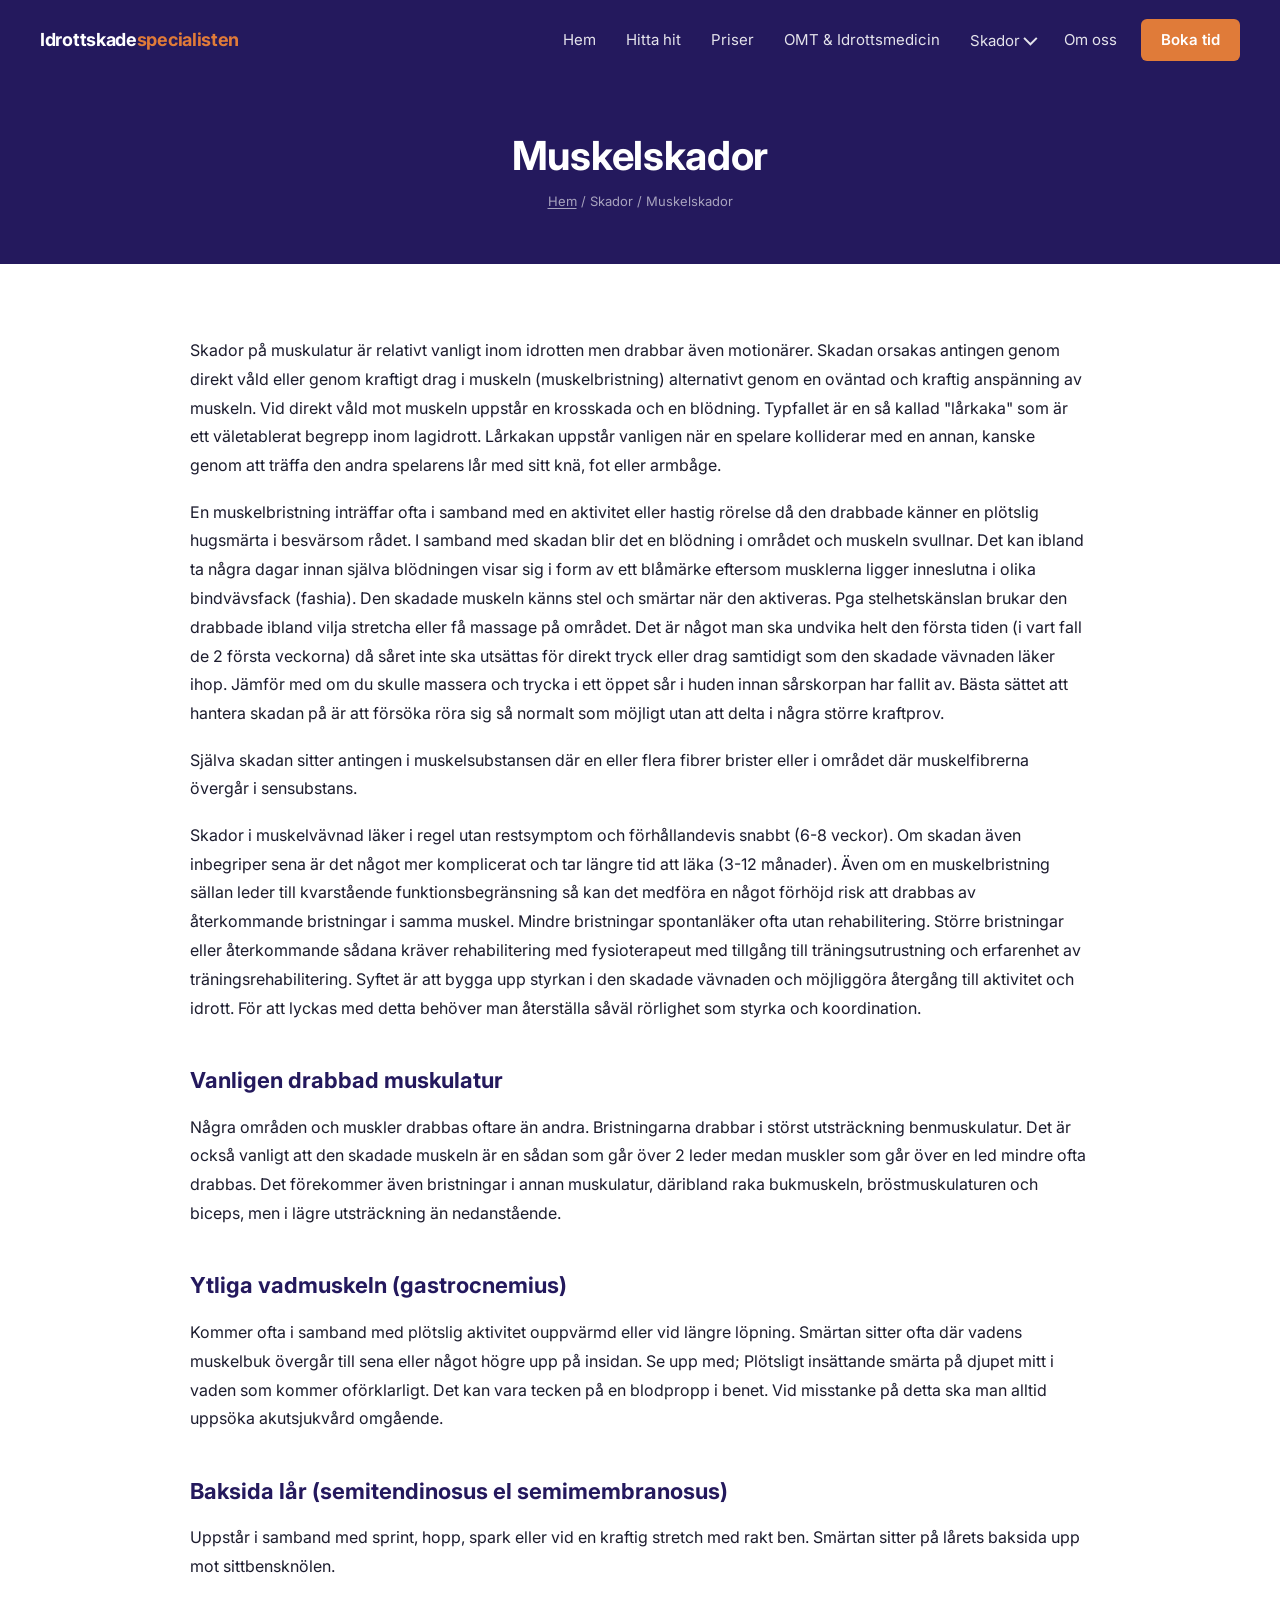
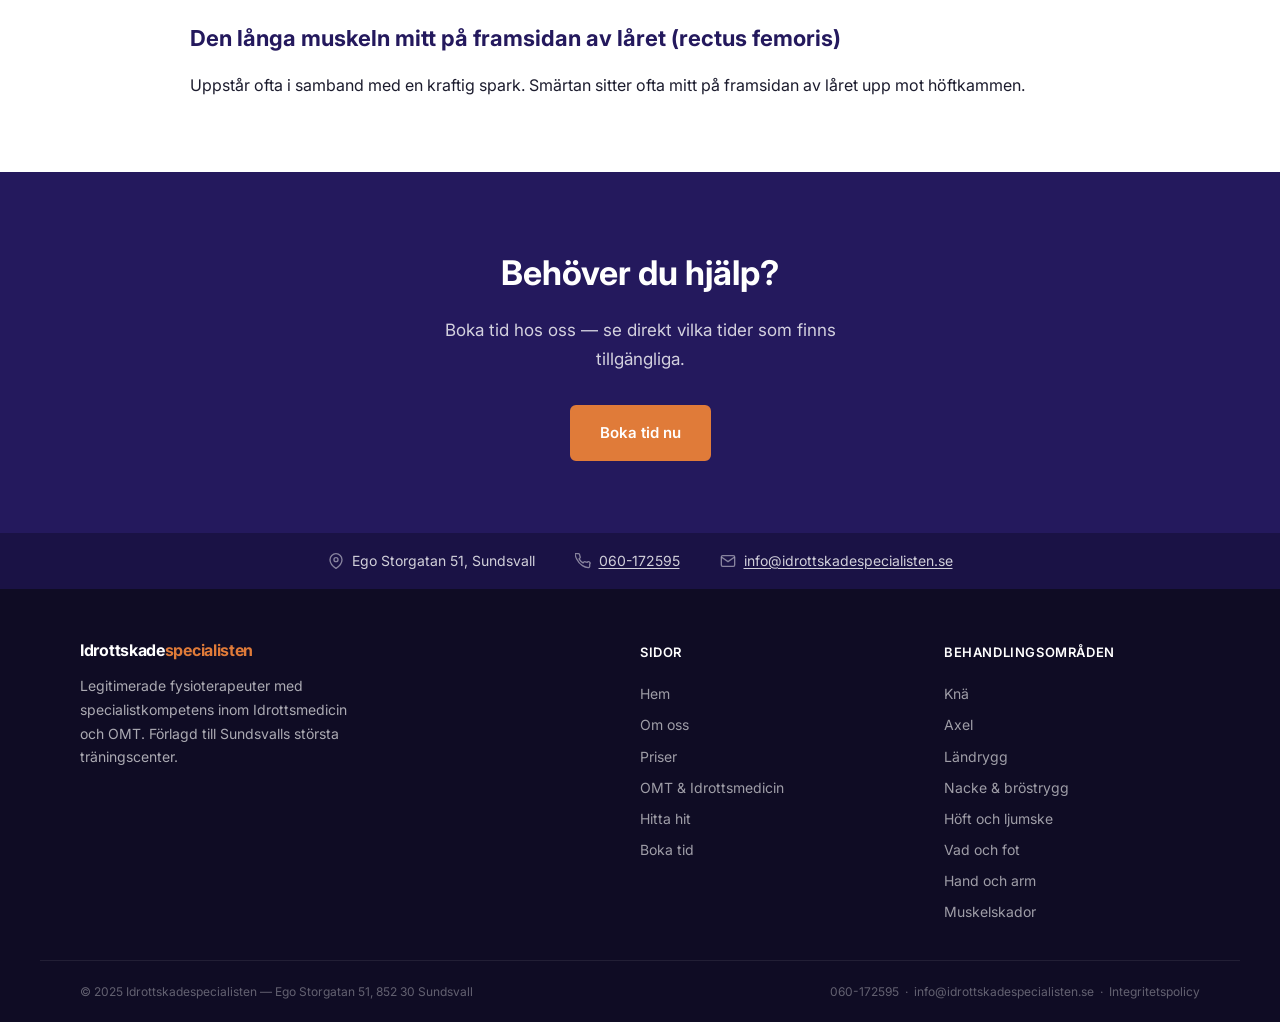
<file: muskelskador/index.html>
﻿<!DOCTYPE html>
<html lang="sv">
<head>
  <meta charset="UTF-8">
  <meta name="viewport" content="width=device-width, initial-scale=1.0">
  <title>Muskelskador – bristning och behandling | Idrottskadespecialisten Sundsvall</title>
  <meta name="description" content="Muskelbristningar, lårmuskelskador och kroniska muskelbesvär. Fysioterapi och rehabilitering av muskelskador i Sundsvall.">
  <link rel="canonical" href="https://idrottskadespecialisten.se/muskelskador/">
  <meta property="og:title" content="Muskelskador – bristning och behandling | Idrottskadespecialisten Sundsvall">
  <meta property="og:description" content="Muskelbristningar, lårmuskelskador och kroniska muskelbesvär. Fysioterapi och rehabilitering av muskelskador i Sundsvall.">
  <meta property="og:type" content="website">
  <meta property="og:url" content="https://idrottskadespecialisten.se/muskelskador/">
  <meta property="og:locale" content="sv_SE">
  <meta property="og:image" content="https://idrottskadespecialisten.se/images/logo.png">
  <link rel="icon" type="image/png" href="../images/favicon.png">
  <link rel="preconnect" href="https://fonts.googleapis.com">
  <link rel="preconnect" href="https://fonts.gstatic.com" crossorigin>
  <link href="https://fonts.googleapis.com/css2?family=Inter:wght@300;400;600;700&display=swap" rel="stylesheet">
  <link rel="stylesheet" href="../css/style.css">
  <script type="application/ld+json">
  {
    "@context": "https://schema.org",
    "@type": "MedicalWebPage",
    "name": "Muskelskador – bristning och behandling | Idrottskadespecialisten Sundsvall",
    "description": "Muskelbristningar, lårmuskelskador och kroniska muskelbesvär. Fysioterapi och rehabilitering av muskelskador i Sundsvall.",
    "url": "https://idrottskadespecialisten.se/muskelskador/",
    "inLanguage": "sv",
    "isPartOf": {
      "@type": "MedicalBusiness",
      "name": "Idrottskadespecialisten",
      "url": "https://idrottskadespecialisten.se"
    }
  }
  </script>
</head>
<body>

<a class="skip-link" href="#main">Hoppa till innehåll</a>

<header class="site-header">
  <div class="nav-inner">
    <a href="/" class="site-logo">Idrottskade<span>specialisten</span></a>
    <nav aria-label="Huvudmeny">
      <ul class="nav-list">
        <li><a href="/">Hem</a></li>
        <li><a href="/hitta-hit/">Hitta hit</a></li>
        <li><a href="/priser/">Priser</a></li>
        <li><a href="/omt-idrottsmedicin/">OMT &amp; Idrottsmedicin</a></li>
        <li class="has-dropdown">
          <button aria-expanded="false" aria-haspopup="true">Skador <span class="chevron" aria-hidden="true"></span></button>
          <ul class="dropdown" role="menu">
            <li><a href="/hand-arm/" role="menuitem">Hand och arm</a></li>
            <li><a href="/nacke/" role="menuitem">Nacke &amp; bröstrygg</a></li>
            <li><a href="/axel/" role="menuitem">Axel</a></li>
            <li><a href="/landrygg/" role="menuitem">Ländrygg</a></li>
            <li><a href="/hoft-ljumske/" role="menuitem">Höft och ljumske</a></li>
            <li><a href="/knaled/" role="menuitem">Knä</a></li>
            <li><a href="/vad-fot/" role="menuitem">Vad och fot</a></li>
            <li><a href="/muskelskador/" role="menuitem" class="current">Muskelskador</a></li>
          </ul>
        </li>
        <li><a href="/om-oss/">Om oss</a></li>
        <li><a href="/bokning/" class="nav-book">Boka tid</a></li>
      </ul>
    </nav>
    <button class="nav-toggle" id="nav-toggle" aria-label="Öppna meny" aria-expanded="false" aria-controls="nav-mobile">
      <span></span><span></span><span></span>
    </button>
  </div>
</header>

<nav id="nav-mobile" class="nav-mobile" aria-label="Mobilmeny">
  <a href="/">Hem</a>
  <a href="/hitta-hit/">Hitta hit</a>
  <a href="/priser/">Priser</a>
  <a href="/omt-idrottsmedicin/">OMT &amp; Idrottsmedicin</a>
  <div class="sub-group">
    <a href="/hand-arm/">Hand och arm</a>
    <a href="/nacke/">Nacke &amp; bröstrygg</a>
    <a href="/axel/">Axel</a>
    <a href="/landrygg/">Ländrygg</a>
    <a href="/hoft-ljumske/">Höft och ljumske</a>
    <a href="/knaled/">Knä</a>
    <a href="/vad-fot/">Vad och fot</a>
    <a href="/muskelskador/">Muskelskador</a>
  </div>
  <a href="/om-oss/">Om oss</a>
  <a href="/bokning/" class="book-mobile">Boka tid</a>
</nav>

<div class="page-banner">
  <h1>Muskelskador</h1>
  <p class="breadcrumb"><a href="/">Hem</a> / Skador / Muskelskador</p>
</div>

<main id="main">

  <section class="section">
    <div class="container">
      <div class="prose">
        <p>Skador på muskulatur är relativt vanligt inom idrotten men drabbar även motionärer. Skadan orsakas antingen genom direkt våld eller genom kraftigt drag i muskeln (muskelbristning) alternativt genom en oväntad och kraftig anspänning av muskeln. Vid direkt våld mot muskeln uppstår en krosskada och en blödning. Typfallet är en så kallad "lårkaka" som är ett väletablerat begrepp inom lagidrott. Lårkakan uppstår vanligen när en spelare kolliderar med en annan, kanske genom att träffa den andra spelarens lår med sitt knä, fot eller armbåge.</p>
        <p>En muskelbristning inträffar ofta i samband med en aktivitet eller hastig rörelse då den drabbade känner en plötslig hugsmärta i besvärsom rådet. I samband med skadan blir det en blödning i området och muskeln svullnar. Det kan ibland ta några dagar innan själva blödningen visar sig i form av ett blåmärke eftersom musklerna ligger inneslutna i olika bindvävsfack (fashia). Den skadade muskeln känns stel och smärtar när den aktiveras. Pga stelhetskänslan brukar den drabbade ibland vilja stretcha eller få massage på området. Det är något man ska undvika helt den första tiden (i vart fall de 2 första veckorna) då såret inte ska utsättas för direkt tryck eller drag samtidigt som den skadade vävnaden läker ihop. Jämför med om du skulle massera och trycka i ett öppet sår i huden innan sårskorpan har fallit av. Bästa sättet att hantera skadan på är att försöka röra sig så normalt som möjligt utan att delta i några större kraftprov.</p>
        <p>Själva skadan sitter antingen i muskelsubstansen där en eller flera fibrer brister eller i området där muskelfibrerna övergår i sensubstans.</p>
        <p>Skador i muskelvävnad läker i regel utan restsymptom och förhållandevis snabbt (6-8 veckor). Om skadan även inbegriper sena är det något mer komplicerat och tar längre tid att läka (3-12 månader). Även om en muskelbristning sällan leder till kvarstående funktionsbegränsning så kan det medföra en något förhöjd risk att drabbas av återkommande bristningar i samma muskel. Mindre bristningar spontanläker ofta utan rehabilitering. Större bristningar eller återkommande sådana kräver rehabilitering med fysioterapeut med tillgång till träningsutrustning och erfarenhet av träningsrehabilitering. Syftet är att bygga upp styrkan i den skadade vävnaden och möjliggöra återgång till aktivitet och idrott. För att lyckas med detta behöver man återställa såväl rörlighet som styrka och koordination.</p>
        <h2>Vanligen drabbad muskulatur</h2>
        <p>Några områden och muskler drabbas oftare än andra. Bristningarna drabbar i störst utsträckning benmuskulatur. Det är också vanligt att den skadade muskeln är en sådan som går över 2 leder medan muskler som går över en led mindre ofta drabbas. Det förekommer även bristningar i annan muskulatur, däribland raka bukmuskeln, bröstmuskulaturen och biceps, men i lägre utsträckning än nedanstående.</p>
        <h2>Ytliga vadmuskeln (gastrocnemius)</h2>
        <p>Kommer ofta i samband med plötslig aktivitet ouppvärmd eller vid längre löpning. Smärtan sitter ofta där vadens muskelbuk övergår till sena eller något högre upp på insidan. Se upp med; Plötsligt insättande smärta på djupet mitt i vaden som kommer oförklarligt. Det kan vara tecken på en blodpropp i benet. Vid misstanke på detta ska man alltid uppsöka akutsjukvård omgående.</p>
        <h2>Baksida lår (semitendinosus el semimembranosus)</h2>
        <p>Uppstår i samband med sprint, hopp, spark eller vid en kraftig stretch med rakt ben. Smärtan sitter på lårets baksida upp mot sittbensknölen.</p>
        <h2>Den långa muskeln mitt på framsidan av låret (rectus femoris)</h2>
        <p>Uppstår ofta i samband med en kraftig spark. Smärtan sitter ofta mitt på framsidan av låret upp mot höftkammen.</p>
      </div>
    </div>
  </section>

  <section class="cta-banner">
    <h2>Behöver du hjälp?</h2>
    <p>Boka tid hos oss — se direkt vilka tider som finns tillgängliga.</p>
    <a href="/bokning/" class="btn btn-primary">Boka tid nu</a>
  </section>

</main>

<div class="info-strip" aria-label="Kontaktinformation">
  <div class="info-item">
    <svg width="16" height="16" viewBox="0 0 24 24" fill="none" stroke="currentColor" stroke-width="2" aria-hidden="true"><path d="M21 10c0 7-9 13-9 13s-9-6-9-13a9 9 0 0118 0z"/><circle cx="12" cy="10" r="3"/></svg>
    Ego Storgatan 51, Sundsvall
  </div>
  <div class="info-item">
    <svg width="16" height="16" viewBox="0 0 24 24" fill="none" stroke="currentColor" stroke-width="2" aria-hidden="true"><path d="M22 16.92v3a2 2 0 01-2.18 2 19.79 19.79 0 01-8.63-3.07A19.5 19.5 0 013.07 9.8a19.79 19.79 0 01-3.07-8.68A2 2 0 012 .99h3a2 2 0 012 1.72c.127.96.361 1.903.7 2.81a2 2 0 01-.45 2.11L6.09 8.91a16 16 0 006 6l1.27-1.27a2 2 0 012.11-.45c.907.339 1.85.573 2.81.7A2 2 0 0122 16.92z"/></svg>
    <a href="tel:060172595">060-172595</a>
  </div>
  <div class="info-item">
    <svg width="16" height="16" viewBox="0 0 24 24" fill="none" stroke="currentColor" stroke-width="2" aria-hidden="true"><path d="M4 4h16c1.1 0 2 .9 2 2v12c0 1.1-.9 2-2 2H4c-1.1 0-2-.9-2-2V6c0-1.1.9-2 2-2z"/><polyline points="22,6 12,13 2,6"/></svg>
    <a href="mailto:info@idrottskadespecialisten.se">info@idrottskadespecialisten.se</a>
  </div>
</div>

<footer class="site-footer">
  <div class="footer-inner">
    <div class="footer-brand">
      <span class="site-logo">Idrottskade<span>specialisten</span></span>
      <p>Legitimerade fysioterapeuter med specialistkompetens inom Idrottsmedicin och OMT. Förlagd till Sundsvalls största träningscenter.</p>
    </div>
    <div class="footer-col">
      <h4>Sidor</h4>
      <a href="/">Hem</a>
      <a href="/om-oss/">Om oss</a>
      <a href="/priser/">Priser</a>
      <a href="/omt-idrottsmedicin/">OMT &amp; Idrottsmedicin</a>
      <a href="/hitta-hit/">Hitta hit</a>
      <a href="/bokning/">Boka tid</a>
    </div>
    <div class="footer-col">
      <h4>Behandlingsområden</h4>
      <a href="/knaled/">Knä</a>
      <a href="/axel/">Axel</a>
      <a href="/landrygg/">Ländrygg</a>
      <a href="/nacke/">Nacke &amp; bröstrygg</a>
      <a href="/hoft-ljumske/">Höft och ljumske</a>
      <a href="/vad-fot/">Vad och fot</a>
      <a href="/hand-arm/">Hand och arm</a>
      <a href="/muskelskador/">Muskelskador</a>
    </div>
  </div>
  <div class="footer-bottom">
    <span>&copy; 2025 Idrottskadespecialisten &mdash; Ego Storgatan 51, 852 30 Sundsvall</span>
    <span><a href="tel:060172595">060-172595</a> &nbsp;&middot;&nbsp; <a href="mailto:info@idrottskadespecialisten.se">info@idrottskadespecialisten.se</a> &nbsp;&middot;&nbsp; <a href="/integritetspolicy/">Integritetspolicy</a></span>
  </div>
</footer>

<script src="../js/main.js"></script>
</body>
</html>
</file>
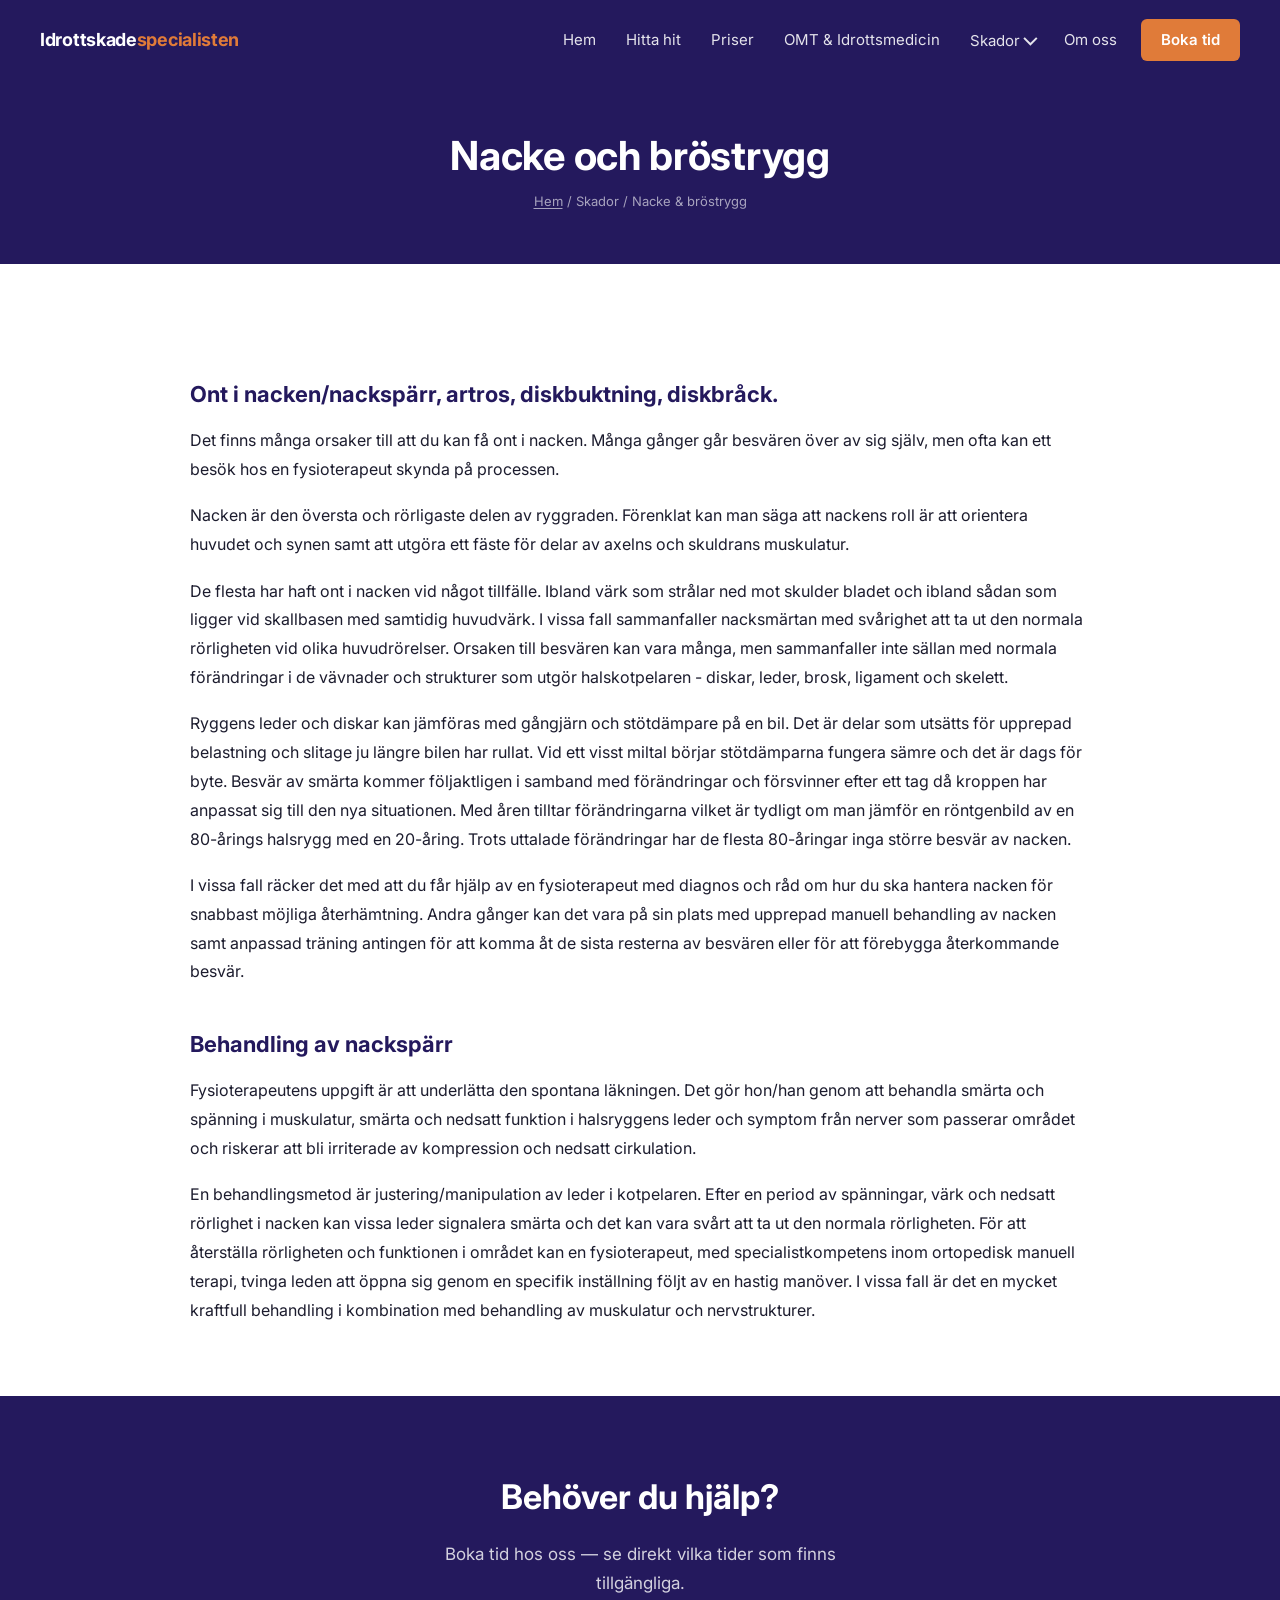
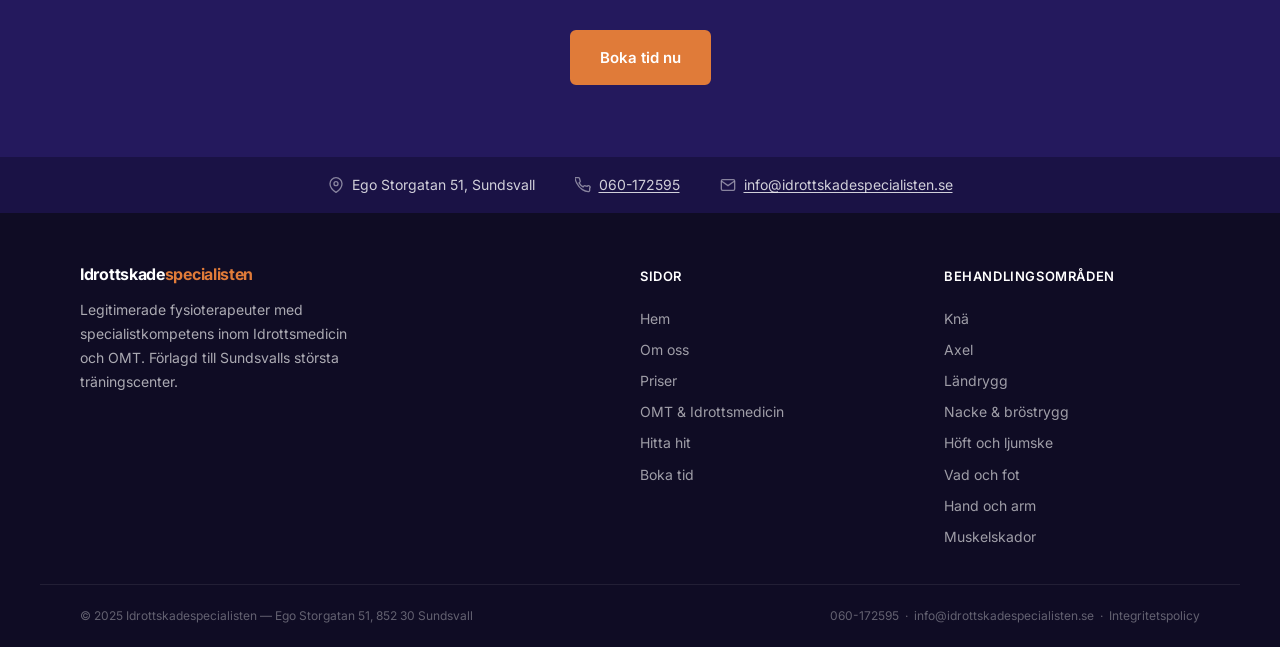
<file: nacke/index.html>
﻿<!DOCTYPE html>
<html lang="sv">
<head>
  <meta charset="UTF-8">
  <meta name="viewport" content="width=device-width, initial-scale=1.0">
  <title>Nacke och bröstrygg – besvär och behandling | Idrottskadespecialisten Sundsvall</title>
  <meta name="description" content="Nacksmärta, nackspärr, diskbråck och whiplash. Fysioterapi och manuell behandling av nacke och bröstrygg i Sundsvall.">
  <link rel="canonical" href="https://idrottskadespecialisten.se/nacke/">
  <meta property="og:title" content="Nacke och bröstrygg – besvär och behandling | Idrottskadespecialisten Sundsvall">
  <meta property="og:description" content="Nacksmärta, nackspärr, diskbråck och whiplash. Fysioterapi och manuell behandling av nacke och bröstrygg i Sundsvall.">
  <meta property="og:type" content="website">
  <meta property="og:url" content="https://idrottskadespecialisten.se/nacke/">
  <meta property="og:locale" content="sv_SE">
  <meta property="og:image" content="https://idrottskadespecialisten.se/images/logo.png">
  <link rel="icon" type="image/png" href="../images/favicon.png">
  <link rel="preconnect" href="https://fonts.googleapis.com">
  <link rel="preconnect" href="https://fonts.gstatic.com" crossorigin>
  <link href="https://fonts.googleapis.com/css2?family=Inter:wght@300;400;600;700&display=swap" rel="stylesheet">
  <link rel="stylesheet" href="../css/style.css">
  <script type="application/ld+json">
  {
    "@context": "https://schema.org",
    "@type": "MedicalWebPage",
    "name": "Nacke och bröstrygg – besvär och behandling | Idrottskadespecialisten Sundsvall",
    "description": "Nacksmärta, nackspärr, diskbråck och whiplash. Fysioterapi och manuell behandling av nacke och bröstrygg i Sundsvall.",
    "url": "https://idrottskadespecialisten.se/nacke/",
    "inLanguage": "sv",
    "isPartOf": {
      "@type": "MedicalBusiness",
      "name": "Idrottskadespecialisten",
      "url": "https://idrottskadespecialisten.se"
    }
  }
  </script>
</head>
<body>

<a class="skip-link" href="#main">Hoppa till innehåll</a>

<header class="site-header">
  <div class="nav-inner">
    <a href="/" class="site-logo">Idrottskade<span>specialisten</span></a>
    <nav aria-label="Huvudmeny">
      <ul class="nav-list">
        <li><a href="/">Hem</a></li>
        <li><a href="/hitta-hit/">Hitta hit</a></li>
        <li><a href="/priser/">Priser</a></li>
        <li><a href="/omt-idrottsmedicin/">OMT &amp; Idrottsmedicin</a></li>
        <li class="has-dropdown">
          <button aria-expanded="false" aria-haspopup="true">Skador <span class="chevron" aria-hidden="true"></span></button>
          <ul class="dropdown" role="menu">
            <li><a href="/hand-arm/" role="menuitem">Hand och arm</a></li>
            <li><a href="/nacke/" role="menuitem" class="current">Nacke &amp; bröstrygg</a></li>
            <li><a href="/axel/" role="menuitem">Axel</a></li>
            <li><a href="/landrygg/" role="menuitem">Ländrygg</a></li>
            <li><a href="/hoft-ljumske/" role="menuitem">Höft och ljumske</a></li>
            <li><a href="/knaled/" role="menuitem">Knä</a></li>
            <li><a href="/vad-fot/" role="menuitem">Vad och fot</a></li>
            <li><a href="/muskelskador/" role="menuitem">Muskelskador</a></li>
          </ul>
        </li>
        <li><a href="/om-oss/">Om oss</a></li>
        <li><a href="/bokning/" class="nav-book">Boka tid</a></li>
      </ul>
    </nav>
    <button class="nav-toggle" id="nav-toggle" aria-label="Öppna meny" aria-expanded="false" aria-controls="nav-mobile">
      <span></span><span></span><span></span>
    </button>
  </div>
</header>

<nav id="nav-mobile" class="nav-mobile" aria-label="Mobilmeny">
  <a href="/">Hem</a>
  <a href="/hitta-hit/">Hitta hit</a>
  <a href="/priser/">Priser</a>
  <a href="/omt-idrottsmedicin/">OMT &amp; Idrottsmedicin</a>
  <div class="sub-group">
    <a href="/hand-arm/">Hand och arm</a>
    <a href="/nacke/">Nacke &amp; bröstrygg</a>
    <a href="/axel/">Axel</a>
    <a href="/landrygg/">Ländrygg</a>
    <a href="/hoft-ljumske/">Höft och ljumske</a>
    <a href="/knaled/">Knä</a>
    <a href="/vad-fot/">Vad och fot</a>
    <a href="/muskelskador/">Muskelskador</a>
  </div>
  <a href="/om-oss/">Om oss</a>
  <a href="/bokning/" class="book-mobile">Boka tid</a>
</nav>

<div class="page-banner">
  <h1>Nacke och bröstrygg</h1>
  <p class="breadcrumb"><a href="/">Hem</a> / Skador / Nacke &amp; bröstrygg</p>
</div>

<main id="main">

  <section class="section">
    <div class="container">
      <div class="prose">
        <h2>Ont i nacken/nackspärr, artros, diskbuktning, diskbråck.</h2>
        <p>Det finns många orsaker till att du kan få ont i nacken. Många gånger går besvären över av sig själv, men ofta kan ett besök hos en fysioterapeut skynda på processen.</p>
        <p>Nacken är den översta och rörligaste delen av ryggraden. Förenklat kan man säga att nackens roll är att orientera huvudet och synen samt att utgöra ett fäste för delar av axelns och skuldrans muskulatur.</p>
        <p>De flesta har haft ont i nacken vid något tillfälle. Ibland värk som strålar ned mot skulder bladet och ibland sådan som ligger vid skallbasen med samtidig huvudvärk. I vissa fall sammanfaller nacksmärtan med svårighet att ta ut den normala rörligheten vid olika huvudrörelser. Orsaken till besvären kan vara många, men sammanfaller inte sällan med normala förändringar i de vävnader och strukturer som utgör halskotpelaren - diskar, leder, brosk, ligament och skelett.</p>
        <p>Ryggens leder och diskar kan jämföras med gångjärn och stötdämpare på en bil. Det är delar som utsätts för upprepad belastning och slitage ju längre bilen har rullat. Vid ett visst miltal börjar stötdämparna fungera sämre och det är dags för byte. Besvär av smärta kommer följaktligen i samband med förändringar och försvinner efter ett tag då kroppen har anpassat sig till den nya situationen. Med åren tilltar förändringarna vilket är tydligt om man jämför en röntgenbild av en 80-årings halsrygg med en 20-åring. Trots uttalade förändringar har de flesta 80-åringar inga större besvär av nacken.</p>
        <p>I vissa fall räcker det med att du får hjälp av en fysioterapeut med diagnos och råd om hur du ska hantera nacken för snabbast möjliga återhämtning. Andra gånger kan det vara på sin plats med upprepad manuell behandling av nacken samt anpassad träning antingen för att komma åt de sista resterna av besvären eller för att förebygga återkommande besvär.</p>
        <h2>Behandling av nackspärr</h2>
        <p>Fysioterapeutens uppgift är att underlätta den spontana läkningen. Det gör hon/han genom att behandla smärta och spänning i muskulatur, smärta och nedsatt funktion i halsryggens leder och symptom från nerver som passerar området och riskerar att bli irriterade av kompression och nedsatt cirkulation.</p>
        <p>En behandlingsmetod är justering/manipulation av leder i kotpelaren. Efter en period av spänningar, värk och nedsatt rörlighet i nacken kan vissa leder signalera smärta och det kan vara svårt att ta ut den normala rörligheten. För att återställa rörligheten och funktionen i området kan en fysioterapeut, med specialistkompetens inom ortopedisk manuell terapi, tvinga leden att öppna sig genom en specifik inställning följt av en hastig manöver. I vissa fall är det en mycket kraftfull behandling i kombination med behandling av muskulatur och nervstrukturer.</p>
      </div>
    </div>
  </section>

  <section class="cta-banner">
    <h2>Behöver du hjälp?</h2>
    <p>Boka tid hos oss — se direkt vilka tider som finns tillgängliga.</p>
    <a href="/bokning/" class="btn btn-primary">Boka tid nu</a>
  </section>

</main>

<div class="info-strip" aria-label="Kontaktinformation">
  <div class="info-item">
    <svg width="16" height="16" viewBox="0 0 24 24" fill="none" stroke="currentColor" stroke-width="2" aria-hidden="true"><path d="M21 10c0 7-9 13-9 13s-9-6-9-13a9 9 0 0118 0z"/><circle cx="12" cy="10" r="3"/></svg>
    Ego Storgatan 51, Sundsvall
  </div>
  <div class="info-item">
    <svg width="16" height="16" viewBox="0 0 24 24" fill="none" stroke="currentColor" stroke-width="2" aria-hidden="true"><path d="M22 16.92v3a2 2 0 01-2.18 2 19.79 19.79 0 01-8.63-3.07A19.5 19.5 0 013.07 9.8a19.79 19.79 0 01-3.07-8.68A2 2 0 012 .99h3a2 2 0 012 1.72c.127.96.361 1.903.7 2.81a2 2 0 01-.45 2.11L6.09 8.91a16 16 0 006 6l1.27-1.27a2 2 0 012.11-.45c.907.339 1.85.573 2.81.7A2 2 0 0122 16.92z"/></svg>
    <a href="tel:060172595">060-172595</a>
  </div>
  <div class="info-item">
    <svg width="16" height="16" viewBox="0 0 24 24" fill="none" stroke="currentColor" stroke-width="2" aria-hidden="true"><path d="M4 4h16c1.1 0 2 .9 2 2v12c0 1.1-.9 2-2 2H4c-1.1 0-2-.9-2-2V6c0-1.1.9-2 2-2z"/><polyline points="22,6 12,13 2,6"/></svg>
    <a href="mailto:info@idrottskadespecialisten.se">info@idrottskadespecialisten.se</a>
  </div>
</div>

<footer class="site-footer">
  <div class="footer-inner">
    <div class="footer-brand">
      <span class="site-logo">Idrottskade<span>specialisten</span></span>
      <p>Legitimerade fysioterapeuter med specialistkompetens inom Idrottsmedicin och OMT. Förlagd till Sundsvalls största träningscenter.</p>
    </div>
    <div class="footer-col">
      <h4>Sidor</h4>
      <a href="/">Hem</a>
      <a href="/om-oss/">Om oss</a>
      <a href="/priser/">Priser</a>
      <a href="/omt-idrottsmedicin/">OMT &amp; Idrottsmedicin</a>
      <a href="/hitta-hit/">Hitta hit</a>
      <a href="/bokning/">Boka tid</a>
    </div>
    <div class="footer-col">
      <h4>Behandlingsområden</h4>
      <a href="/knaled/">Knä</a>
      <a href="/axel/">Axel</a>
      <a href="/landrygg/">Ländrygg</a>
      <a href="/nacke/">Nacke &amp; bröstrygg</a>
      <a href="/hoft-ljumske/">Höft och ljumske</a>
      <a href="/vad-fot/">Vad och fot</a>
      <a href="/hand-arm/">Hand och arm</a>
      <a href="/muskelskador/">Muskelskador</a>
    </div>
  </div>
  <div class="footer-bottom">
    <span>&copy; 2025 Idrottskadespecialisten &mdash; Ego Storgatan 51, 852 30 Sundsvall</span>
    <span><a href="tel:060172595">060-172595</a> &nbsp;&middot;&nbsp; <a href="mailto:info@idrottskadespecialisten.se">info@idrottskadespecialisten.se</a> &nbsp;&middot;&nbsp; <a href="/integritetspolicy/">Integritetspolicy</a></span>
  </div>
</footer>

<script src="../js/main.js"></script>
</body>
</html>
</file>
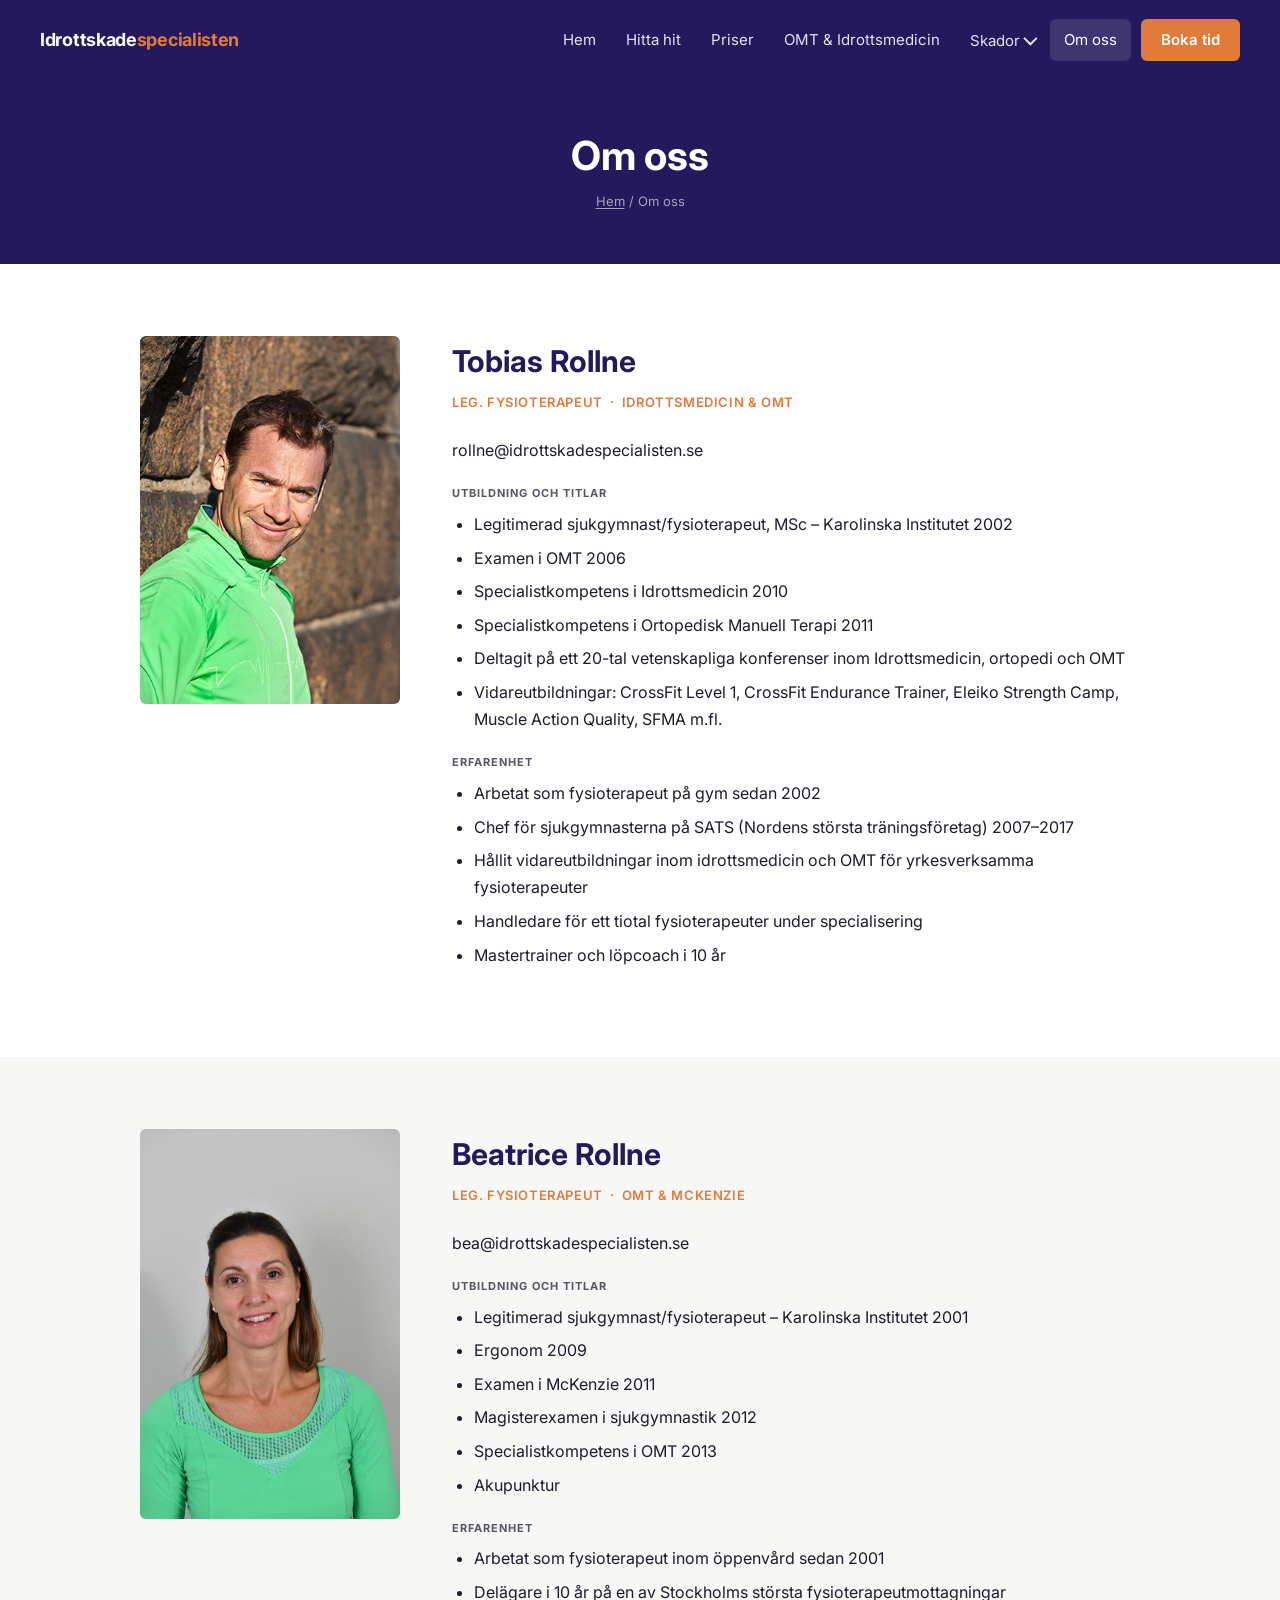
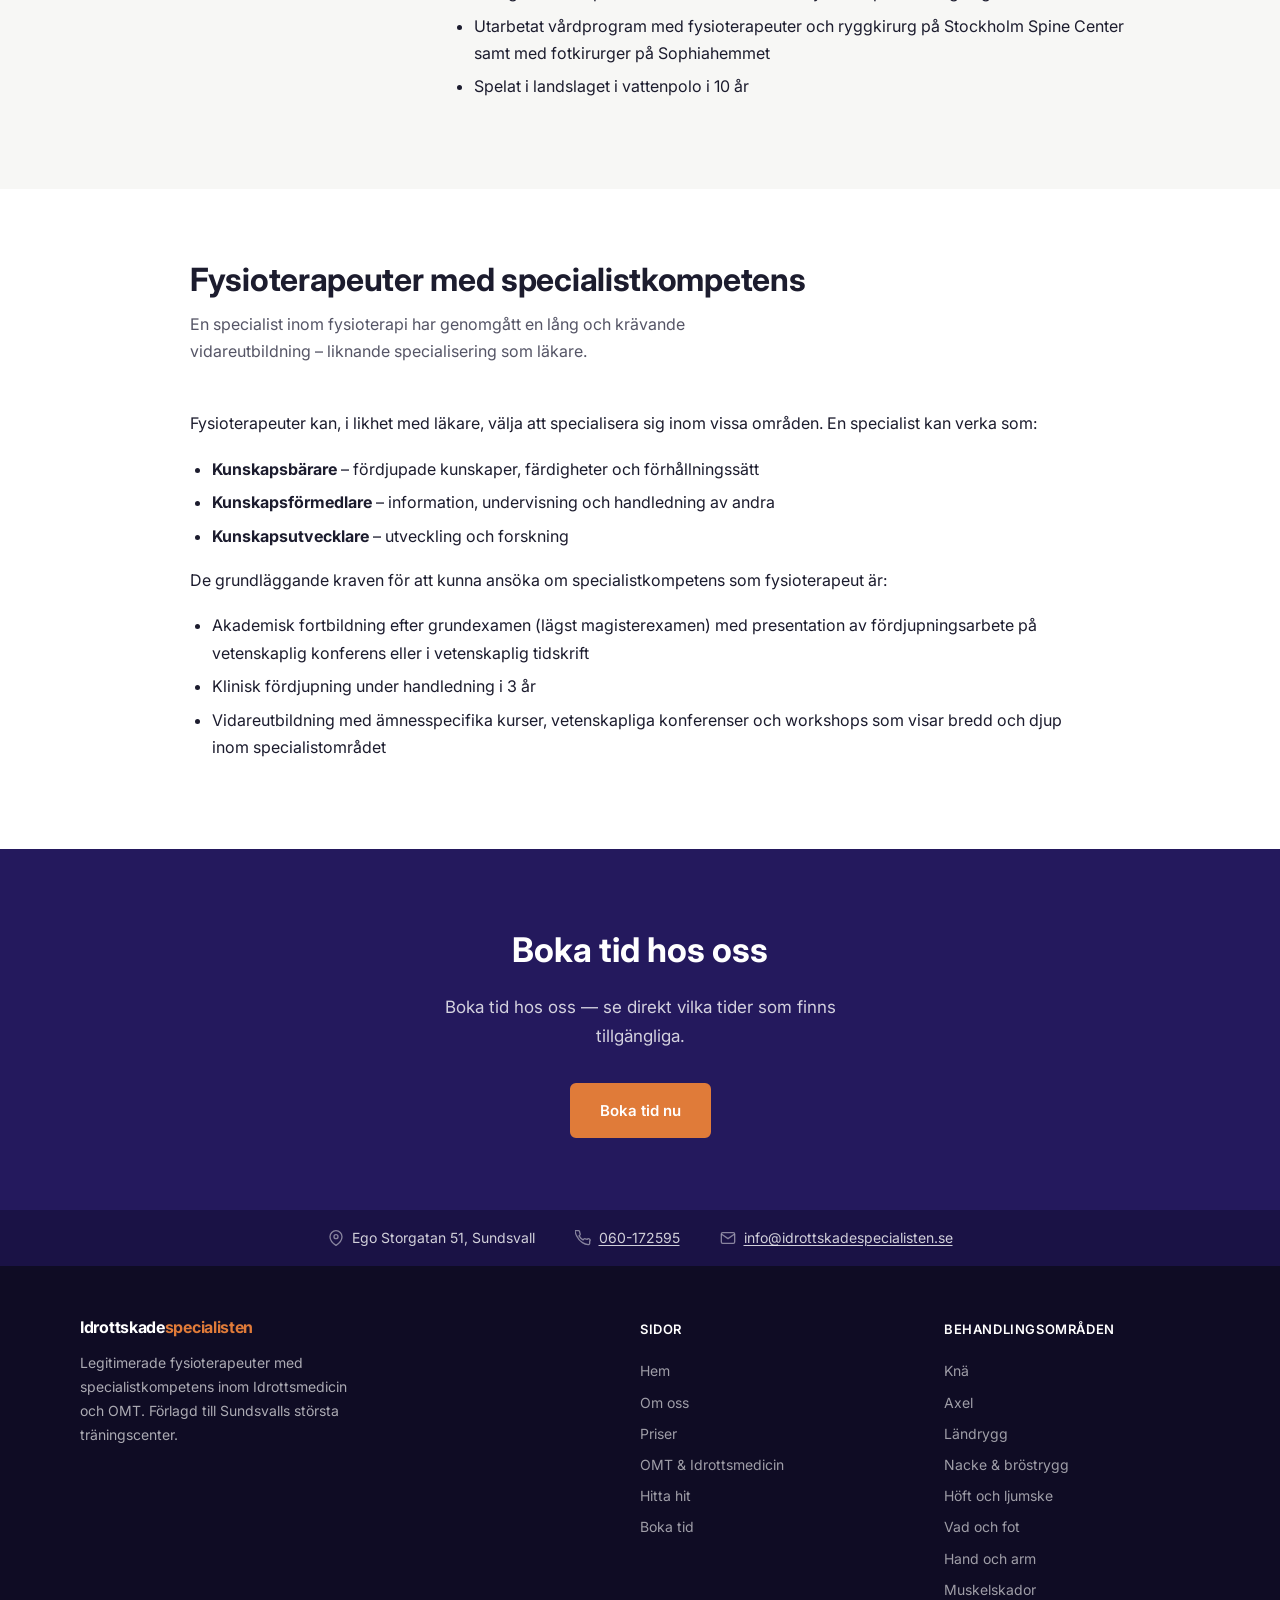
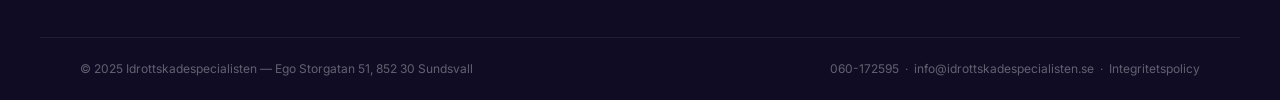
<file: om-oss/index.html>
﻿<!DOCTYPE html>
<html lang="sv">
<head>
  <meta charset="UTF-8">
  <meta name="viewport" content="width=device-width, initial-scale=1.0">
  <title>Om oss – Tobias &amp; Beatrice Rollne | Idrottskadespecialisten Sundsvall</title>
  <meta name="description" content="Legitimerade fysioterapeuter med specialistkompetens inom Idrottsmedicin och OMT. Utbildade på Karolinska Institutet med över 20 års erfarenhet inom öppenvård och idrottsmedicin.">
  <link rel="canonical" href="https://idrottskadespecialisten.se/om-oss/">
  <meta property="og:title" content="Om oss – Tobias &amp; Beatrice Rollne | Idrottskadespecialisten Sundsvall">
  <meta property="og:description" content="Möt Tobias och Beatrice Rollne – legitimerade fysioterapeuter med specialistkompetens inom Idrottsmedicin och OMT.">
  <meta property="og:type" content="website">
  <meta property="og:url" content="https://idrottskadespecialisten.se/om-oss/">
  <meta property="og:locale" content="sv_SE">
  <meta property="og:image" content="https://idrottskadespecialisten.se/images/logo.png">
  <link rel="icon" type="image/png" href="../images/favicon.png">
  <script type="application/ld+json">
  {
    "@context": "https://schema.org",
    "@graph": [
      {
        "@type": "Person",
        "name": "Tobias Rollne",
        "jobTitle": "Legitimerad fysioterapeut, specialist Idrottsmedicin & OMT",
        "worksFor": {
          "@type": "MedicalBusiness",
          "name": "Idrottskadespecialisten",
          "url": "https://idrottskadespecialisten.se"
        }
      },
      {
        "@type": "Person",
        "name": "Beatrice Rollne",
        "jobTitle": "Legitimerad fysioterapeut, specialist OMT & McKenzie",
        "worksFor": {
          "@type": "MedicalBusiness",
          "name": "Idrottskadespecialisten",
          "url": "https://idrottskadespecialisten.se"
        }
      }
    ]
  }
  </script>
  <link rel="preconnect" href="https://fonts.googleapis.com">
  <link rel="preconnect" href="https://fonts.gstatic.com" crossorigin>
  <link href="https://fonts.googleapis.com/css2?family=Inter:wght@300;400;600;700&display=swap" rel="stylesheet">
  <link rel="stylesheet" href="../css/style.css">
</head>
<body>

<a class="skip-link" href="#main">Hoppa till innehåll</a>

<header class="site-header">
  <div class="nav-inner">
    <a href="/" class="site-logo">Idrottskade<span>specialisten</span></a>
    <nav aria-label="Huvudmeny">
      <ul class="nav-list">
        <li><a href="/">Hem</a></li>
        <li><a href="/hitta-hit/">Hitta hit</a></li>
        <li><a href="/priser/">Priser</a></li>
        <li><a href="/omt-idrottsmedicin/">OMT &amp; Idrottsmedicin</a></li>
        <li class="has-dropdown">
          <button aria-expanded="false" aria-haspopup="true">Skador <span class="chevron" aria-hidden="true"></span></button>
          <ul class="dropdown" role="menu">
            <li><a href="/hand-arm/" role="menuitem">Hand och arm</a></li>
            <li><a href="/nacke/" role="menuitem">Nacke &amp; bröstrygg</a></li>
            <li><a href="/axel/" role="menuitem">Axel</a></li>
            <li><a href="/landrygg/" role="menuitem">Ländrygg</a></li>
            <li><a href="/hoft-ljumske/" role="menuitem">Höft och ljumske</a></li>
            <li><a href="/knaled/" role="menuitem">Knä</a></li>
            <li><a href="/vad-fot/" role="menuitem">Vad och fot</a></li>
            <li><a href="/muskelskador/" role="menuitem">Muskelskador</a></li>
          </ul>
        </li>
        <li><a href="/om-oss/" class="current">Om oss</a></li>
        <li><a href="/bokning/" class="nav-book">Boka tid</a></li>
      </ul>
    </nav>
    <button class="nav-toggle" id="nav-toggle" aria-label="Öppna meny" aria-expanded="false" aria-controls="nav-mobile">
      <span></span><span></span><span></span>
    </button>
  </div>
</header>

<nav id="nav-mobile" class="nav-mobile" aria-label="Mobilmeny">
  <a href="/">Hem</a>
  <a href="/hitta-hit/">Hitta hit</a>
  <a href="/priser/">Priser</a>
  <a href="/omt-idrottsmedicin/">OMT &amp; Idrottsmedicin</a>
  <div class="sub-group">
    <a href="/hand-arm/">Hand och arm</a>
    <a href="/nacke/">Nacke &amp; bröstrygg</a>
    <a href="/axel/">Axel</a>
    <a href="/landrygg/">Ländrygg</a>
    <a href="/hoft-ljumske/">Höft och ljumske</a>
    <a href="/knaled/">Knä</a>
    <a href="/vad-fot/">Vad och fot</a>
    <a href="/muskelskador/">Muskelskador</a>
  </div>
  <a href="/om-oss/">Om oss</a>
  <a href="/bokning/" class="book-mobile">Boka tid</a>
</nav>

<div class="page-banner">
  <h1>Om oss</h1>
  <p class="breadcrumb"><a href="/">Hem</a> / Om oss</p>
</div>

<main id="main">

  <!-- Tobias -->
  <section class="section" aria-labelledby="tobias-heading">
    <div class="container" style="max-width:1000px">
      <div class="staff-profile">
        <img src="../images/ToRo_110317_0017.jpg" alt="Tobias Rollne, legitimerad fysioterapeut">
        <div class="staff-profile-body">
          <h2 id="tobias-heading">Tobias Rollne</h2>
          <span class="staff-title">Leg. fysioterapeut &nbsp;·&nbsp; Idrottsmedicin &amp; OMT</span>
          <p><a href="mailto:rollne@idrottskadespecialisten.se">rollne@idrottskadespecialisten.se</a></p>
          <p class="staff-section-label">Utbildning och titlar</p>
          <div class="prose">
            <ul>
              <li>Legitimerad sjukgymnast/fysioterapeut, MSc – Karolinska Institutet 2002</li>
              <li>Examen i OMT 2006</li>
              <li>Specialistkompetens i Idrottsmedicin 2010</li>
              <li>Specialistkompetens i Ortopedisk Manuell Terapi 2011</li>
              <li>Deltagit på ett 20-tal vetenskapliga konferenser inom Idrottsmedicin, ortopedi och OMT</li>
              <li>Vidareutbildningar: CrossFit Level 1, CrossFit Endurance Trainer, Eleiko Strength Camp, Muscle Action Quality, SFMA m.fl.</li>
            </ul>
          </div>
          <p class="staff-section-label">Erfarenhet</p>
          <div class="prose">
            <ul>
              <li>Arbetat som fysioterapeut på gym sedan 2002</li>
              <li>Chef för sjukgymnasterna på SATS (Nordens största träningsföretag) 2007–2017</li>
              <li>Hållit vidareutbildningar inom idrottsmedicin och OMT för yrkesverksamma fysioterapeuter</li>
              <li>Handledare för ett tiotal fysioterapeuter under specialisering</li>
              <li>Mastertrainer och löpcoach i 10 år</li>
            </ul>
          </div>
        </div>
      </div>
    </div>
  </section>

  <!-- Beatrice -->
  <section class="section section-alt" aria-labelledby="beatrice-heading">
    <div class="container" style="max-width:1000px">
      <div class="staff-profile">
        <img src="../images/DSC_2251_2.jpg" alt="Beatrice Rollne, legitimerad fysioterapeut">
        <div class="staff-profile-body">
          <h2 id="beatrice-heading">Beatrice Rollne</h2>
          <span class="staff-title">Leg. fysioterapeut &nbsp;·&nbsp; OMT &amp; McKenzie</span>
          <p><a href="mailto:bea@idrottskadespecialisten.se">bea@idrottskadespecialisten.se</a></p>
          <p class="staff-section-label">Utbildning och titlar</p>
          <div class="prose">
            <ul>
              <li>Legitimerad sjukgymnast/fysioterapeut – Karolinska Institutet 2001</li>
              <li>Ergonom 2009</li>
              <li>Examen i McKenzie 2011</li>
              <li>Magisterexamen i sjukgymnastik 2012</li>
              <li>Specialistkompetens i OMT 2013</li>
              <li>Akupunktur</li>
            </ul>
          </div>
          <p class="staff-section-label">Erfarenhet</p>
          <div class="prose">
            <ul>
              <li>Arbetat som fysioterapeut inom öppenvård sedan 2001</li>
              <li>Delägare i 10 år på en av Stockholms största fysioterapeutmottagningar</li>
              <li>Utarbetat vårdprogram med fysioterapeuter och ryggkirurg på Stockholm Spine Center samt med fotkirurger på Sophiahemmet</li>
              <li>Spelat i landslaget i vattenpolo i 10 år</li>
            </ul>
          </div>
        </div>
      </div>
    </div>
  </section>

  <section class="section" aria-labelledby="specialist-heading">
    <div class="container">
      <h2 class="section-heading" id="specialist-heading">Fysioterapeuter med specialistkompetens</h2>
      <p class="section-sub">En specialist inom fysioterapi har genomgått en lång och krävande vidareutbildning – liknande specialisering som läkare.</p>
      <div class="prose">
        <p>Fysioterapeuter kan, i likhet med läkare, välja att specialisera sig inom vissa områden. En specialist kan verka som:</p>
        <ul>
          <li><strong>Kunskapsbärare</strong> – fördjupade kunskaper, färdigheter och förhållningssätt</li>
          <li><strong>Kunskapsförmedlare</strong> – information, undervisning och handledning av andra</li>
          <li><strong>Kunskapsutvecklare</strong> – utveckling och forskning</li>
        </ul>
        <p>De grundläggande kraven för att kunna ansöka om specialistkompetens som fysioterapeut är:</p>
        <ul>
          <li>Akademisk fortbildning efter grundexamen (lägst magisterexamen) med presentation av fördjupningsarbete på vetenskaplig konferens eller i vetenskaplig tidskrift</li>
          <li>Klinisk fördjupning under handledning i 3 år</li>
          <li>Vidareutbildning med ämnesspecifika kurser, vetenskapliga konferenser och workshops som visar bredd och djup inom specialistområdet</li>
        </ul>
      </div>
    </div>
  </section>

  <section class="cta-banner">
    <h2>Boka tid hos oss</h2>
    <p>Boka tid hos oss — se direkt vilka tider som finns tillgängliga.</p>
    <a href="/bokning/" class="btn btn-primary">Boka tid nu</a>
  </section>

</main>

<div class="info-strip">
  <div class="info-item">
    <svg width="16" height="16" viewBox="0 0 24 24" fill="none" stroke="currentColor" stroke-width="2" aria-hidden="true"><path d="M21 10c0 7-9 13-9 13s-9-6-9-13a9 9 0 0118 0z"/><circle cx="12" cy="10" r="3"/></svg>
    Ego Storgatan 51, Sundsvall
  </div>
  <div class="info-item">
    <svg width="16" height="16" viewBox="0 0 24 24" fill="none" stroke="currentColor" stroke-width="2" aria-hidden="true"><path d="M22 16.92v3a2 2 0 01-2.18 2 19.79 19.79 0 01-8.63-3.07A19.5 19.5 0 013.07 9.8a19.79 19.79 0 01-3.07-8.68A2 2 0 012 .99h3a2 2 0 012 1.72c.127.96.361 1.903.7 2.81a2 2 0 01-.45 2.11L6.09 8.91a16 16 0 006 6l1.27-1.27a2 2 0 012.11-.45c.907.339 1.85.573 2.81.7A2 2 0 0122 16.92z"/></svg>
    <a href="tel:060172595">060-172595</a>
  </div>
  <div class="info-item">
    <svg width="16" height="16" viewBox="0 0 24 24" fill="none" stroke="currentColor" stroke-width="2" aria-hidden="true"><path d="M4 4h16c1.1 0 2 .9 2 2v12c0 1.1-.9 2-2 2H4c-1.1 0-2-.9-2-2V6c0-1.1.9-2 2-2z"/><polyline points="22,6 12,13 2,6"/></svg>
    <a href="mailto:info@idrottskadespecialisten.se">info@idrottskadespecialisten.se</a>
  </div>
</div>

<footer class="site-footer">
  <div class="footer-inner">
    <div class="footer-brand">
      <span class="site-logo">Idrottskade<span>specialisten</span></span>
      <p>Legitimerade fysioterapeuter med specialistkompetens inom Idrottsmedicin och OMT. Förlagd till Sundsvalls största träningscenter.</p>
    </div>
    <div class="footer-col">
      <h4>Sidor</h4>
      <a href="/">Hem</a>
      <a href="/om-oss/">Om oss</a>
      <a href="/priser/">Priser</a>
      <a href="/omt-idrottsmedicin/">OMT &amp; Idrottsmedicin</a>
      <a href="/hitta-hit/">Hitta hit</a>
      <a href="/bokning/">Boka tid</a>
    </div>
    <div class="footer-col">
      <h4>Behandlingsområden</h4>
      <a href="/knaled/">Knä</a>
      <a href="/axel/">Axel</a>
      <a href="/landrygg/">Ländrygg</a>
      <a href="/nacke/">Nacke &amp; bröstrygg</a>
      <a href="/hoft-ljumske/">Höft och ljumske</a>
      <a href="/vad-fot/">Vad och fot</a>
      <a href="/hand-arm/">Hand och arm</a>
      <a href="/muskelskador/">Muskelskador</a>
    </div>
  </div>
  <div class="footer-bottom">
    <span>&copy; 2025 Idrottskadespecialisten &mdash; Ego Storgatan 51, 852 30 Sundsvall</span>
    <span><a href="tel:060172595">060-172595</a> &nbsp;&middot;&nbsp; <a href="mailto:info@idrottskadespecialisten.se">info@idrottskadespecialisten.se</a> &nbsp;&middot;&nbsp; <a href="/integritetspolicy/">Integritetspolicy</a></span>
  </div>
</footer>

<script src="../js/main.js"></script>
</body>
</html>
</file>
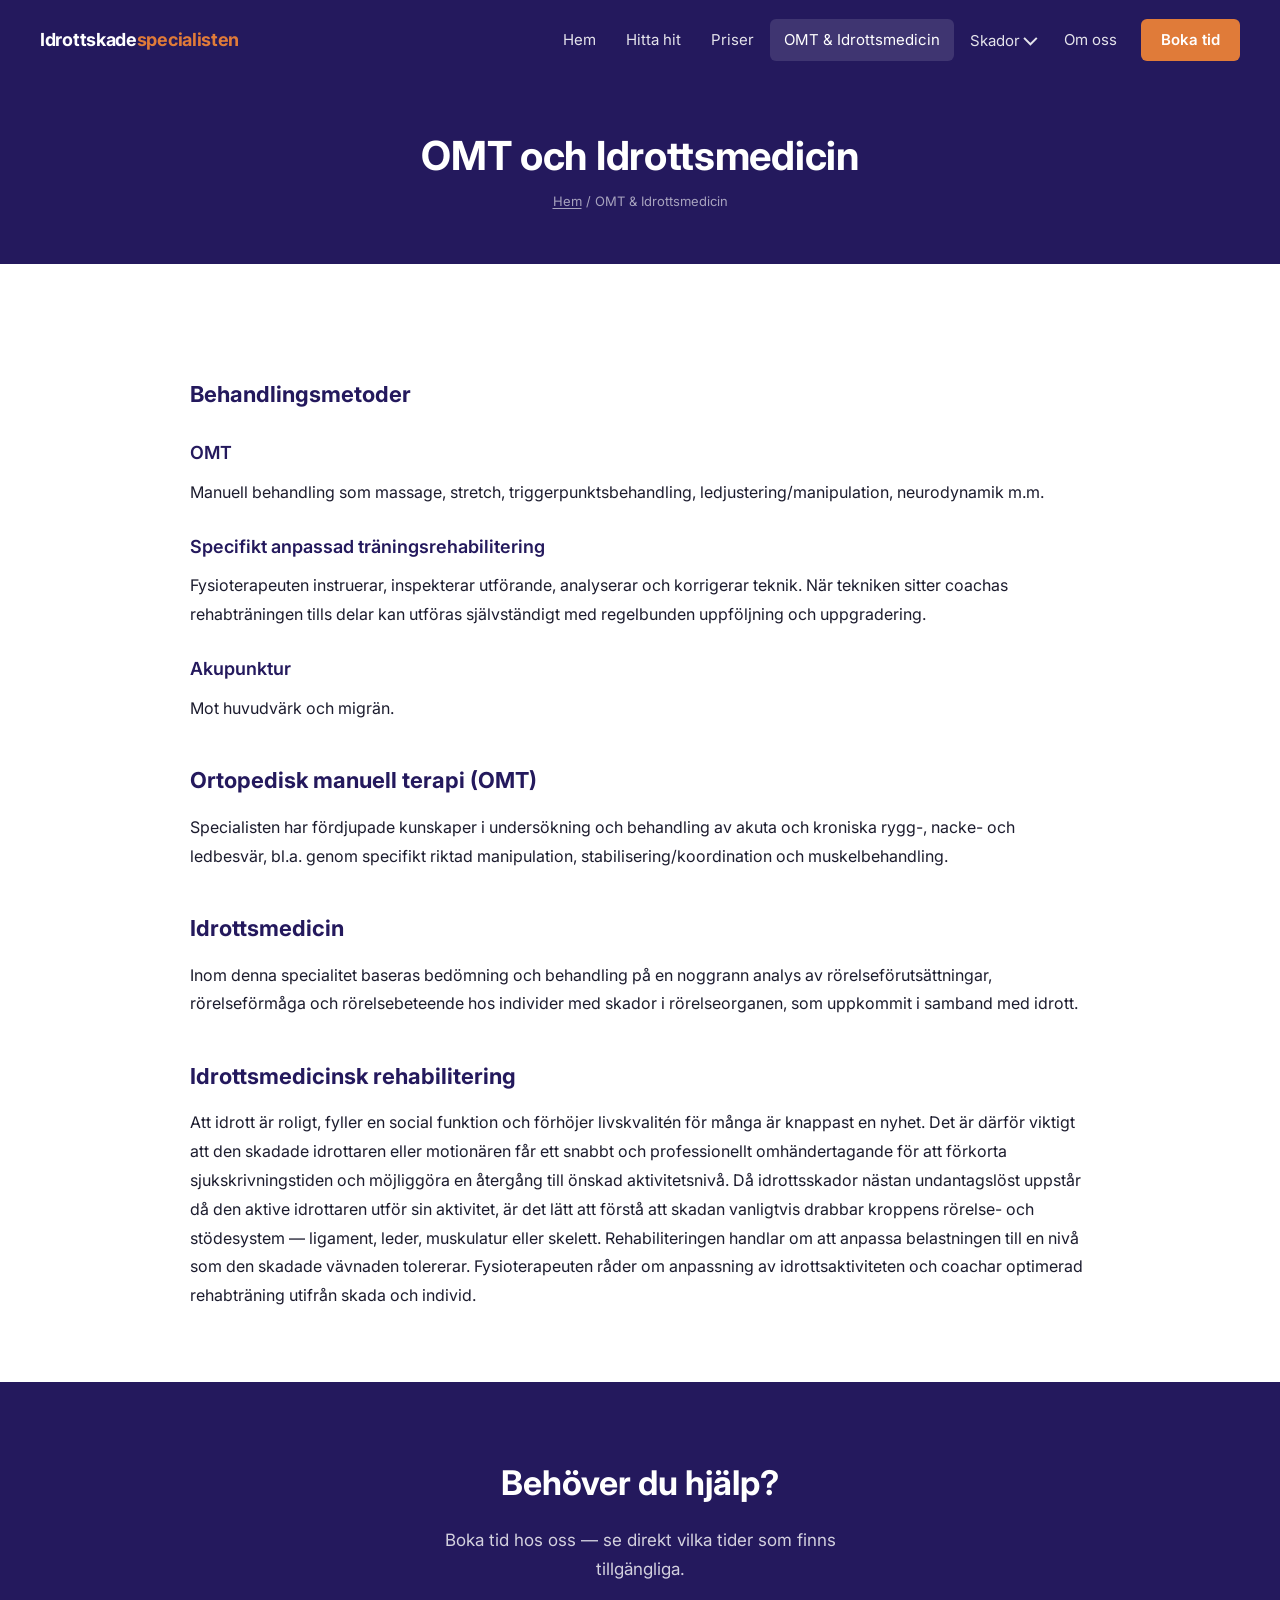
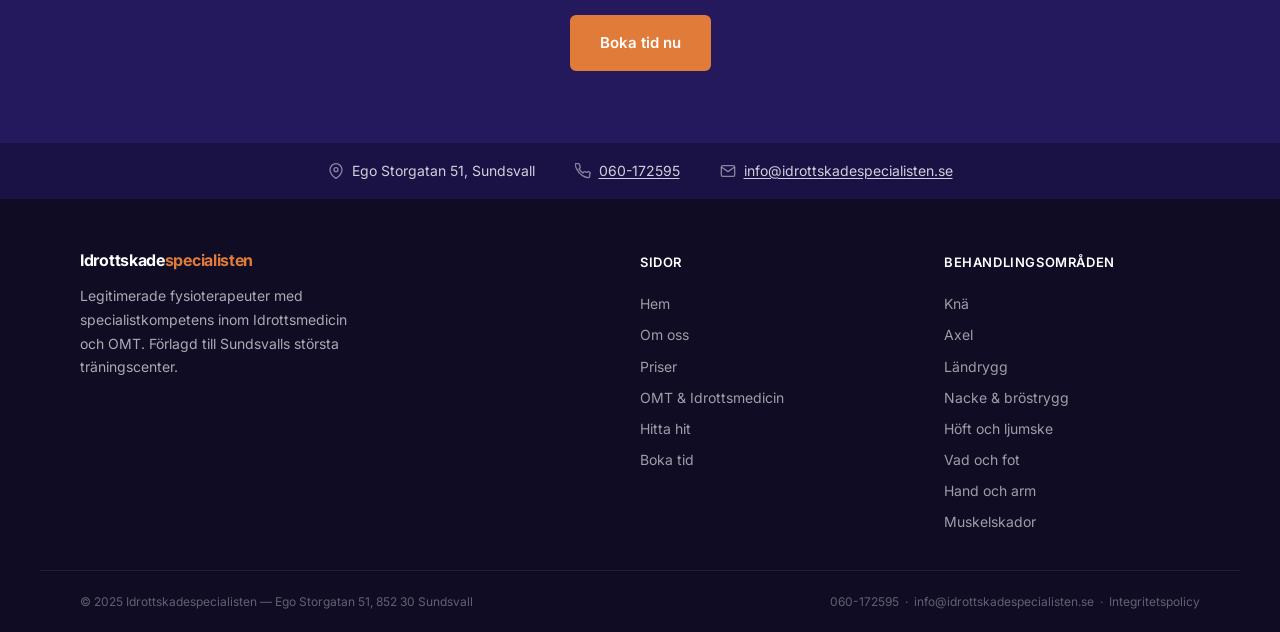
<file: omt-idrottsmedicin/index.html>
﻿<!DOCTYPE html>
<html lang="sv">
<head>
  <meta charset="UTF-8">
  <meta name="viewport" content="width=device-width, initial-scale=1.0">
  <title>OMT och Idrottsmedicin i Sundsvall | Idrottskadespecialisten</title>
  <meta name="description" content="Specialister i Ortopedisk Manuell Terapi (OMT) och Idrottsmedicin i Sundsvall. Manuell behandling, träningsrehabilitering och akupunktur.">
  <link rel="canonical" href="https://idrottskadespecialisten.se/omt-idrottsmedicin/">
  <meta property="og:title" content="OMT och Idrottsmedicin i Sundsvall | Idrottskadespecialisten">
  <meta property="og:description" content="Specialister i Ortopedisk Manuell Terapi (OMT) och Idrottsmedicin i Sundsvall. Manuell behandling, träningsrehabilitering och akupunktur.">
  <meta property="og:type" content="website">
  <meta property="og:url" content="https://idrottskadespecialisten.se/omt-idrottsmedicin/">
  <meta property="og:locale" content="sv_SE">
  <meta property="og:image" content="https://idrottskadespecialisten.se/images/logo.png">
  <link rel="icon" type="image/png" href="../images/favicon.png">
  <script type="application/ld+json">
  {
    "@context": "https://schema.org",
    "@type": "MedicalTherapy",
    "name": "OMT och Idrottsmedicin",
    "description": "Ortopedisk Manuell Terapi (OMT) och Idrottsmedicin i Sundsvall. Manuell behandling, träningsrehabilitering och akupunktur.",
    "url": "https://idrottskadespecialisten.se/omt-idrottsmedicin/",
    "provider": {
      "@type": "MedicalBusiness",
      "name": "Idrottskadespecialisten",
      "url": "https://idrottskadespecialisten.se"
    }
  }
  </script>
  <link rel="preconnect" href="https://fonts.googleapis.com">
  <link rel="preconnect" href="https://fonts.gstatic.com" crossorigin>
  <link href="https://fonts.googleapis.com/css2?family=Inter:wght@300;400;600;700&display=swap" rel="stylesheet">
  <link rel="stylesheet" href="../css/style.css">
</head>
<body>

<a class="skip-link" href="#main">Hoppa till innehåll</a>

<header class="site-header">
  <div class="nav-inner">
    <a href="/" class="site-logo">Idrottskade<span>specialisten</span></a>
    <nav aria-label="Huvudmeny">
      <ul class="nav-list">
        <li><a href="/">Hem</a></li>
        <li><a href="/hitta-hit/">Hitta hit</a></li>
        <li><a href="/priser/">Priser</a></li>
        <li><a href="/omt-idrottsmedicin/" class="current">OMT &amp; Idrottsmedicin</a></li>
        <li class="has-dropdown">
          <button aria-expanded="false" aria-haspopup="true">Skador <span class="chevron" aria-hidden="true"></span></button>
          <ul class="dropdown" role="menu">
            <li><a href="/hand-arm/" role="menuitem">Hand och arm</a></li>
            <li><a href="/nacke/" role="menuitem">Nacke &amp; bröstrygg</a></li>
            <li><a href="/axel/" role="menuitem">Axel</a></li>
            <li><a href="/landrygg/" role="menuitem">Ländrygg</a></li>
            <li><a href="/hoft-ljumske/" role="menuitem">Höft och ljumske</a></li>
            <li><a href="/knaled/" role="menuitem">Knä</a></li>
            <li><a href="/vad-fot/" role="menuitem">Vad och fot</a></li>
            <li><a href="/muskelskador/" role="menuitem">Muskelskador</a></li>
          </ul>
        </li>
        <li><a href="/om-oss/">Om oss</a></li>
        <li><a href="/bokning/" class="nav-book">Boka tid</a></li>
      </ul>
    </nav>
    <button class="nav-toggle" id="nav-toggle" aria-label="Öppna meny" aria-expanded="false" aria-controls="nav-mobile">
      <span></span><span></span><span></span>
    </button>
  </div>
</header>

<nav id="nav-mobile" class="nav-mobile" aria-label="Mobilmeny">
  <a href="/">Hem</a>
  <a href="/hitta-hit/">Hitta hit</a>
  <a href="/priser/">Priser</a>
  <a href="/omt-idrottsmedicin/">OMT &amp; Idrottsmedicin</a>
  <div class="sub-group">
    <a href="/hand-arm/">Hand och arm</a>
    <a href="/nacke/">Nacke &amp; bröstrygg</a>
    <a href="/axel/">Axel</a>
    <a href="/landrygg/">Ländrygg</a>
    <a href="/hoft-ljumske/">Höft och ljumske</a>
    <a href="/knaled/">Knä</a>
    <a href="/vad-fot/">Vad och fot</a>
    <a href="/muskelskador/">Muskelskador</a>
  </div>
  <a href="/om-oss/">Om oss</a>
  <a href="/bokning/" class="book-mobile">Boka tid</a>
</nav>

<div class="page-banner">
  <h1>OMT och Idrottsmedicin</h1>
  <p class="breadcrumb"><a href="/">Hem</a> / OMT &amp; Idrottsmedicin</p>
</div>

<main id="main">

  <section class="section">
    <div class="container">
      <div class="prose">

        <h2>Behandlingsmetoder</h2>

        <h3>OMT</h3>
        <p>Manuell behandling som massage, stretch, triggerpunktsbehandling, ledjustering/manipulation, neurodynamik m.m.</p>

        <h3>Specifikt anpassad träningsrehabilitering</h3>
        <p>Fysioterapeuten instruerar, inspekterar utförande, analyserar och korrigerar teknik. När tekniken sitter coachas rehabträningen tills delar kan utföras självständigt med regelbunden uppföljning och uppgradering.</p>

        <h3>Akupunktur</h3>
        <p>Mot huvudvärk och migrän.</p>

        <h2>Ortopedisk manuell terapi (OMT)</h2>
        <p>Specialisten har fördjupade kunskaper i undersökning och behandling av akuta och kroniska rygg-, nacke- och ledbesvär, bl.a. genom specifikt riktad manipulation, stabilisering/koordination och muskelbehandling.</p>

        <h2>Idrottsmedicin</h2>
        <p>Inom denna specialitet baseras bedömning och behandling på en noggrann analys av rörelseförutsättningar, rörelseförmåga och rörelsebeteende hos individer med skador i rörelseorganen, som uppkommit i samband med idrott.</p>

        <h2>Idrottsmedicinsk rehabilitering</h2>
        <p>Att idrott är roligt, fyller en social funktion och förhöjer livskvalitén för många är knappast en nyhet. Det är därför viktigt att den skadade idrottaren eller motionären får ett snabbt och professionellt omhändertagande för att förkorta sjukskrivningstiden och möjliggöra en återgång till önskad aktivitetsnivå. Då idrottsskador nästan undantagslöst uppstår då den aktive idrottaren utför sin aktivitet, är det lätt att förstå att skadan vanligtvis drabbar kroppens rörelse- och stödesystem — ligament, leder, muskulatur eller skelett. Rehabiliteringen handlar om att anpassa belastningen till en nivå som den skadade vävnaden tolererar. Fysioterapeuten råder om anpassning av idrottsaktiviteten och coachar optimerad rehabträning utifrån skada och individ.</p>

      </div>
    </div>
  </section>

  <section class="cta-banner">
    <h2>Behöver du hjälp?</h2>
    <p>Boka tid hos oss — se direkt vilka tider som finns tillgängliga.</p>
    <a href="/bokning/" class="btn btn-primary">Boka tid nu</a>
  </section>

</main>

<div class="info-strip" aria-label="Kontaktinformation">
  <div class="info-item">
    <svg width="16" height="16" viewBox="0 0 24 24" fill="none" stroke="currentColor" stroke-width="2" aria-hidden="true"><path d="M21 10c0 7-9 13-9 13s-9-6-9-13a9 9 0 0118 0z"/><circle cx="12" cy="10" r="3"/></svg>
    Ego Storgatan 51, Sundsvall
  </div>
  <div class="info-item">
    <svg width="16" height="16" viewBox="0 0 24 24" fill="none" stroke="currentColor" stroke-width="2" aria-hidden="true"><path d="M22 16.92v3a2 2 0 01-2.18 2 19.79 19.79 0 01-8.63-3.07A19.5 19.5 0 013.07 9.8a19.79 19.79 0 01-3.07-8.68A2 2 0 012 .99h3a2 2 0 012 1.72c.127.96.361 1.903.7 2.81a2 2 0 01-.45 2.11L6.09 8.91a16 16 0 006 6l1.27-1.27a2 2 0 012.11-.45c.907.339 1.85.573 2.81.7A2 2 0 0122 16.92z"/></svg>
    <a href="tel:060172595">060-172595</a>
  </div>
  <div class="info-item">
    <svg width="16" height="16" viewBox="0 0 24 24" fill="none" stroke="currentColor" stroke-width="2" aria-hidden="true"><path d="M4 4h16c1.1 0 2 .9 2 2v12c0 1.1-.9 2-2 2H4c-1.1 0-2-.9-2-2V6c0-1.1.9-2 2-2z"/><polyline points="22,6 12,13 2,6"/></svg>
    <a href="mailto:info@idrottskadespecialisten.se">info@idrottskadespecialisten.se</a>
  </div>
</div>

<footer class="site-footer">
  <div class="footer-inner">
    <div class="footer-brand">
      <span class="site-logo">Idrottskade<span>specialisten</span></span>
      <p>Legitimerade fysioterapeuter med specialistkompetens inom Idrottsmedicin och OMT. Förlagd till Sundsvalls största träningscenter.</p>
    </div>
    <div class="footer-col">
      <h4>Sidor</h4>
      <a href="/">Hem</a>
      <a href="/om-oss/">Om oss</a>
      <a href="/priser/">Priser</a>
      <a href="/omt-idrottsmedicin/">OMT &amp; Idrottsmedicin</a>
      <a href="/hitta-hit/">Hitta hit</a>
      <a href="/bokning/">Boka tid</a>
    </div>
    <div class="footer-col">
      <h4>Behandlingsområden</h4>
      <a href="/knaled/">Knä</a>
      <a href="/axel/">Axel</a>
      <a href="/landrygg/">Ländrygg</a>
      <a href="/nacke/">Nacke &amp; bröstrygg</a>
      <a href="/hoft-ljumske/">Höft och ljumske</a>
      <a href="/vad-fot/">Vad och fot</a>
      <a href="/hand-arm/">Hand och arm</a>
      <a href="/muskelskador/">Muskelskador</a>
    </div>
  </div>
  <div class="footer-bottom">
    <span>&copy; 2025 Idrottskadespecialisten &mdash; Ego Storgatan 51, 852 30 Sundsvall</span>
    <span><a href="tel:060172595">060-172595</a> &nbsp;&middot;&nbsp; <a href="mailto:info@idrottskadespecialisten.se">info@idrottskadespecialisten.se</a> &nbsp;&middot;&nbsp; <a href="/integritetspolicy/">Integritetspolicy</a></span>
  </div>
</footer>

<script src="../js/main.js"></script>
</body>
</html>
</file>
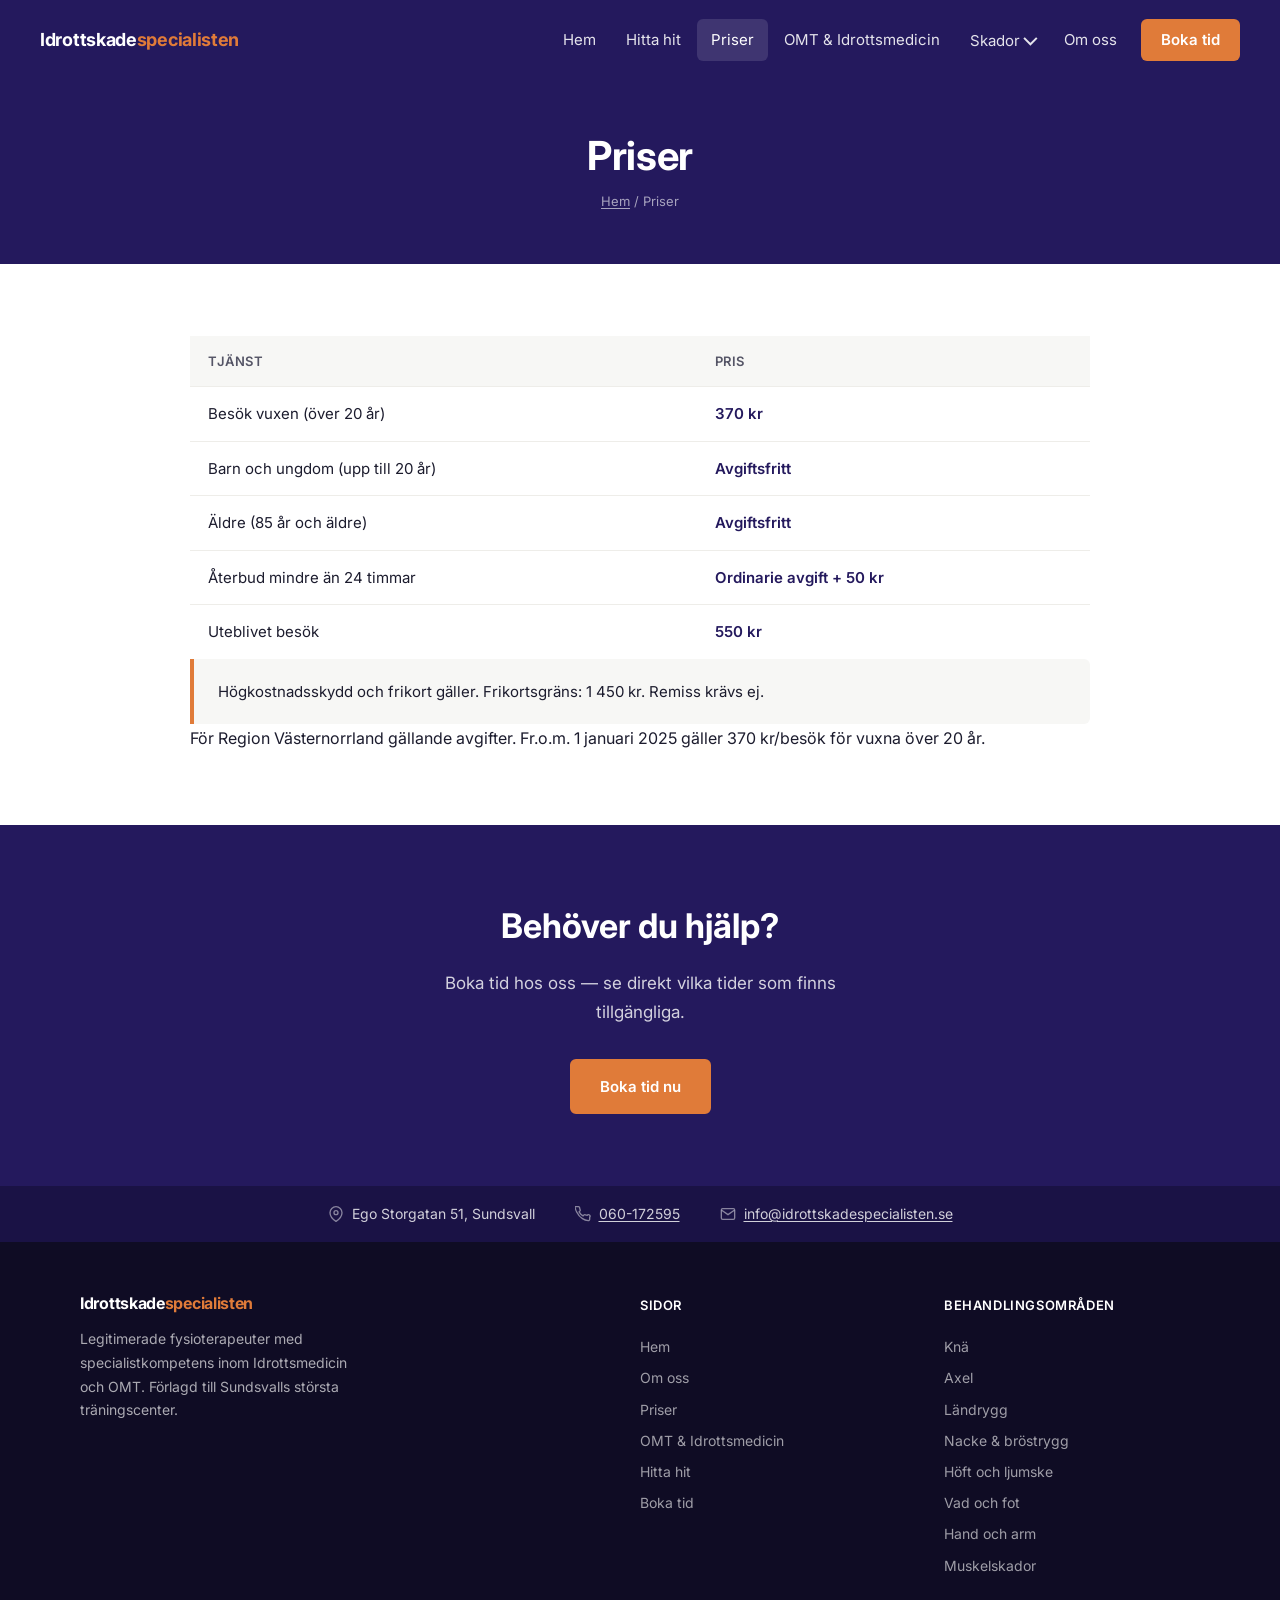
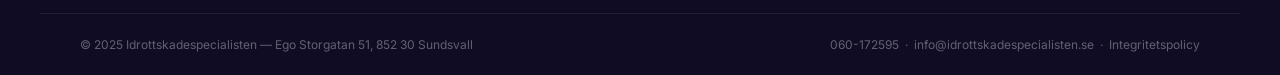
<file: priser/index.html>
﻿<!DOCTYPE html>
<html lang="sv">
<head>
  <meta charset="UTF-8">
  <meta name="viewport" content="width=device-width, initial-scale=1.0">
  <title>Priser – Fysioterapi Sundsvall | Idrottskadespecialisten</title>
  <meta name="description" content="Priser för fysioterapi hos Idrottskadespecialisten i Sundsvall. Region Västernorrland-avtal. 370 kr/besök för vuxna. Avgiftsfritt för barn under 20 år.">
  <link rel="canonical" href="https://idrottskadespecialisten.se/priser/">
  <meta property="og:title" content="Priser – Fysioterapi Sundsvall | Idrottskadespecialisten">
  <meta property="og:description" content="Priser för fysioterapi hos Idrottskadespecialisten i Sundsvall. Region Västernorrland-avtal. 370 kr/besök för vuxna. Avgiftsfritt för barn under 20 år.">
  <meta property="og:type" content="website">
  <meta property="og:url" content="https://idrottskadespecialisten.se/priser/">
  <meta property="og:locale" content="sv_SE">
  <meta property="og:image" content="https://idrottskadespecialisten.se/images/logo.png">
  <link rel="icon" type="image/png" href="../images/favicon.png">
  <script type="application/ld+json">
  {
    "@context": "https://schema.org",
    "@type": "MedicalWebPage",
    "name": "Priser – Fysioterapi Sundsvall | Idrottskadespecialisten",
    "url": "https://idrottskadespecialisten.se/priser/",
    "inLanguage": "sv",
    "isPartOf": {
      "@type": "MedicalBusiness",
      "name": "Idrottskadespecialisten",
      "url": "https://idrottskadespecialisten.se"
    },
    "offers": [
      {
        "@type": "Offer",
        "name": "Besök vuxen (över 20 år)",
        "price": "370",
        "priceCurrency": "SEK"
      },
      {
        "@type": "Offer",
        "name": "Barn och ungdom (upp till 20 år)",
        "price": "0",
        "priceCurrency": "SEK"
      },
      {
        "@type": "Offer",
        "name": "Äldre (85 år och äldre)",
        "price": "0",
        "priceCurrency": "SEK"
      }
    ]
  }
  </script>
  <link rel="preconnect" href="https://fonts.googleapis.com">
  <link rel="preconnect" href="https://fonts.gstatic.com" crossorigin>
  <link href="https://fonts.googleapis.com/css2?family=Inter:wght@300;400;600;700&display=swap" rel="stylesheet">
  <link rel="stylesheet" href="../css/style.css">
</head>
<body>

<a class="skip-link" href="#main">Hoppa till innehåll</a>

<header class="site-header">
  <div class="nav-inner">
    <a href="/" class="site-logo">Idrottskade<span>specialisten</span></a>
    <nav aria-label="Huvudmeny">
      <ul class="nav-list">
        <li><a href="/">Hem</a></li>
        <li><a href="/hitta-hit/">Hitta hit</a></li>
        <li><a href="/priser/" class="current">Priser</a></li>
        <li><a href="/omt-idrottsmedicin/">OMT &amp; Idrottsmedicin</a></li>
        <li class="has-dropdown">
          <button aria-expanded="false" aria-haspopup="true">Skador <span class="chevron" aria-hidden="true"></span></button>
          <ul class="dropdown" role="menu">
            <li><a href="/hand-arm/" role="menuitem">Hand och arm</a></li>
            <li><a href="/nacke/" role="menuitem">Nacke &amp; bröstrygg</a></li>
            <li><a href="/axel/" role="menuitem">Axel</a></li>
            <li><a href="/landrygg/" role="menuitem">Ländrygg</a></li>
            <li><a href="/hoft-ljumske/" role="menuitem">Höft och ljumske</a></li>
            <li><a href="/knaled/" role="menuitem">Knä</a></li>
            <li><a href="/vad-fot/" role="menuitem">Vad och fot</a></li>
            <li><a href="/muskelskador/" role="menuitem">Muskelskador</a></li>
          </ul>
        </li>
        <li><a href="/om-oss/">Om oss</a></li>
        <li><a href="/bokning/" class="nav-book">Boka tid</a></li>
      </ul>
    </nav>
    <button class="nav-toggle" id="nav-toggle" aria-label="Öppna meny" aria-expanded="false" aria-controls="nav-mobile">
      <span></span><span></span><span></span>
    </button>
  </div>
</header>

<nav id="nav-mobile" class="nav-mobile" aria-label="Mobilmeny">
  <a href="/">Hem</a>
  <a href="/hitta-hit/">Hitta hit</a>
  <a href="/priser/">Priser</a>
  <a href="/omt-idrottsmedicin/">OMT &amp; Idrottsmedicin</a>
  <div class="sub-group">
    <a href="/hand-arm/">Hand och arm</a>
    <a href="/nacke/">Nacke &amp; bröstrygg</a>
    <a href="/axel/">Axel</a>
    <a href="/landrygg/">Ländrygg</a>
    <a href="/hoft-ljumske/">Höft och ljumske</a>
    <a href="/knaled/">Knä</a>
    <a href="/vad-fot/">Vad och fot</a>
    <a href="/muskelskador/">Muskelskador</a>
  </div>
  <a href="/om-oss/">Om oss</a>
  <a href="/bokning/" class="book-mobile">Boka tid</a>
</nav>

<div class="page-banner">
  <h1>Priser</h1>
  <p class="breadcrumb"><a href="/">Hem</a> / Priser</p>
</div>

<main id="main">

  <section class="section">
    <div class="container">
      <table class="price-table">
        <thead>
          <tr>
            <th>Tjänst</th>
            <th>Pris</th>
          </tr>
        </thead>
        <tbody>
          <tr>
            <td>Besök vuxen (över 20 år)</td>
            <td>370 kr</td>
          </tr>
          <tr>
            <td>Barn och ungdom (upp till 20 år)</td>
            <td>Avgiftsfritt</td>
          </tr>
          <tr>
            <td>Äldre (85 år och äldre)</td>
            <td>Avgiftsfritt</td>
          </tr>
          <tr>
            <td>Återbud mindre än 24 timmar</td>
            <td>Ordinarie avgift + 50 kr</td>
          </tr>
          <tr>
            <td>Uteblivet besök</td>
            <td>550 kr</td>
          </tr>
        </tbody>
      </table>

      <div class="highlight-box">
        Högkostnadsskydd och frikort gäller. Frikortsgräns: 1 450 kr. Remiss krävs ej.
      </div>

      <div class="prose">
        <p>För Region Västernorrland gällande avgifter. Fr.o.m. 1 januari 2025 gäller 370 kr/besök för vuxna över 20 år.</p>
      </div>
    </div>
  </section>

  <section class="cta-banner">
    <h2>Behöver du hjälp?</h2>
    <p>Boka tid hos oss — se direkt vilka tider som finns tillgängliga.</p>
    <a href="/bokning/" class="btn btn-primary">Boka tid nu</a>
  </section>

</main>

<div class="info-strip" aria-label="Kontaktinformation">
  <div class="info-item">
    <svg width="16" height="16" viewBox="0 0 24 24" fill="none" stroke="currentColor" stroke-width="2" aria-hidden="true"><path d="M21 10c0 7-9 13-9 13s-9-6-9-13a9 9 0 0118 0z"/><circle cx="12" cy="10" r="3"/></svg>
    Ego Storgatan 51, Sundsvall
  </div>
  <div class="info-item">
    <svg width="16" height="16" viewBox="0 0 24 24" fill="none" stroke="currentColor" stroke-width="2" aria-hidden="true"><path d="M22 16.92v3a2 2 0 01-2.18 2 19.79 19.79 0 01-8.63-3.07A19.5 19.5 0 013.07 9.8a19.79 19.79 0 01-3.07-8.68A2 2 0 012 .99h3a2 2 0 012 1.72c.127.96.361 1.903.7 2.81a2 2 0 01-.45 2.11L6.09 8.91a16 16 0 006 6l1.27-1.27a2 2 0 012.11-.45c.907.339 1.85.573 2.81.7A2 2 0 0122 16.92z"/></svg>
    <a href="tel:060172595">060-172595</a>
  </div>
  <div class="info-item">
    <svg width="16" height="16" viewBox="0 0 24 24" fill="none" stroke="currentColor" stroke-width="2" aria-hidden="true"><path d="M4 4h16c1.1 0 2 .9 2 2v12c0 1.1-.9 2-2 2H4c-1.1 0-2-.9-2-2V6c0-1.1.9-2 2-2z"/><polyline points="22,6 12,13 2,6"/></svg>
    <a href="mailto:info@idrottskadespecialisten.se">info@idrottskadespecialisten.se</a>
  </div>
</div>

<footer class="site-footer">
  <div class="footer-inner">
    <div class="footer-brand">
      <span class="site-logo">Idrottskade<span>specialisten</span></span>
      <p>Legitimerade fysioterapeuter med specialistkompetens inom Idrottsmedicin och OMT. Förlagd till Sundsvalls största träningscenter.</p>
    </div>
    <div class="footer-col">
      <h4>Sidor</h4>
      <a href="/">Hem</a>
      <a href="/om-oss/">Om oss</a>
      <a href="/priser/">Priser</a>
      <a href="/omt-idrottsmedicin/">OMT &amp; Idrottsmedicin</a>
      <a href="/hitta-hit/">Hitta hit</a>
      <a href="/bokning/">Boka tid</a>
    </div>
    <div class="footer-col">
      <h4>Behandlingsområden</h4>
      <a href="/knaled/">Knä</a>
      <a href="/axel/">Axel</a>
      <a href="/landrygg/">Ländrygg</a>
      <a href="/nacke/">Nacke &amp; bröstrygg</a>
      <a href="/hoft-ljumske/">Höft och ljumske</a>
      <a href="/vad-fot/">Vad och fot</a>
      <a href="/hand-arm/">Hand och arm</a>
      <a href="/muskelskador/">Muskelskador</a>
    </div>
  </div>
  <div class="footer-bottom">
    <span>&copy; 2025 Idrottskadespecialisten &mdash; Ego Storgatan 51, 852 30 Sundsvall</span>
    <span><a href="tel:060172595">060-172595</a> &nbsp;&middot;&nbsp; <a href="mailto:info@idrottskadespecialisten.se">info@idrottskadespecialisten.se</a> &nbsp;&middot;&nbsp; <a href="/integritetspolicy/">Integritetspolicy</a></span>
  </div>
</footer>

<script src="../js/main.js"></script>
</body>
</html>
</file>
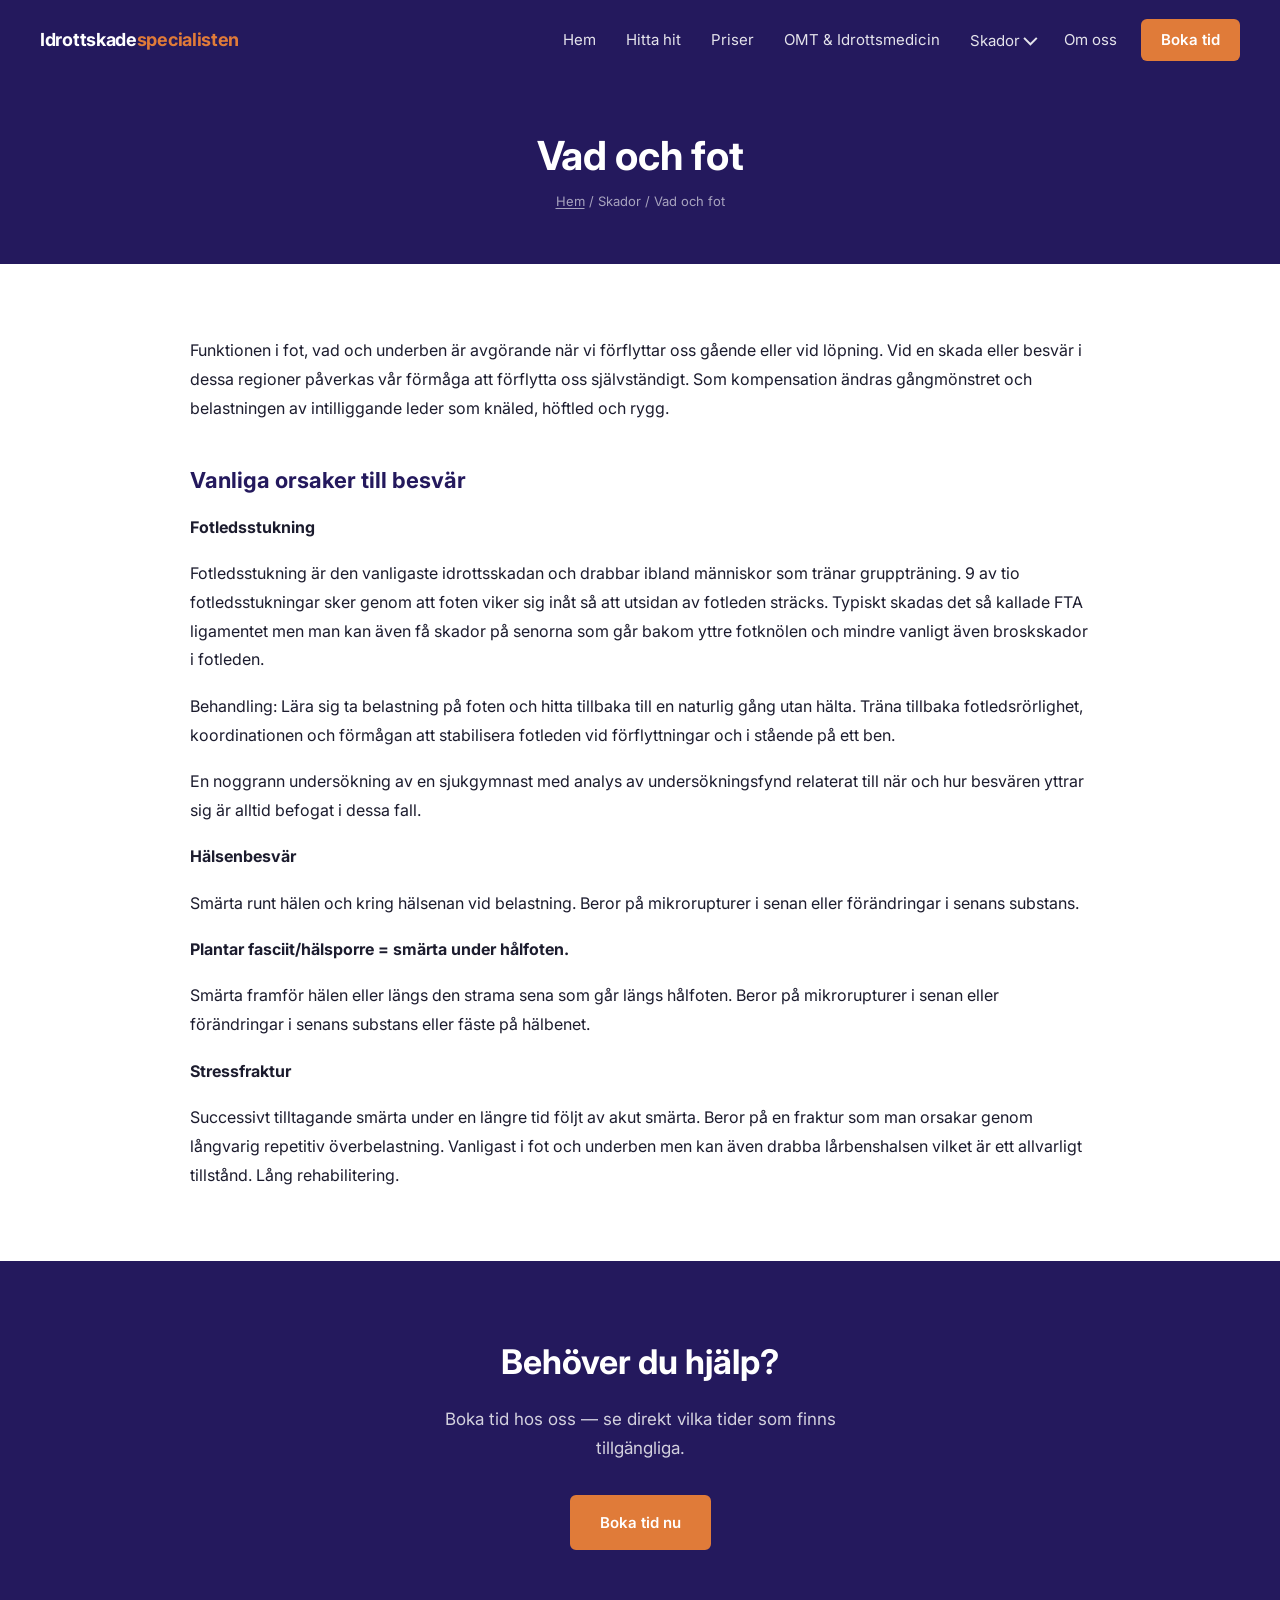
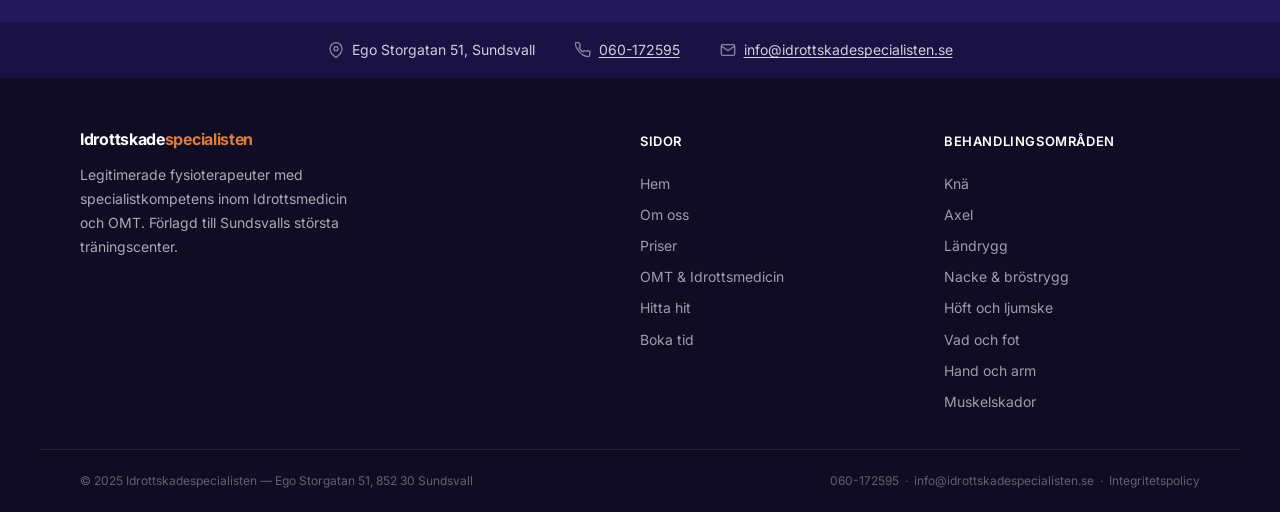
<file: vad-fot/index.html>
﻿<!DOCTYPE html>
<html lang="sv">
<head>
  <meta charset="UTF-8">
  <meta name="viewport" content="width=device-width, initial-scale=1.0">
  <title>Vad och fot – skador och behandling | Idrottskadespecialisten Sundsvall</title>
  <meta name="description" content="Fotledsstukning, hälseneskador, plantar fasciit och stressfraktur. Fysioterapi och rehabilitering av vad och fot i Sundsvall.">
  <link rel="canonical" href="https://idrottskadespecialisten.se/vad-fot/">
  <meta property="og:title" content="Vad och fot – skador och behandling | Idrottskadespecialisten Sundsvall">
  <meta property="og:description" content="Fotledsstukning, hälseneskador, plantar fasciit och stressfraktur. Fysioterapi och rehabilitering av vad och fot i Sundsvall.">
  <meta property="og:type" content="website">
  <meta property="og:url" content="https://idrottskadespecialisten.se/vad-fot/">
  <meta property="og:locale" content="sv_SE">
  <meta property="og:image" content="https://idrottskadespecialisten.se/images/logo.png">
  <link rel="icon" type="image/png" href="../images/favicon.png">
  <link rel="preconnect" href="https://fonts.googleapis.com">
  <link rel="preconnect" href="https://fonts.gstatic.com" crossorigin>
  <link href="https://fonts.googleapis.com/css2?family=Inter:wght@300;400;600;700&display=swap" rel="stylesheet">
  <link rel="stylesheet" href="../css/style.css">
  <script type="application/ld+json">
  {
    "@context": "https://schema.org",
    "@type": "MedicalWebPage",
    "name": "Vad och fot – skador och behandling | Idrottskadespecialisten Sundsvall",
    "description": "Fotledsstukning, hälseneskador, plantar fasciit och stressfraktur. Fysioterapi och rehabilitering av vad och fot i Sundsvall.",
    "url": "https://idrottskadespecialisten.se/vad-fot/",
    "inLanguage": "sv",
    "isPartOf": {
      "@type": "MedicalBusiness",
      "name": "Idrottskadespecialisten",
      "url": "https://idrottskadespecialisten.se"
    }
  }
  </script>
</head>
<body>

<a class="skip-link" href="#main">Hoppa till innehåll</a>

<header class="site-header">
  <div class="nav-inner">
    <a href="/" class="site-logo">Idrottskade<span>specialisten</span></a>
    <nav aria-label="Huvudmeny">
      <ul class="nav-list">
        <li><a href="/">Hem</a></li>
        <li><a href="/hitta-hit/">Hitta hit</a></li>
        <li><a href="/priser/">Priser</a></li>
        <li><a href="/omt-idrottsmedicin/">OMT &amp; Idrottsmedicin</a></li>
        <li class="has-dropdown">
          <button aria-expanded="false" aria-haspopup="true">Skador <span class="chevron" aria-hidden="true"></span></button>
          <ul class="dropdown" role="menu">
            <li><a href="/hand-arm/" role="menuitem">Hand och arm</a></li>
            <li><a href="/nacke/" role="menuitem">Nacke &amp; bröstrygg</a></li>
            <li><a href="/axel/" role="menuitem">Axel</a></li>
            <li><a href="/landrygg/" role="menuitem">Ländrygg</a></li>
            <li><a href="/hoft-ljumske/" role="menuitem">Höft och ljumske</a></li>
            <li><a href="/knaled/" role="menuitem">Knä</a></li>
            <li><a href="/vad-fot/" role="menuitem" class="current">Vad och fot</a></li>
            <li><a href="/muskelskador/" role="menuitem">Muskelskador</a></li>
          </ul>
        </li>
        <li><a href="/om-oss/">Om oss</a></li>
        <li><a href="/bokning/" class="nav-book">Boka tid</a></li>
      </ul>
    </nav>
    <button class="nav-toggle" id="nav-toggle" aria-label="Öppna meny" aria-expanded="false" aria-controls="nav-mobile">
      <span></span><span></span><span></span>
    </button>
  </div>
</header>

<nav id="nav-mobile" class="nav-mobile" aria-label="Mobilmeny">
  <a href="/">Hem</a>
  <a href="/hitta-hit/">Hitta hit</a>
  <a href="/priser/">Priser</a>
  <a href="/omt-idrottsmedicin/">OMT &amp; Idrottsmedicin</a>
  <div class="sub-group">
    <a href="/hand-arm/">Hand och arm</a>
    <a href="/nacke/">Nacke &amp; bröstrygg</a>
    <a href="/axel/">Axel</a>
    <a href="/landrygg/">Ländrygg</a>
    <a href="/hoft-ljumske/">Höft och ljumske</a>
    <a href="/knaled/">Knä</a>
    <a href="/vad-fot/">Vad och fot</a>
    <a href="/muskelskador/">Muskelskador</a>
  </div>
  <a href="/om-oss/">Om oss</a>
  <a href="/bokning/" class="book-mobile">Boka tid</a>
</nav>

<div class="page-banner">
  <h1>Vad och fot</h1>
  <p class="breadcrumb"><a href="/">Hem</a> / Skador / Vad och fot</p>
</div>

<main id="main">

  <section class="section">
    <div class="container">
      <div class="prose">
        <p>Funktionen i fot, vad och underben är avgörande när vi förflyttar oss gående eller vid löpning. Vid en skada eller besvär i dessa regioner påverkas vår förmåga att förflytta oss självständigt. Som kompensation ändras gångmönstret och belastningen av intilliggande leder som knäled, höftled och rygg.</p>
        <h2>Vanliga orsaker till besvär</h2>
        <p><strong>Fotledsstukning</strong></p>
        <p>Fotledsstukning är den vanligaste idrottsskadan och drabbar ibland människor som tränar gruppträning. 9 av tio fotledsstukningar sker genom att foten viker sig inåt så att utsidan av fotleden sträcks. Typiskt skadas det så kallade FTA ligamentet men man kan även få skador på senorna som går bakom yttre fotknölen och mindre vanligt även broskskador i fotleden.</p>
        <p>Behandling: Lära sig ta belastning på foten och hitta tillbaka till en naturlig gång utan hälta. Träna tillbaka fotledsrörlighet, koordinationen och förmågan att stabilisera fotleden vid förflyttningar och i stående på ett ben.</p>
        <p>En noggrann undersökning av en sjukgymnast med analys av undersökningsfynd relaterat till när och hur besvären yttrar sig är alltid befogat i dessa fall.</p>
        <p><strong>Hälsenbesvär</strong></p>
        <p>Smärta runt hälen och kring hälsenan vid belastning. Beror på mikrorupturer i senan eller förändringar i senans substans.</p>
        <p><strong>Plantar fasciit/hälsporre = smärta under hålfoten.</strong></p>
        <p>Smärta framför hälen eller längs den strama sena som går längs hålfoten. Beror på mikrorupturer i senan eller förändringar i senans substans eller fäste på hälbenet.</p>
        <p><strong>Stressfraktur</strong></p>
        <p>Successivt tilltagande smärta under en längre tid följt av akut smärta. Beror på en fraktur som man orsakar genom långvarig repetitiv överbelastning. Vanligast i fot och underben men kan även drabba lårbenshalsen vilket är ett allvarligt tillstånd. Lång rehabilitering.</p>
      </div>
    </div>
  </section>

  <section class="cta-banner">
    <h2>Behöver du hjälp?</h2>
    <p>Boka tid hos oss — se direkt vilka tider som finns tillgängliga.</p>
    <a href="/bokning/" class="btn btn-primary">Boka tid nu</a>
  </section>

</main>

<div class="info-strip" aria-label="Kontaktinformation">
  <div class="info-item">
    <svg width="16" height="16" viewBox="0 0 24 24" fill="none" stroke="currentColor" stroke-width="2" aria-hidden="true"><path d="M21 10c0 7-9 13-9 13s-9-6-9-13a9 9 0 0118 0z"/><circle cx="12" cy="10" r="3"/></svg>
    Ego Storgatan 51, Sundsvall
  </div>
  <div class="info-item">
    <svg width="16" height="16" viewBox="0 0 24 24" fill="none" stroke="currentColor" stroke-width="2" aria-hidden="true"><path d="M22 16.92v3a2 2 0 01-2.18 2 19.79 19.79 0 01-8.63-3.07A19.5 19.5 0 013.07 9.8a19.79 19.79 0 01-3.07-8.68A2 2 0 012 .99h3a2 2 0 012 1.72c.127.96.361 1.903.7 2.81a2 2 0 01-.45 2.11L6.09 8.91a16 16 0 006 6l1.27-1.27a2 2 0 012.11-.45c.907.339 1.85.573 2.81.7A2 2 0 0122 16.92z"/></svg>
    <a href="tel:060172595">060-172595</a>
  </div>
  <div class="info-item">
    <svg width="16" height="16" viewBox="0 0 24 24" fill="none" stroke="currentColor" stroke-width="2" aria-hidden="true"><path d="M4 4h16c1.1 0 2 .9 2 2v12c0 1.1-.9 2-2 2H4c-1.1 0-2-.9-2-2V6c0-1.1.9-2 2-2z"/><polyline points="22,6 12,13 2,6"/></svg>
    <a href="mailto:info@idrottskadespecialisten.se">info@idrottskadespecialisten.se</a>
  </div>
</div>

<footer class="site-footer">
  <div class="footer-inner">
    <div class="footer-brand">
      <span class="site-logo">Idrottskade<span>specialisten</span></span>
      <p>Legitimerade fysioterapeuter med specialistkompetens inom Idrottsmedicin och OMT. Förlagd till Sundsvalls största träningscenter.</p>
    </div>
    <div class="footer-col">
      <h4>Sidor</h4>
      <a href="/">Hem</a>
      <a href="/om-oss/">Om oss</a>
      <a href="/priser/">Priser</a>
      <a href="/omt-idrottsmedicin/">OMT &amp; Idrottsmedicin</a>
      <a href="/hitta-hit/">Hitta hit</a>
      <a href="/bokning/">Boka tid</a>
    </div>
    <div class="footer-col">
      <h4>Behandlingsområden</h4>
      <a href="/knaled/">Knä</a>
      <a href="/axel/">Axel</a>
      <a href="/landrygg/">Ländrygg</a>
      <a href="/nacke/">Nacke &amp; bröstrygg</a>
      <a href="/hoft-ljumske/">Höft och ljumske</a>
      <a href="/vad-fot/">Vad och fot</a>
      <a href="/hand-arm/">Hand och arm</a>
      <a href="/muskelskador/">Muskelskador</a>
    </div>
  </div>
  <div class="footer-bottom">
    <span>&copy; 2025 Idrottskadespecialisten &mdash; Ego Storgatan 51, 852 30 Sundsvall</span>
    <span><a href="tel:060172595">060-172595</a> &nbsp;&middot;&nbsp; <a href="mailto:info@idrottskadespecialisten.se">info@idrottskadespecialisten.se</a> &nbsp;&middot;&nbsp; <a href="/integritetspolicy/">Integritetspolicy</a></span>
  </div>
</footer>

<script src="../js/main.js"></script>
</body>
</html>
</file>
<file: css/style.css>
/* ============================================================
   IDROTTSKADESPECIALISTEN — Main Stylesheet
   ============================================================ */

/* ------------------------------------------------------------
   1. Custom properties (design tokens)
   ------------------------------------------------------------ */
:root {
  --navy:       #24195d;
  --navy-dark:  #1a1245;
  --navy-light: #2d2275;
  --accent:     #e07b39;
  --accent-hover: #c86825;
  --white:      #ffffff;
  --off-white:  #f7f7f5;
  --grey-light: #eeede9;
  --grey-mid:   #999;
  --text:       #1c1c2e;
  --text-muted: #555566;

  --font: 'Inter', system-ui, -apple-system, sans-serif;

  --max-w: 900px;
  --nav-h: 80px;

  --radius: 6px;
  --shadow: 0 2px 12px rgba(0,0,0,0.10);
  --transition: 0.2s ease;
}

/* ------------------------------------------------------------
   2. Reset & base
   ------------------------------------------------------------ */
*, *::before, *::after {
  box-sizing: border-box;
  margin: 0;
  padding: 0;
}

html {
  scroll-behavior: smooth;
  -webkit-text-size-adjust: 100%;
}

body {
  font-family: var(--font);
  font-size: 16px;
  line-height: 1.7;
  color: var(--text);
  background: var(--white);
  min-height: 100vh;
  display: flex;
  flex-direction: column;
}

img {
  max-width: 100%;
  height: auto;
  display: block;
}

a {
  color: inherit;
  text-decoration: none;
}

ul, ol {
  list-style: none;
}

/* ------------------------------------------------------------
   3. Focus styles (accessibility)
   ------------------------------------------------------------ */

/* Default: accent-coloured outline for light backgrounds */
:focus-visible {
  outline: 2px solid var(--accent);
  outline-offset: 3px;
  border-radius: 2px;
}

/* Nav and mobile nav sit on dark navy — use white outline instead */
.nav-list a:focus-visible,
.nav-list button:focus-visible,
.nav-toggle:focus-visible,
.dropdown a:focus-visible,
.nav-mobile a:focus-visible {
  outline: 2px solid rgba(255,255,255,0.90);
  outline-offset: 2px;
}

/* Cards: keep navy outline so it reads against the white card surface */
.card:focus-visible {
  outline: 2px solid var(--navy);
  outline-offset: 2px;
}

/* Footer / info-strip links sit on very dark backgrounds */
.footer-col a:focus-visible,
.footer-bottom a:focus-visible,
.info-strip a:focus-visible {
  outline: 2px solid rgba(255,255,255,0.80);
  outline-offset: 2px;
}

/* ------------------------------------------------------------
   3b. Skip link (accessibility)
   ------------------------------------------------------------ */
.skip-link {
  position: absolute;
  left: -9999px;
  top: 0;
  background: var(--navy);
  color: var(--white);
  padding: 10px 20px;
  font-size: 14px;
  z-index: 9999;
}
.skip-link:focus {
  left: 0;
}

/* ------------------------------------------------------------
   4. Navigation
   ------------------------------------------------------------ */
.site-header {
  position: fixed;
  top: 0;
  left: 0;
  width: 100%;
  height: var(--nav-h);
  background: var(--navy);
  z-index: 100;
  display: flex;
  align-items: center;
}

.nav-inner {
  width: 100%;
  max-width: 1280px;
  margin: 0 auto;
  padding: 0 40px;
  display: flex;
  align-items: center;
  justify-content: space-between;
  gap: 24px;
}

/* Logotype */
.site-logo {
  font-size: 18px;
  font-weight: 700;
  letter-spacing: -0.3px;
  color: var(--white);
  white-space: nowrap;
  line-height: 1.2;
}
.site-logo span {
  color: var(--accent);
}

/* Main nav list */
.nav-list {
  display: flex;
  align-items: center;
  gap: 2px;
}

.nav-list > li {
  position: relative;
}

.nav-list a,
.nav-list button {
  display: flex;
  align-items: center;
  gap: 4px;
  padding: 8px 14px;
  font-family: var(--font);
  font-size: 15px;
  font-weight: 400;
  color: rgba(255,255,255,0.88);
  background: none;
  border: none;
  border-radius: var(--radius);
  cursor: pointer;
  white-space: nowrap;
  transition: color var(--transition), background var(--transition);
}

.nav-list a:hover,
.nav-list button:hover,
.nav-list a.current,
.nav-list button.current {
  color: var(--white);
  background: rgba(255,255,255,0.12);
}

/* Dropdown chevron */
.nav-list button .chevron {
  width: 10px;
  height: 10px;
  border-right: 2px solid currentColor;
  border-bottom: 2px solid currentColor;
  transform: rotate(45deg) translateY(-2px);
  transition: transform var(--transition);
  flex-shrink: 0;
}
.nav-list button[aria-expanded="true"] .chevron {
  transform: rotate(225deg) translateY(-2px);
}

/* Book button in nav */
.nav-book {
  margin-left: 8px;
  padding: 8px 20px !important;
  background: var(--accent) !important;
  color: var(--white) !important;
  font-weight: 600 !important;
  border-radius: var(--radius) !important;
}
.nav-book:hover {
  background: var(--accent-hover) !important;
}

/* Dropdown menu */
.dropdown {
  position: absolute;
  top: calc(100% + 6px);
  left: 0;
  min-width: 210px;
  background: var(--navy-dark);
  border-radius: var(--radius);
  box-shadow: var(--shadow);
  padding: 6px 0;
  opacity: 0;
  visibility: hidden;
  transform: translateY(-6px);
  transition: opacity var(--transition), transform var(--transition), visibility var(--transition);
  z-index: 200;
}

.nav-list li:last-child .dropdown {
  left: auto;
  right: 0;
}

.dropdown.open {
  opacity: 1;
  visibility: visible;
  transform: translateY(0);
}

.dropdown a {
  display: block;
  padding: 9px 18px;
  font-size: 14px;
  border-radius: 0;
}

.dropdown a:hover {
  background: rgba(255,255,255,0.10);
}

/* Hamburger */
.nav-toggle {
  display: none;
  flex-direction: column;
  justify-content: center;
  gap: 5px;
  width: 40px;
  height: 40px;
  background: none;
  border: none;
  cursor: pointer;
  padding: 6px;
  flex-shrink: 0;
}
.nav-toggle span {
  display: block;
  height: 2px;
  background: var(--white);
  border-radius: 2px;
  transition: transform 0.3s ease, opacity 0.3s ease;
}
.nav-toggle.open span:nth-child(1) { transform: translateY(7px) rotate(45deg); }
.nav-toggle.open span:nth-child(2) { opacity: 0; }
.nav-toggle.open span:nth-child(3) { transform: translateY(-7px) rotate(-45deg); }

/* Mobile nav overlay */
.nav-mobile {
  display: none;
  position: fixed;
  top: var(--nav-h);
  left: 0;
  width: 100%;
  height: calc(100vh - var(--nav-h));
  background: var(--navy);
  overflow-y: auto;
  z-index: 99;
  padding: 16px 0 60px;
}
.nav-mobile.open {
  display: block;
}
.nav-mobile a,
.nav-mobile button {
  display: block;
  width: 100%;
  padding: 15px 28px;
  font-family: var(--font);
  font-size: 17px;
  font-weight: 400;
  color: var(--white);
  background: none;
  border: none;
  border-top: 1px solid rgba(255,255,255,0.10);
  text-align: left;
  cursor: pointer;
}
.nav-mobile .sub-group a {
  padding-left: 48px;
  font-size: 15px;
  color: rgba(255,255,255,0.80);
}
.nav-mobile .book-mobile {
  margin: 20px 28px 0;
  width: calc(100% - 56px);
  background: var(--accent) !important;
  border-radius: var(--radius);
  border-top: none !important;
  text-align: center;
  font-weight: 600 !important;
}

/* ------------------------------------------------------------
   5. Page hero (homepage)
   ------------------------------------------------------------ */
.hero {
  position: relative;
  height: 100vh;
  min-height: 560px;
  display: flex;
  align-items: center;
  justify-content: center;
  background-image: url('../images/bg1.jpg');
  background-size: cover;
  background-position: center top;
  background-repeat: no-repeat;
  text-align: center;
  color: var(--white);
}

.hero::after {
  content: '';
  position: absolute;
  inset: 0;
  background: linear-gradient(
    to bottom,
    rgba(20,13,60,0.55) 0%,
    rgba(20,13,60,0.45) 60%,
    rgba(20,13,60,0.65) 100%
  );
}

.hero-content {
  position: relative;
  z-index: 1;
  max-width: 680px;
  padding: 0 24px;
}

.hero-content h1 {
  font-size: clamp(28px, 5vw, 52px);
  font-weight: 700;
  line-height: 1.15;
  letter-spacing: -0.5px;
  margin-bottom: 18px;
}

.hero-content p {
  font-size: clamp(16px, 2vw, 20px);
  font-weight: 300;
  line-height: 1.6;
  margin-bottom: 36px;
  opacity: 0.92;
}

.hero-actions {
  display: flex;
  gap: 14px;
  justify-content: center;
  flex-wrap: wrap;
}

.hero-scroll {
  position: absolute;
  bottom: 32px;
  left: 50%;
  transform: translateX(-50%);
  z-index: 1;
  display: flex;
  flex-direction: column;
  align-items: center;
  gap: 6px;
  color: rgba(255,255,255,0.75);
  font-size: 13px;
  font-weight: 600;
  letter-spacing: 2px;
  text-transform: uppercase;
  animation: heroBob 2s ease-in-out infinite;
}

@keyframes heroBob {
  0%, 100% { transform: translateX(-50%) translateY(0); }
  50%       { transform: translateX(-50%) translateY(8px); }
}

/* ------------------------------------------------------------
   6. Page banner (sub-pages — replaces hero)
   ------------------------------------------------------------ */
.page-banner {
  margin-top: var(--nav-h);
  background: var(--navy);
  padding: 52px 40px;
  text-align: center;
  color: var(--white);
}
.page-banner h1 {
  font-size: clamp(24px, 4vw, 40px);
  font-weight: 700;
  letter-spacing: -0.3px;
  line-height: 1.2;
}
.page-banner .breadcrumb {
  margin-top: 10px;
  font-size: 13px;
  color: rgba(255,255,255,0.60);
}
.page-banner .breadcrumb a {
  color: rgba(255,255,255,0.60);
  text-decoration: underline;
  text-underline-offset: 2px;
}

/* ------------------------------------------------------------
   7. Buttons
   ------------------------------------------------------------ */
.btn {
  display: inline-block;
  padding: 13px 28px;
  font-family: var(--font);
  font-size: 15px;
  font-weight: 600;
  border-radius: var(--radius);
  cursor: pointer;
  border: 2px solid transparent;
  transition: background var(--transition), color var(--transition), border-color var(--transition);
  text-align: center;
}

.btn-primary {
  background: var(--accent);
  color: var(--white);
  border-color: var(--accent);
}
.btn-primary:hover {
  background: var(--accent-hover);
  border-color: var(--accent-hover);
}

.btn-outline {
  background: transparent;
  color: var(--white);
  border-color: rgba(255,255,255,0.7);
}
.btn-outline:hover {
  background: rgba(255,255,255,0.12);
  border-color: var(--white);
}

.btn-navy {
  background: var(--navy);
  color: var(--white);
  border-color: var(--navy);
}
.btn-navy:hover {
  background: var(--navy-dark);
  border-color: var(--navy-dark);
}

/* ------------------------------------------------------------
   8. Layout containers & sections
   ------------------------------------------------------------ */
main {
  flex: 1;
}

.section {
  padding: 72px 40px;
}

.section-alt {
  background: var(--off-white);
}

.section-navy {
  background: var(--navy);
  color: var(--white);
}

.container {
  max-width: var(--max-w);
  margin: 0 auto;
}

.container-wide {
  max-width: 1200px;
  margin: 0 auto;
}

/* Section headings */
.section-heading {
  font-size: clamp(22px, 3vw, 32px);
  font-weight: 700;
  letter-spacing: -0.3px;
  line-height: 1.2;
  margin-bottom: 12px;
}

.section-sub {
  font-size: 16px;
  color: var(--text-muted);
  margin-bottom: 44px;
  max-width: 560px;
}

.section-navy .section-sub {
  color: rgba(255,255,255,0.70);
}

/* ------------------------------------------------------------
   9. Intro / text content
   ------------------------------------------------------------ */
.prose p {
  margin-bottom: 1.1em;
  font-size: 16px;
  line-height: 1.8;
  color: var(--text);
}
.prose p:last-child {
  margin-bottom: 0;
}
.prose h2 {
  font-size: 22px;
  font-weight: 700;
  margin: 1.8em 0 0.6em;
  color: var(--navy);
}
.prose h3 {
  font-size: 18px;
  font-weight: 600;
  margin: 1.4em 0 0.5em;
  color: var(--navy);
}
.prose ul,
.prose ol {
  padding-left: 1.4em;
  margin-bottom: 1em;
}
.prose ul { list-style: disc; }
.prose ol { list-style: decimal; }
.prose li {
  margin-bottom: 0.4em;
  line-height: 1.7;
}
.prose a {
  color: var(--navy);
  text-decoration: underline;
  text-underline-offset: 2px;
}

/* ------------------------------------------------------------
   10a. Homepage intro layout
   ------------------------------------------------------------ */
.intro-layout {
  display: grid;
  grid-template-columns: 1fr 1fr;
  gap: 64px;
  align-items: start;
}

.intro-text .section-heading {
  margin-bottom: 16px;
}

.method-tags {
  display: flex;
  flex-wrap: wrap;
  gap: 8px;
  margin-top: 24px;
}

.method-tags span {
  display: inline-block;
  padding: 5px 12px;
  font-size: 13px;
  color: var(--navy);
  background: var(--off-white);
  border: 1px solid var(--grey-light);
  border-radius: 20px;
}

.intro-credentials {
  display: flex;
  flex-direction: column;
  gap: 0;
  border: 1px solid var(--grey-light);
  border-radius: var(--radius);
  overflow: hidden;
}

.credential {
  display: flex;
  align-items: center;
  gap: 16px;
  padding: 18px 22px;
  border-bottom: 1px solid var(--grey-light);
}

.credential:last-child {
  border-bottom: none;
}

.credential-icon {
  flex-shrink: 0;
  width: 40px;
  height: 40px;
  background: var(--off-white);
  border-radius: 50%;
  display: flex;
  align-items: center;
  justify-content: center;
  color: var(--navy);
}

.credential-label {
  font-size: 12px;
  color: var(--text-muted);
  margin-bottom: 2px;
}

.credential-value {
  font-size: 15px;
  font-weight: 600;
  color: var(--navy);
}

@media (max-width: 700px) {
  .intro-layout {
    grid-template-columns: 1fr;
    gap: 36px;
  }
}

/* ------------------------------------------------------------
   10. Treatment cards grid
   ------------------------------------------------------------ */
.cards-grid {
  display: grid;
  grid-template-columns: repeat(auto-fill, minmax(240px, 1fr));
  gap: 20px;
}

.card {
  display: flex;
  flex-direction: column;
  background: var(--white);
  border: 1px solid var(--grey-light);
  border-radius: var(--radius);
  padding: 28px 24px;
  transition: box-shadow var(--transition), transform var(--transition), border-color var(--transition);
  text-decoration: none;
  color: var(--text);
}

.card:hover {
  box-shadow: var(--shadow);
  transform: translateY(-2px);
  border-color: var(--navy-light);
}

.card-icon {
  font-size: 28px;
  margin-bottom: 12px;
  line-height: 1;
}

.card h3 {
  font-size: 16px;
  font-weight: 600;
  color: var(--navy);
  margin-bottom: 8px;
}

.card p {
  font-size: 14px;
  color: var(--text-muted);
  line-height: 1.6;
  flex: 1;
}

.card-arrow {
  margin-top: 16px;
  font-size: 13px;
  font-weight: 600;
  color: var(--accent);
  display: flex;
  align-items: center;
  gap: 4px;
}
.card-arrow::after {
  content: '→';
}

/* ------------------------------------------------------------
   11. How a visit works — steps
   ------------------------------------------------------------ */
.steps {
  display: grid;
  grid-template-columns: repeat(auto-fill, minmax(260px, 1fr));
  gap: 32px;
  margin-top: 40px;
}

.step {
  display: flex;
  gap: 18px;
}

.step-num {
  flex-shrink: 0;
  width: 40px;
  height: 40px;
  background: var(--accent);
  color: var(--white);
  border-radius: 50%;
  display: flex;
  align-items: center;
  justify-content: center;
  font-size: 16px;
  font-weight: 700;
  margin-top: 2px;
}

.step-body h3 {
  font-size: 16px;
  font-weight: 600;
  margin-bottom: 6px;
  color: var(--navy);
}

.step-body p {
  font-size: 14px;
  color: var(--text-muted);
  line-height: 1.6;
}

/* ------------------------------------------------------------
   11b. Semester banner
   ------------------------------------------------------------ */
.semester-banner {
  background: #fff3cd;
  border-bottom: 2px solid #f0c040;
  color: #7a5a00;
  text-align: center;
  padding: 14px 24px;
  font-size: 15px;
  font-weight: 600;
}

/* ------------------------------------------------------------
   12. CTA banner
   ------------------------------------------------------------ */
.cta-banner {
  background: var(--navy);
  color: var(--white);
  text-align: center;
  padding: 72px 40px;
}

.cta-banner h2 {
  font-size: clamp(22px, 3vw, 34px);
  font-weight: 700;
  margin-bottom: 14px;
}

.cta-banner p {
  font-size: 17px;
  opacity: 0.80;
  margin-bottom: 32px;
  max-width: 480px;
  margin-left: auto;
  margin-right: auto;
}

/* ------------------------------------------------------------
   13. Info strip (phone / email / address)
   ------------------------------------------------------------ */
.info-strip {
  background: var(--navy-dark);
  color: rgba(255,255,255,0.80);
  padding: 16px 40px;
  display: flex;
  justify-content: center;
  gap: 40px;
  flex-wrap: wrap;
  font-size: 14px;
}

.info-strip a {
  color: rgba(255,255,255,0.80);
  text-decoration: underline;
  text-underline-offset: 2px;
}
.info-strip a:hover {
  color: var(--white);
}

.info-item {
  display: flex;
  align-items: center;
  gap: 8px;
}

.info-item svg {
  opacity: 0.60;
  flex-shrink: 0;
}

/* ------------------------------------------------------------
   14. Footer
   ------------------------------------------------------------ */
.site-footer {
  background: #0f0c24;
  color: rgba(255,255,255,0.65);
  font-size: 14px;
  line-height: 1.8;
}

.footer-inner {
  max-width: 1200px;
  margin: 0 auto;
  padding: 52px 40px 32px;
  display: grid;
  grid-template-columns: 2fr 1fr 1fr;
  gap: 48px;
}

.footer-brand .site-logo {
  font-size: 16px;
  margin-bottom: 14px;
  display: block;
}

.footer-brand p {
  font-size: 14px;
  line-height: 1.7;
  max-width: 280px;
}

.footer-col h4 {
  color: var(--white);
  font-size: 13px;
  font-weight: 600;
  letter-spacing: 0.6px;
  text-transform: uppercase;
  margin-bottom: 14px;
}

.footer-col a {
  display: block;
  color: rgba(255,255,255,0.60);
  padding: 3px 0;
  transition: color var(--transition);
}
.footer-col a:hover {
  color: var(--white);
}

.footer-bottom {
  border-top: 1px solid rgba(255,255,255,0.08);
  padding: 20px 40px;
  max-width: 1200px;
  margin: 0 auto;
  display: flex;
  justify-content: space-between;
  align-items: center;
  font-size: 12px;
  color: rgba(255,255,255,0.35);
  flex-wrap: wrap;
  gap: 8px;
}

/* ------------------------------------------------------------
   15. Form
   ------------------------------------------------------------ */
.form-group {
  margin-bottom: 20px;
}

.form-group label {
  display: block;
  font-size: 14px;
  font-weight: 600;
  margin-bottom: 6px;
  color: var(--text);
}

.form-group input,
.form-group textarea,
.form-group select {
  width: 100%;
  max-width: 480px;
  padding: 11px 14px;
  font-family: var(--font);
  font-size: 15px;
  color: var(--text);
  background: var(--white);
  border: 1.5px solid #ccc;
  border-radius: var(--radius);
  outline: none;
  transition: border-color var(--transition), box-shadow var(--transition);
}

.form-group input:focus,
.form-group textarea:focus,
.form-group select:focus {
  border-color: var(--navy);
  box-shadow: 0 0 0 3px rgba(36,25,93,0.12);
}

.form-group textarea {
  min-height: 120px;
  resize: vertical;
}

.form-note {
  font-size: 13px;
  color: var(--text-muted);
  margin-top: 6px;
}

.form-submit {
  margin-top: 8px;
}

/* Checkbox consent */
.checkbox-label {
  display: flex;
  align-items: flex-start;
  gap: 10px;
  font-size: 14px;
  line-height: 1.5;
  cursor: pointer;
  max-width: 480px;
}

.checkbox-label input[type="checkbox"] {
  flex-shrink: 0;
  width: 18px;
  height: 18px;
  margin-top: 2px;
  accent-color: var(--navy);
  cursor: pointer;
}

/* Formspree inline field errors */
[data-fs-error] {
  display: block;
  font-size: 13px;
  color: #721c24;
  margin-top: 4px;
}

[data-fs-error]:empty {
  display: none;
}

/* Success / error messages */
.form-message {
  padding: 16px 20px;
  border-radius: var(--radius);
  font-size: 15px;
  margin-bottom: 24px;
  display: none;
}
.form-message.success {
  background: #d4edda;
  color: #155724;
  border: 1px solid #c3e6cb;
  display: block;
}
.form-message.error {
  background: #f8d7da;
  color: #721c24;
  border: 1px solid #f5c6cb;
  display: block;
}

/* ------------------------------------------------------------
   16. Page-specific: hitta-hit / map
   ------------------------------------------------------------ */
.map-wrap {
  border-radius: var(--radius);
  overflow: hidden;
  border: 1px solid var(--grey-light);
  display: inline-block;
}
.map-wrap img {
  display: block;
}

/* ------------------------------------------------------------
   17. Page-specific: om-oss staff
   ------------------------------------------------------------ */
.staff-profile {
  display: grid;
  grid-template-columns: 260px 1fr;
  gap: 52px;
  align-items: start;
}

.staff-profile img {
  width: 100%;
  border-radius: var(--radius);
  display: block;
  object-fit: cover;
  object-position: top;
}

.staff-profile-body h2 {
  font-size: clamp(22px, 3vw, 30px);
  font-weight: 700;
  color: var(--navy);
  margin-bottom: 4px;
}

.staff-profile-body .staff-title {
  font-size: 13px;
  font-weight: 600;
  color: var(--accent);
  text-transform: uppercase;
  letter-spacing: 0.6px;
  margin-bottom: 24px;
  display: block;
}

.staff-section-label {
  font-size: 11px;
  font-weight: 700;
  letter-spacing: 1px;
  text-transform: uppercase;
  color: var(--text-muted);
  margin: 20px 0 8px;
}

@media (max-width: 700px) {
  .staff-profile {
    grid-template-columns: 1fr;
    gap: 24px;
  }

  .staff-profile img {
    max-width: 240px;
  }
}

/* ------------------------------------------------------------
   18. Page-specific: priser table
   ------------------------------------------------------------ */
.price-table {
  width: 100%;
  border-collapse: collapse;
  font-size: 15px;
}

.price-table th,
.price-table td {
  padding: 14px 18px;
  text-align: left;
  border-bottom: 1px solid var(--grey-light);
}

.price-table th {
  font-weight: 600;
  font-size: 13px;
  text-transform: uppercase;
  letter-spacing: 0.5px;
  color: var(--text-muted);
  background: var(--off-white);
}

.price-table tr:last-child td {
  border-bottom: none;
}

.price-table td:last-child {
  font-weight: 600;
  color: var(--navy);
  white-space: nowrap;
}

/* ------------------------------------------------------------
   19. Utility classes
   ------------------------------------------------------------ */
.text-center { text-align: center; }
.mt-8  { margin-top: 8px; }
.mt-16 { margin-top: 16px; }
.mt-24 { margin-top: 24px; }
.mt-40 { margin-top: 40px; }
.mb-0  { margin-bottom: 0; }

.two-col {
  display: grid;
  grid-template-columns: 1fr 1fr;
  gap: 60px;
  align-items: start;
}

.highlight-box {
  background: var(--off-white);
  border-left: 4px solid var(--accent);
  padding: 20px 24px;
  border-radius: 0 var(--radius) var(--radius) 0;
  font-size: 15px;
  line-height: 1.7;
}

/* ------------------------------------------------------------
   20. Responsive
   ------------------------------------------------------------ */
@media (max-width: 960px) {
  .footer-inner {
    grid-template-columns: 1fr 1fr;
  }
  .footer-brand {
    grid-column: 1 / -1;
  }
  .two-col {
    grid-template-columns: 1fr;
    gap: 32px;
  }
}

@media (max-width: 700px) {
  :root {
    --nav-h: 64px;
  }

  .nav-inner {
    padding: 0 20px;
  }

  .nav-list {
    display: none;
  }

  .nav-toggle {
    display: flex;
  }

  .section {
    padding: 52px 20px;
  }

  .page-banner {
    padding: 40px 20px;
  }

  .info-strip {
    flex-direction: column;
    gap: 12px;
    padding: 20px;
    align-items: flex-start;
  }

  .footer-inner {
    grid-template-columns: 1fr;
    gap: 32px;
    padding: 40px 20px 24px;
  }

  .footer-brand {
    grid-column: auto;
  }

  .footer-bottom {
    padding: 16px 20px;
    flex-direction: column;
    text-align: center;
  }

  .cta-banner {
    padding: 52px 20px;
  }

  .cards-grid {
    grid-template-columns: 1fr 1fr;
  }

  .hero-content h1 {
    font-size: 28px;
  }

}

@media (max-width: 420px) {
  .cards-grid {
    grid-template-columns: 1fr;
  }
}

@media (max-width: 500px) {
  .form-group input,
  .form-group textarea,
  .form-group select {
    max-width: 100%;
  }
}
</file>
